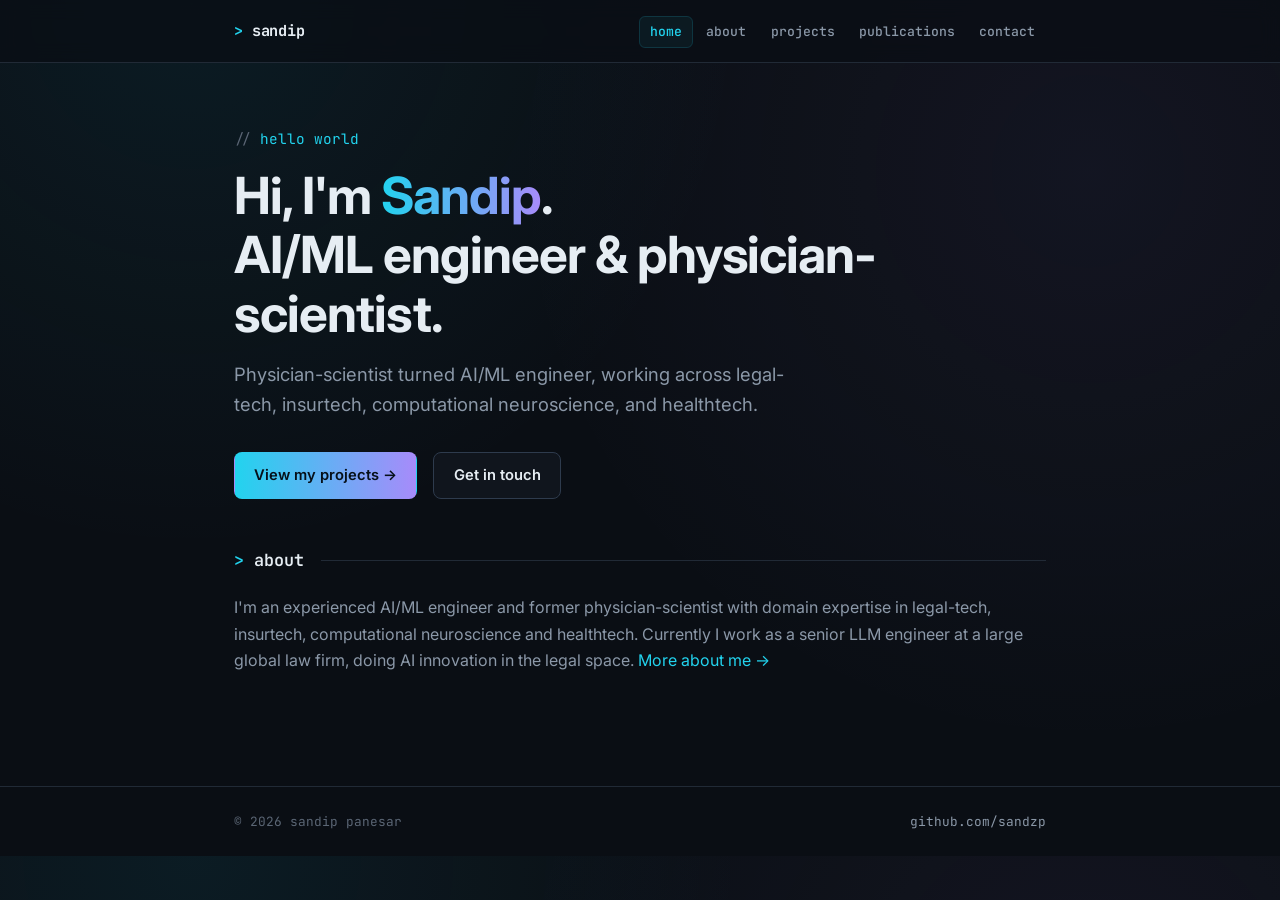
<file: index.html>
<!doctype html>
<html lang="en">
<head>
  <meta charset="utf-8" />
  <meta name="viewport" content="width=device-width, initial-scale=1" />
  <!-- Google tag (gtag.js) -->
  <script async src="https://www.googletagmanager.com/gtag/js?id=G-6E791XB782"></script>
  <script>
    window.dataLayer = window.dataLayer || [];
    function gtag(){dataLayer.push(arguments);}
    gtag('js', new Date());

    gtag('config', 'G-6E791XB782');
  </script>

  <title>Sandip Panesar</title>
  <meta name="description" content="Personal website of Sandip Panesar." />
  <link rel="preconnect" href="https://fonts.googleapis.com" />
  <link rel="preconnect" href="https://fonts.gstatic.com" crossorigin />
  <link
    href="https://fonts.googleapis.com/css2?family=Inter:wght@400;500;600;700&family=JetBrains+Mono:wght@400;500;700&display=swap"
    rel="stylesheet"
  />
  <link rel="stylesheet" href="css/style.css" />
</head>
<body>
  <header class="site-header">
    <div class="wrapper">
      <a class="site-title" href="index.html"><span class="prompt">&gt;</span> sandip<span class="cursor"></span></a>
      <nav class="site-nav">
        <ul>
          <li><a href="index.html">home</a></li>
          <li><a href="about.html">about</a></li>
          <li><a href="projects.html">projects</a></li>
          <li><a href="publications.html">publications</a></li>
          <li><a href="contact.html">contact</a></li>
        </ul>
      </nav>
    </div>
  </header>

  <main>
    <div class="wrapper">
      <section class="hero reveal">
        <p class="eyebrow">hello world</p>
        <h1>Hi, I'm <span class="gradient">Sandip</span>.<br />AI/ML engineer &amp; physician-scientist.</h1>
        <p class="tagline">
          Physician-scientist turned AI/ML engineer, working across legal-tech, insurtech,
          computational neuroscience, and healthtech.
        </p>
        <div class="actions">
          <a class="btn primary" href="projects.html">View my projects &rarr;</a>
          <a class="btn secondary" href="contact.html">Get in touch</a>
        </div>
      </section>

      <section class="intro reveal">
        <h2>about</h2>
        <div class="bio">
          <p>
            I'm an experienced AI/ML engineer and former physician-scientist with domain expertise in
            legal-tech, insurtech, computational neuroscience and healthtech. Currently I work as a senior
            LLM engineer at a large global law firm, doing AI innovation in the legal space.
            <a href="about.html">More about me &rarr;</a>
          </p>
        </div>
      </section>
    </div>
  </main>

  <footer class="site-footer">
    <div class="wrapper">
      <span>&copy; <span id="year"></span> sandip panesar</span>
      <span><a href="https://github.com/sandzp">github.com/sandzp</a></span>
    </div>
  </footer>

  <script src="js/main.js"></script>
  <script>
    document.getElementById("year").textContent = new Date().getFullYear();
  </script>
</body>
</html>
</file>
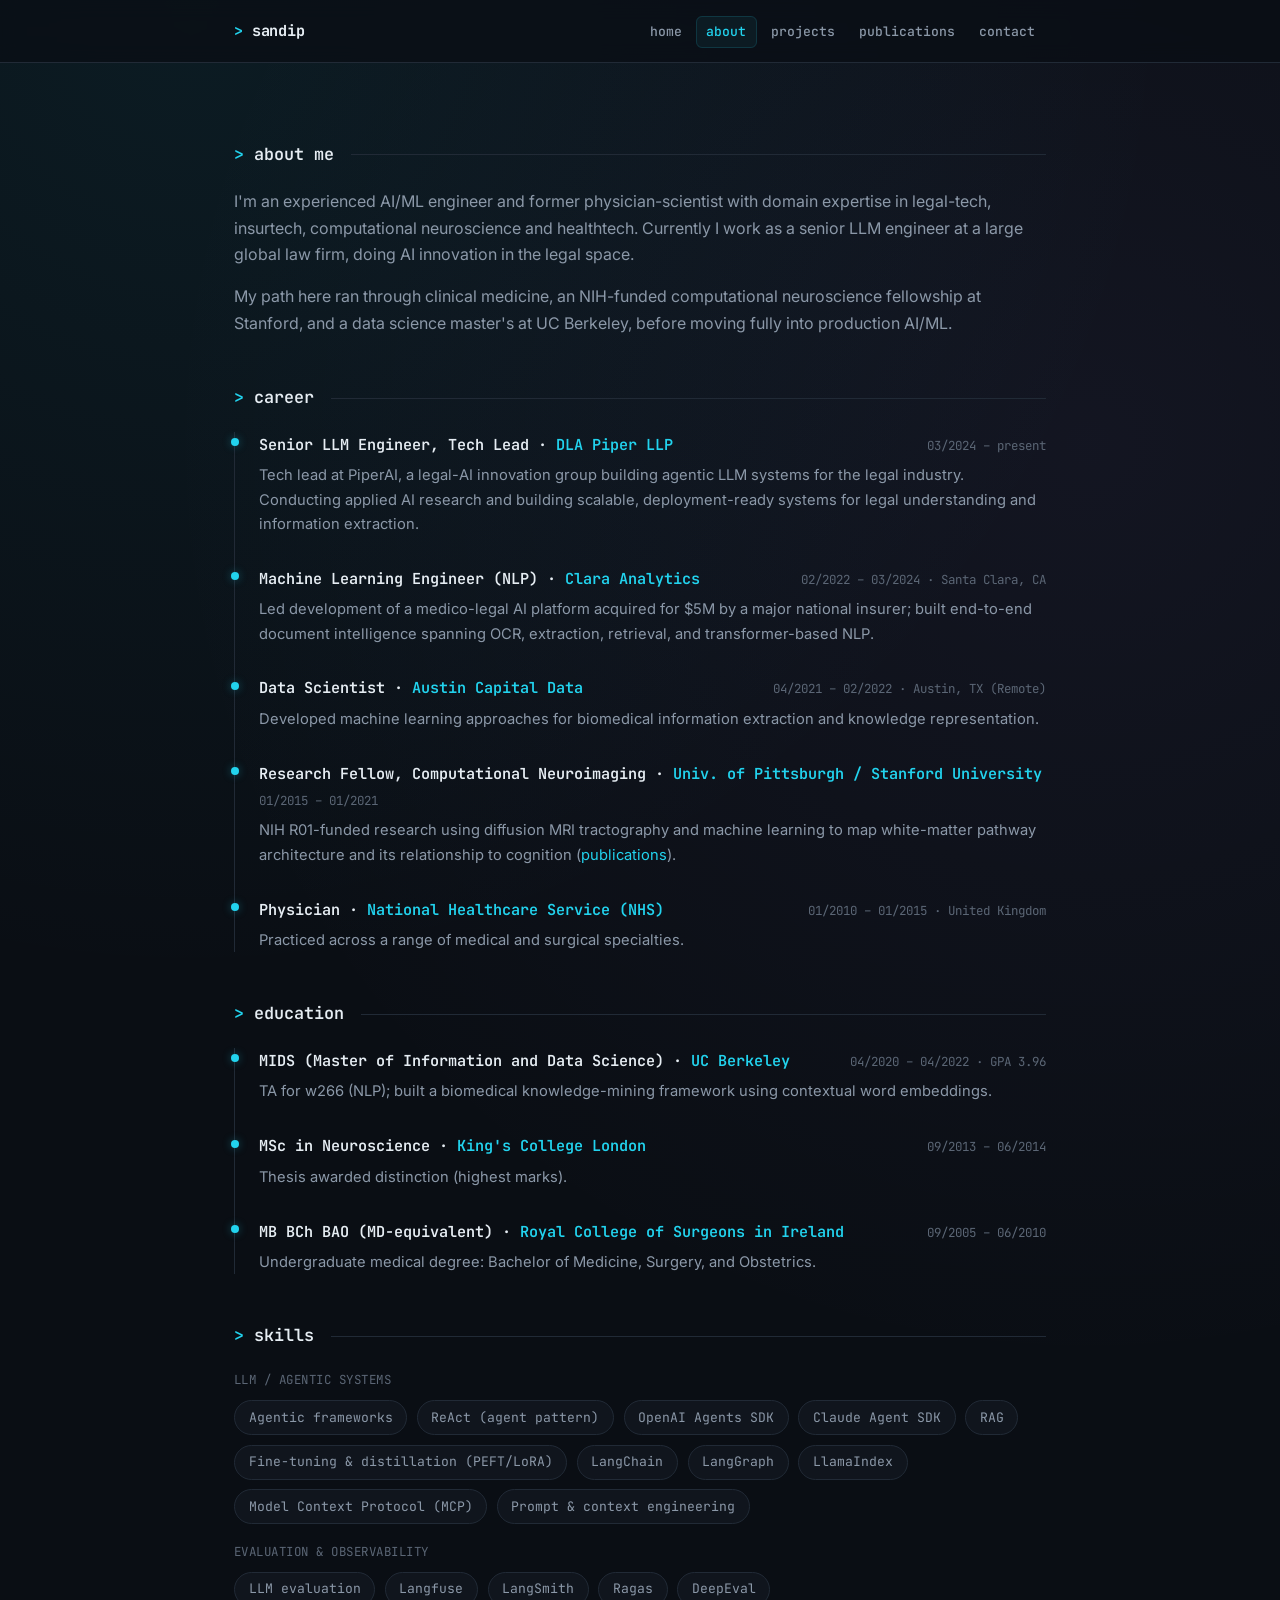
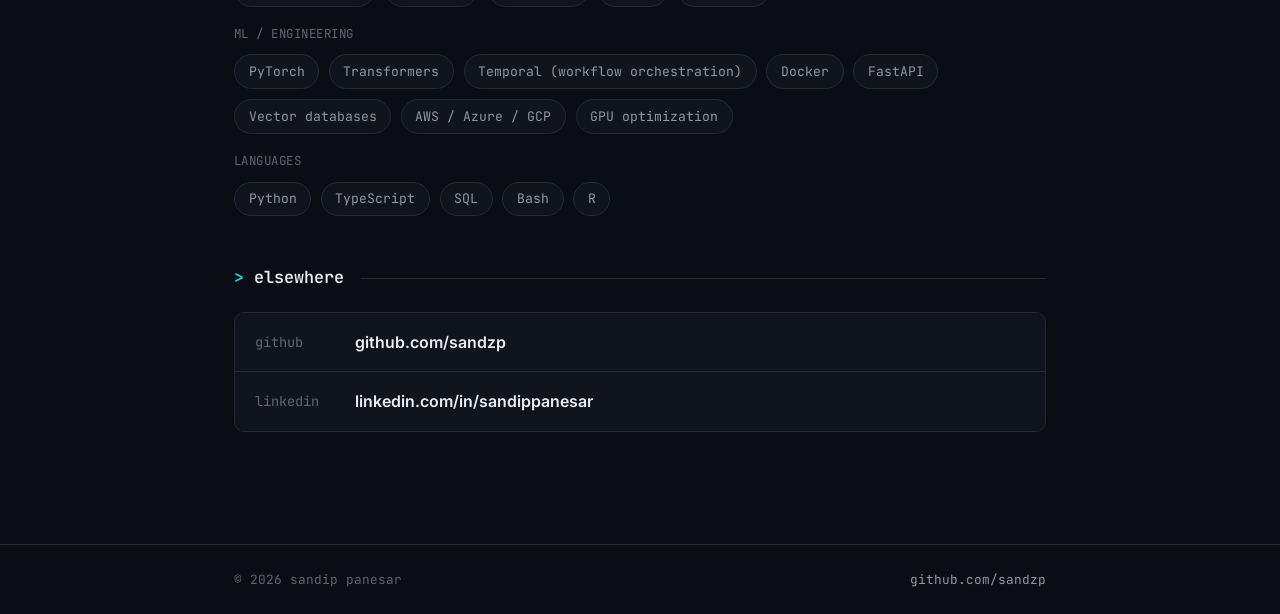
<file: about.html>
<!doctype html>
<html lang="en">
<head>
  <meta charset="utf-8" />
  <meta name="viewport" content="width=device-width, initial-scale=1" />
  <!-- Google tag (gtag.js) -->
  <script async src="https://www.googletagmanager.com/gtag/js?id=G-6E791XB782"></script>
  <script>
    window.dataLayer = window.dataLayer || [];
    function gtag(){dataLayer.push(arguments);}
    gtag('js', new Date());

    gtag('config', 'G-6E791XB782');
  </script>

  <title>About &middot; Sandip Panesar</title>
  <meta name="description" content="Sandip Panesar, AI/ML Engineer and Physician-Scientist." />
  <link rel="preconnect" href="https://fonts.googleapis.com" />
  <link rel="preconnect" href="https://fonts.gstatic.com" crossorigin />
  <link
    href="https://fonts.googleapis.com/css2?family=Inter:wght@400;500;600;700&family=JetBrains+Mono:wght@400;500;700&display=swap"
    rel="stylesheet"
  />
  <link rel="stylesheet" href="css/style.css" />
</head>
<body>
  <header class="site-header">
    <div class="wrapper">
      <a class="site-title" href="index.html"><span class="prompt">&gt;</span> sandip<span class="cursor"></span></a>
      <nav class="site-nav">
        <ul>
          <li><a href="index.html">home</a></li>
          <li><a href="about.html">about</a></li>
          <li><a href="projects.html">projects</a></li>
          <li><a href="publications.html">publications</a></li>
          <li><a href="contact.html">contact</a></li>
        </ul>
      </nav>
    </div>
  </header>

  <main>
    <div class="wrapper">
      <section class="reveal">
        <h2>about me</h2>
        <div class="bio">
          <p>
            I'm an experienced AI/ML engineer and former physician-scientist with domain expertise in
            legal-tech, insurtech, computational neuroscience and healthtech. Currently I work as a senior
            LLM engineer at a large global law firm, doing AI innovation in the legal space.
          </p>
          <p>
            My path here ran through clinical medicine, an NIH-funded computational neuroscience fellowship
            at Stanford, and a data science master's at UC Berkeley, before moving fully
            into production AI/ML.
          </p>
        </div>
      </section>

      <section class="reveal">
        <h2>career</h2>
        <ol class="timeline">
          <li class="timeline-item">
            <div class="timeline-header">
              <span class="timeline-role">Senior LLM Engineer, Tech Lead &middot; <span class="company">DLA Piper LLP</span></span>
              <span class="timeline-meta">03/2024 &ndash; present</span>
            </div>
            <p class="timeline-desc">
              Tech lead at PiperAI, a legal-AI innovation group building agentic LLM systems for the legal industry.
              Conducting applied AI research and building scalable, deployment-ready systems for legal understanding and information extraction.
            </p>
          </li>
          <li class="timeline-item">
            <div class="timeline-header">
              <span class="timeline-role">Machine Learning Engineer (NLP) &middot; <span class="company">Clara Analytics</span></span>
              <span class="timeline-meta">02/2022 &ndash; 03/2024 &middot; Santa Clara, CA</span>
            </div>
            <p class="timeline-desc">
              Led development of a medico-legal AI platform acquired for $5M by a major national insurer;
              built end-to-end document intelligence spanning OCR, extraction, retrieval, and transformer-based NLP.
            </p>
          </li>
          <li class="timeline-item">
            <div class="timeline-header">
              <span class="timeline-role">Data Scientist &middot; <span class="company">Austin Capital Data</span></span>
              <span class="timeline-meta">04/2021 &ndash; 02/2022 &middot; Austin, TX (Remote)</span>
            </div>
            <p class="timeline-desc">
              Developed machine learning approaches for biomedical information extraction and knowledge representation.
            </p>
          </li>
          <li class="timeline-item">
            <div class="timeline-header">
              <span class="timeline-role">Research Fellow, Computational Neuroimaging &middot; <span class="company">Univ. of Pittsburgh / Stanford University</span></span>
              <span class="timeline-meta">01/2015 &ndash; 01/2021</span>
            </div>
            <p class="timeline-desc">
              NIH R01-funded research using diffusion MRI tractography and machine learning to map white-matter
              pathway architecture and its relationship to cognition
              (<a href="publications.html">publications</a>).
            </p>
          </li>
          <li class="timeline-item">
            <div class="timeline-header">
              <span class="timeline-role">Physician &middot; <span class="company">National Healthcare Service (NHS)</span></span>
              <span class="timeline-meta">01/2010 &ndash; 01/2015 &middot; United Kingdom</span>
            </div>
            <p class="timeline-desc">Practiced across a range of medical and surgical specialties.</p>
          </li>
        </ol>
      </section>

      <section class="reveal">
        <h2>education</h2>
        <ol class="timeline">
          <li class="timeline-item">
            <div class="timeline-header">
              <span class="timeline-role">MIDS (Master of Information and Data Science) &middot; <span class="company">UC Berkeley</span></span>
              <span class="timeline-meta">04/2020 &ndash; 04/2022 &middot; GPA 3.96</span>
            </div>
            <p class="timeline-desc">TA for w266 (NLP); built a biomedical knowledge-mining framework using contextual word embeddings.</p>
          </li>
          <li class="timeline-item">
            <div class="timeline-header">
              <span class="timeline-role">MSc in Neuroscience &middot; <span class="company">King's College London</span></span>
              <span class="timeline-meta">09/2013 &ndash; 06/2014</span>
            </div>
            <p class="timeline-desc">Thesis awarded distinction (highest marks).</p>
          </li>
          <li class="timeline-item">
            <div class="timeline-header">
              <span class="timeline-role">MB BCh BAO (MD-equivalent) &middot; <span class="company">Royal College of Surgeons in Ireland</span></span>
              <span class="timeline-meta">09/2005 &ndash; 06/2010</span>
            </div>
            <p class="timeline-desc">Undergraduate medical degree: Bachelor of Medicine, Surgery, and Obstetrics.</p>
          </li>
        </ol>
      </section>

      <section class="reveal">
        <h2>skills</h2>

        <div class="skill-group">
          <span class="group-label">LLM / Agentic Systems</span>
          <ul class="tag-list">
            <li>Agentic frameworks</li>
            <li>ReAct (agent pattern)</li>
            <li>OpenAI Agents SDK</li>
            <li>Claude Agent SDK</li>
            <li>RAG</li>
            <li>Fine-tuning &amp; distillation (PEFT/LoRA)</li>
            <li>LangChain</li>
            <li>LangGraph</li>
            <li>LlamaIndex</li>
            <li>Model Context Protocol (MCP)</li>
            <li>Prompt &amp; context engineering</li>
          </ul>
        </div>

        <div class="skill-group">
          <span class="group-label">Evaluation &amp; Observability</span>
          <ul class="tag-list">
            <li>LLM evaluation</li>
            <li>Langfuse</li>
            <li>LangSmith</li>
            <li>Ragas</li>
            <li>DeepEval</li>
          </ul>
        </div>

        <div class="skill-group">
          <span class="group-label">ML / Engineering</span>
          <ul class="tag-list">
            <li>PyTorch</li>
            <li>Transformers</li>
            <li>Temporal (workflow orchestration)</li>
            <li>Docker</li>
            <li>FastAPI</li>
            <li>Vector databases</li>
            <li>AWS / Azure / GCP</li>
            <li>GPU optimization</li>
          </ul>
        </div>

        <div class="skill-group">
          <span class="group-label">Languages</span>
          <ul class="tag-list">
            <li>Python</li>
            <li>TypeScript</li>
            <li>SQL</li>
            <li>Bash</li>
            <li>R</li>
          </ul>
        </div>
      </section>

      <section class="reveal">
        <h2>elsewhere</h2>
        <ul class="contact-list">
          <li><span class="label">github</span> <a href="https://github.com/sandzp">github.com/sandzp</a></li>
          <li><span class="label">linkedin</span> <a href="https://linkedin.com/in/sandippanesar">linkedin.com/in/sandippanesar</a></li>
        </ul>
      </section>
    </div>
  </main>

  <footer class="site-footer">
    <div class="wrapper">
      <span>&copy; <span id="year"></span> sandip panesar</span>
      <span><a href="https://github.com/sandzp">github.com/sandzp</a></span>
    </div>
  </footer>

  <script src="js/main.js"></script>
  <script>
    document.getElementById("year").textContent = new Date().getFullYear();
  </script>
</body>
</html>
</file>
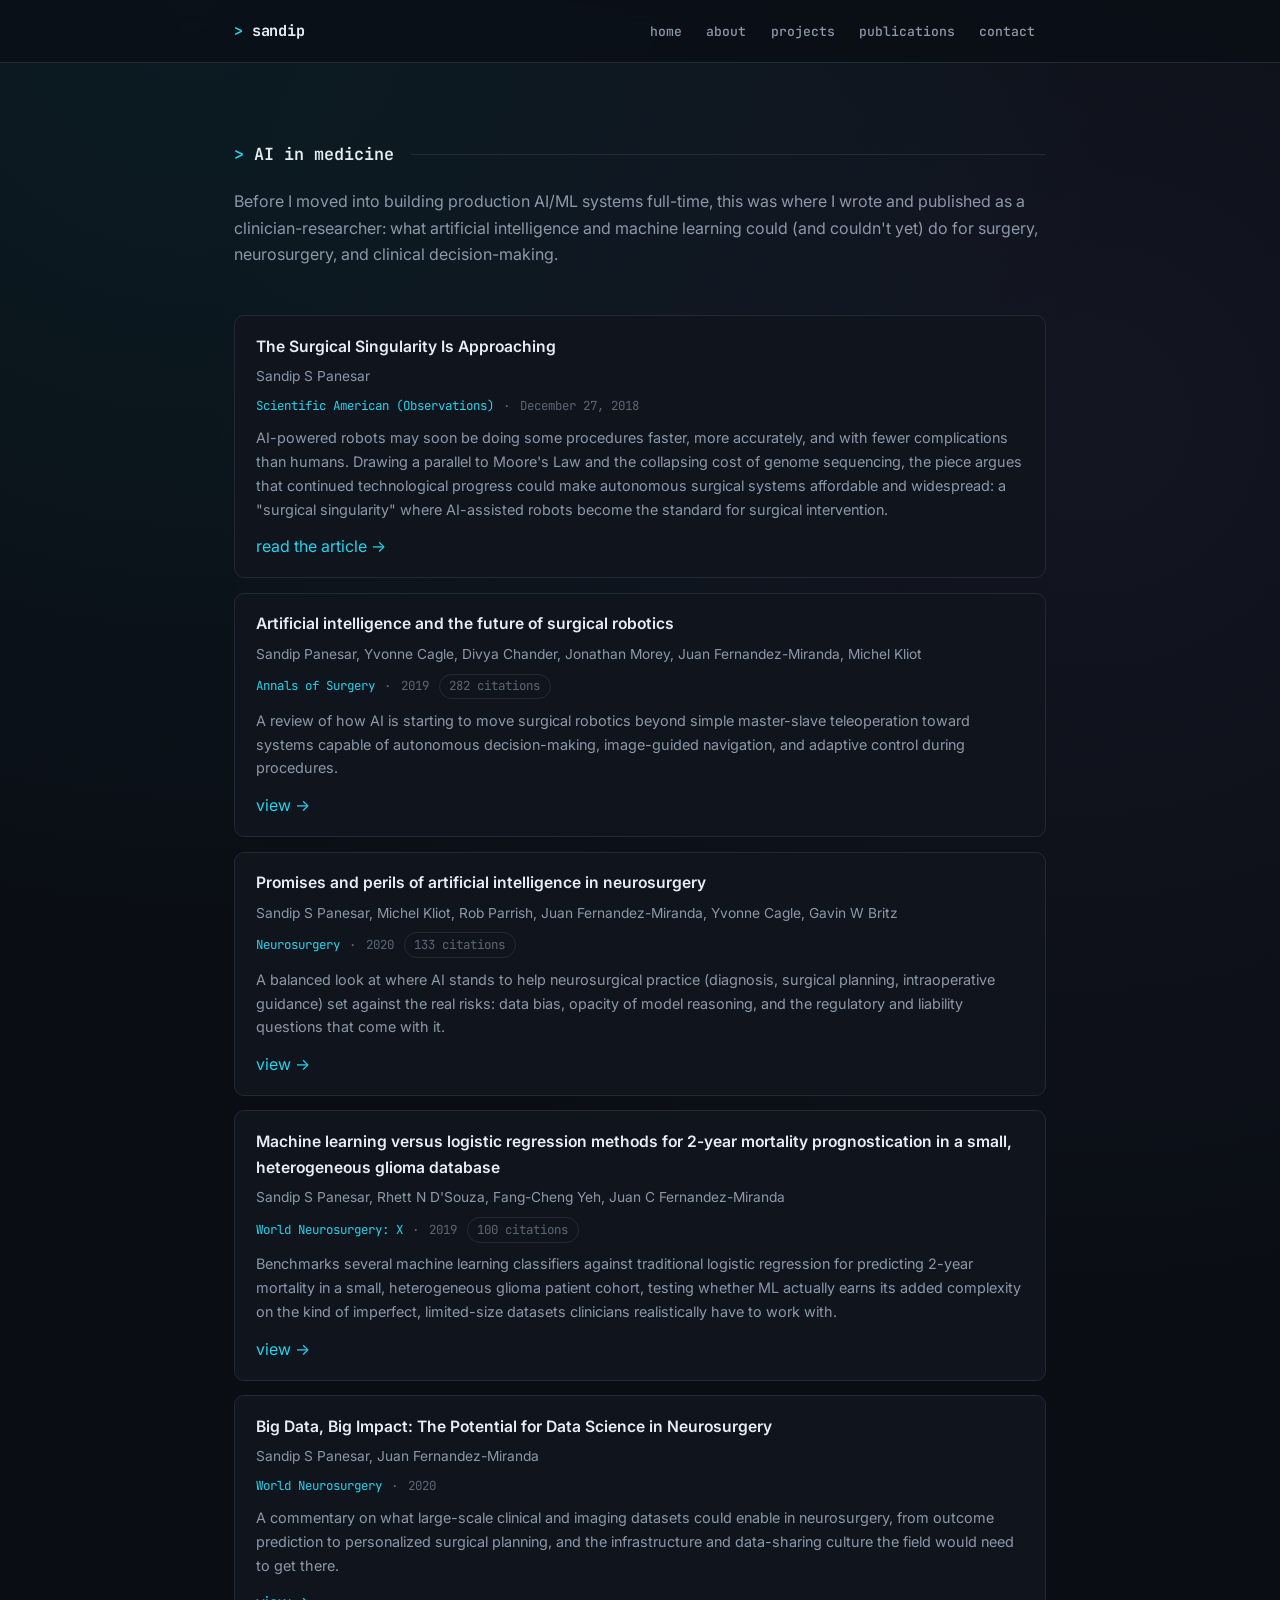
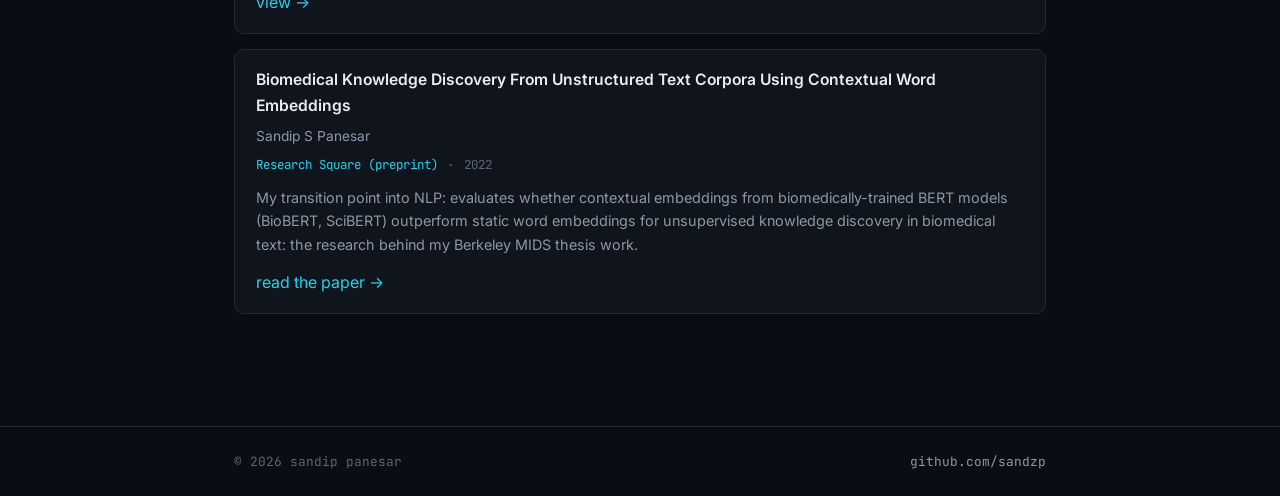
<file: ai-in-medicine.html>
<!doctype html>
<html lang="en">
<head>
  <meta charset="utf-8" />
  <meta name="viewport" content="width=device-width, initial-scale=1" />
  <!-- Google tag (gtag.js) -->
  <script async src="https://www.googletagmanager.com/gtag/js?id=G-6E791XB782"></script>
  <script>
    window.dataLayer = window.dataLayer || [];
    function gtag(){dataLayer.push(arguments);}
    gtag('js', new Date());

    gtag('config', 'G-6E791XB782');
  </script>

  <title>AI in Medicine &middot; Sandip Panesar</title>
  <meta name="description" content="Sandip Panesar's research and writing on artificial intelligence in surgery, neurosurgery, and healthcare." />
  <link rel="preconnect" href="https://fonts.googleapis.com" />
  <link rel="preconnect" href="https://fonts.gstatic.com" crossorigin />
  <link
    href="https://fonts.googleapis.com/css2?family=Inter:wght@400;500;600;700&family=JetBrains+Mono:wght@400;500;700&display=swap"
    rel="stylesheet"
  />
  <link rel="stylesheet" href="css/style.css" />
</head>
<body>
  <header class="site-header">
    <div class="wrapper">
      <a class="site-title" href="index.html"><span class="prompt">&gt;</span> sandip<span class="cursor"></span></a>
      <nav class="site-nav">
        <ul>
          <li><a href="index.html">home</a></li>
          <li><a href="about.html">about</a></li>
          <li><a href="projects.html">projects</a></li>
          <li><a href="publications.html">publications</a></li>
          <li><a href="contact.html">contact</a></li>
        </ul>
      </nav>
    </div>
  </header>

  <main>
    <div class="wrapper">
      <section class="reveal">
        <h2>AI in medicine</h2>
        <p style="color: var(--text-muted);">
          Before I moved into building production AI/ML systems full-time, this was where I wrote and
          published as a clinician-researcher: what artificial intelligence and machine learning could
          (and couldn't yet) do for surgery, neurosurgery, and clinical decision-making.
        </p>
      </section>

      <section class="reveal">
        <ul class="pub-list">
          <li class="pub-item">
            <div class="pub-title">
              <span class="pub-title-text">The Surgical Singularity Is Approaching</span>
            </div>
            <p class="pub-authors">Sandip S Panesar</p>
            <div class="pub-meta">
              <span class="venue">Scientific American (Observations)</span><span>&middot;</span><span>December 27, 2018</span>
            </div>
            <p class="pub-desc">
              AI-powered robots may soon be doing some procedures faster, more accurately, and with fewer
              complications than humans. Drawing a parallel to Moore's Law and the collapsing cost of
              genome sequencing, the piece argues that continued technological progress could make
              autonomous surgical systems affordable and widespread: a "surgical singularity" where
              AI-assisted robots become the standard for surgical intervention.
            </p>
            <div class="links" style="margin-top: 0.75rem;">
              <a href="https://www.scientificamerican.com/blog/observations/the-surgical-singularity-is-approaching/" target="_blank" rel="noopener">read the article &rarr;</a>
            </div>
          </li>

          <li class="pub-item">
            <div class="pub-title">
              <span class="pub-title-text">Artificial intelligence and the future of surgical robotics</span>
            </div>
            <p class="pub-authors">Sandip Panesar, Yvonne Cagle, Divya Chander, Jonathan Morey, Juan Fernandez-Miranda, Michel Kliot</p>
            <div class="pub-meta">
              <span class="venue">Annals of Surgery</span><span>&middot;</span><span>2019</span><span class="citations">282 citations</span>
            </div>
            <p class="pub-desc">
              A review of how AI is starting to move surgical robotics beyond simple master-slave
              teleoperation toward systems capable of autonomous decision-making, image-guided navigation,
              and adaptive control during procedures.
            </p>
            <div class="links" style="margin-top: 0.75rem;">
              <a href="https://doi.org/10.1097/sla.0000000000003262" target="_blank" rel="noopener">view &rarr;</a>
            </div>
          </li>

          <li class="pub-item">
            <div class="pub-title">
              <span class="pub-title-text">Promises and perils of artificial intelligence in neurosurgery</span>
            </div>
            <p class="pub-authors">Sandip S Panesar, Michel Kliot, Rob Parrish, Juan Fernandez-Miranda, Yvonne Cagle, Gavin W Britz</p>
            <div class="pub-meta">
              <span class="venue">Neurosurgery</span><span>&middot;</span><span>2020</span><span class="citations">133 citations</span>
            </div>
            <p class="pub-desc">
              A balanced look at where AI stands to help neurosurgical practice (diagnosis, surgical
              planning, intraoperative guidance) set against the real risks: data bias, opacity of
              model reasoning, and the regulatory and liability questions that come with it.
            </p>
            <div class="links" style="margin-top: 0.75rem;">
              <a href="https://doi.org/10.1093/neuros/nyz471" target="_blank" rel="noopener">view &rarr;</a>
            </div>
          </li>

          <li class="pub-item">
            <div class="pub-title">
              <span class="pub-title-text">Machine learning versus logistic regression methods for 2-year mortality prognostication in a small, heterogeneous glioma database</span>
            </div>
            <p class="pub-authors">Sandip S Panesar, Rhett N D'Souza, Fang-Cheng Yeh, Juan C Fernandez-Miranda</p>
            <div class="pub-meta">
              <span class="venue">World Neurosurgery: X</span><span>&middot;</span><span>2019</span><span class="citations">100 citations</span>
            </div>
            <p class="pub-desc">
              Benchmarks several machine learning classifiers against traditional logistic regression for
              predicting 2-year mortality in a small, heterogeneous glioma patient cohort, testing
              whether ML actually earns its added complexity on the kind of imperfect, limited-size
              datasets clinicians realistically have to work with.
            </p>
            <div class="links" style="margin-top: 0.75rem;">
              <a href="https://doi.org/10.1016/j.wnsx.2019.100012" target="_blank" rel="noopener">view &rarr;</a>
            </div>
          </li>

          <li class="pub-item">
            <div class="pub-title">
              <span class="pub-title-text">Big Data, Big Impact: The Potential for Data Science in Neurosurgery</span>
            </div>
            <p class="pub-authors">Sandip S Panesar, Juan Fernandez-Miranda</p>
            <div class="pub-meta">
              <span class="venue">World Neurosurgery</span><span>&middot;</span><span>2020</span>
            </div>
            <p class="pub-desc">
              A commentary on what large-scale clinical and imaging datasets could enable in neurosurgery,
              from outcome prediction to personalized surgical planning, and the infrastructure and
              data-sharing culture the field would need to get there.
            </p>
            <div class="links" style="margin-top: 0.75rem;">
              <a href="https://doi.org/10.1016/j.wneu.2020.03.182" target="_blank" rel="noopener">view &rarr;</a>
            </div>
          </li>

          <li class="pub-item">
            <div class="pub-title">
              <span class="pub-title-text">Biomedical Knowledge Discovery From Unstructured Text Corpora Using Contextual Word Embeddings</span>
            </div>
            <p class="pub-authors">Sandip S Panesar</p>
            <div class="pub-meta">
              <span class="venue">Research Square (preprint)</span><span>&middot;</span><span>2022</span>
            </div>
            <p class="pub-desc">
              My transition point into NLP: evaluates whether contextual embeddings from biomedically-trained
              BERT models (BioBERT, SciBERT) outperform static word embeddings for unsupervised knowledge
              discovery in biomedical text: the research behind my Berkeley MIDS thesis work.
            </p>
            <div class="links" style="margin-top: 0.75rem;">
              <a href="https://assets-eu.researchsquare.com/files/rs-2286334/v1_covered.pdf" target="_blank" rel="noopener">read the paper &rarr;</a>
            </div>
          </li>
        </ul>
      </section>
    </div>
  </main>

  <footer class="site-footer">
    <div class="wrapper">
      <span>&copy; <span id="year"></span> sandip panesar</span>
      <span><a href="https://github.com/sandzp">github.com/sandzp</a></span>
    </div>
  </footer>

  <script src="js/main.js"></script>
  <script>
    document.getElementById("year").textContent = new Date().getFullYear();
  </script>
</body>
</html>
</file>
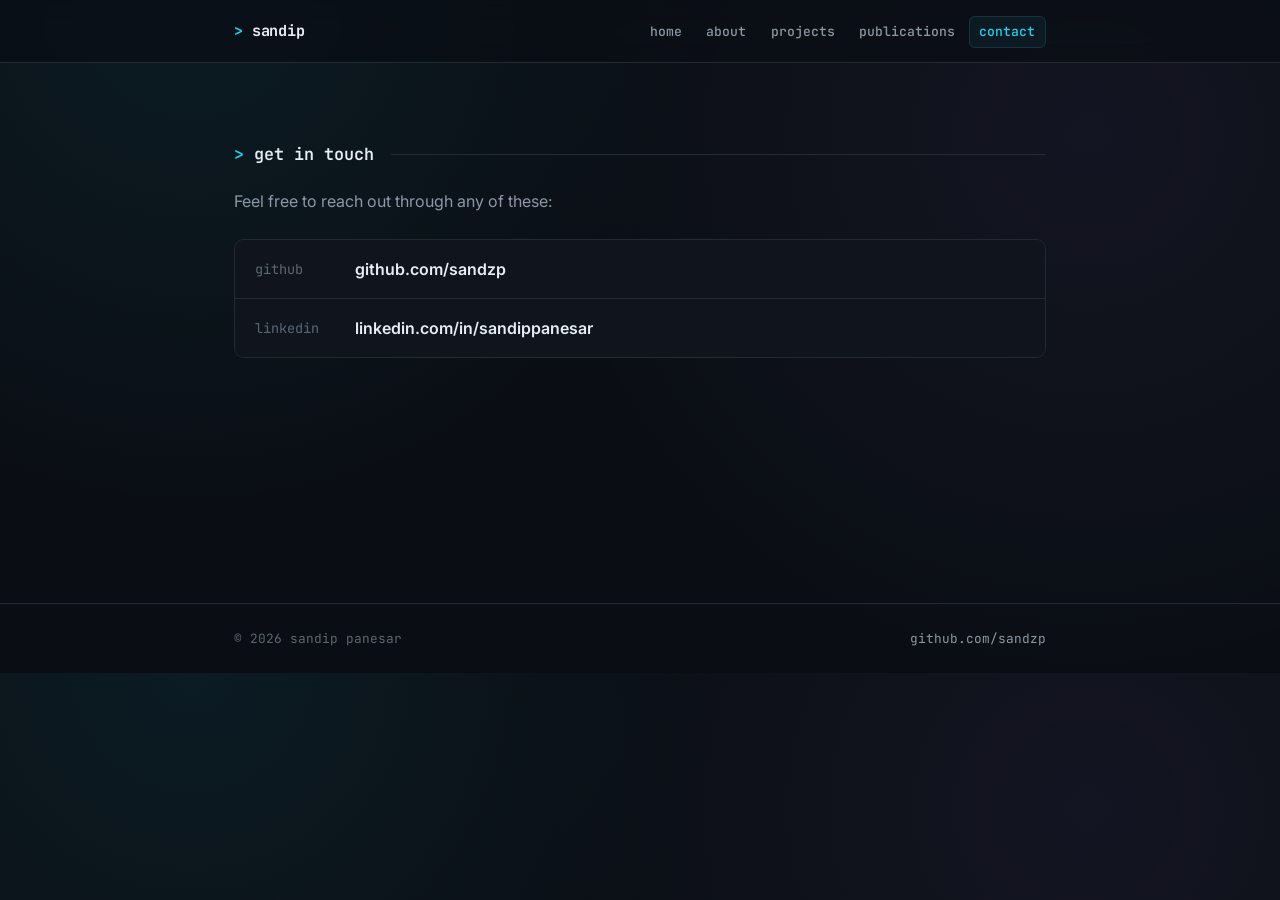
<file: contact.html>
<!doctype html>
<html lang="en">
<head>
  <meta charset="utf-8" />
  <meta name="viewport" content="width=device-width, initial-scale=1" />
  <!-- Google tag (gtag.js) -->
  <script async src="https://www.googletagmanager.com/gtag/js?id=G-6E791XB782"></script>
  <script>
    window.dataLayer = window.dataLayer || [];
    function gtag(){dataLayer.push(arguments);}
    gtag('js', new Date());

    gtag('config', 'G-6E791XB782');
  </script>

  <title>Contact &middot; Sandip Panesar</title>
  <meta name="description" content="Get in touch with Sandip Panesar." />
  <link rel="preconnect" href="https://fonts.googleapis.com" />
  <link rel="preconnect" href="https://fonts.gstatic.com" crossorigin />
  <link
    href="https://fonts.googleapis.com/css2?family=Inter:wght@400;500;600;700&family=JetBrains+Mono:wght@400;500;700&display=swap"
    rel="stylesheet"
  />
  <link rel="stylesheet" href="css/style.css" />
</head>
<body>
  <header class="site-header">
    <div class="wrapper">
      <a class="site-title" href="index.html"><span class="prompt">&gt;</span> sandip<span class="cursor"></span></a>
      <nav class="site-nav">
        <ul>
          <li><a href="index.html">home</a></li>
          <li><a href="about.html">about</a></li>
          <li><a href="projects.html">projects</a></li>
          <li><a href="publications.html">publications</a></li>
          <li><a href="contact.html">contact</a></li>
        </ul>
      </nav>
    </div>
  </header>

  <main>
    <div class="wrapper">
      <section class="reveal">
        <h2>get in touch</h2>
        <p style="color: var(--text-muted); margin-bottom: 1.5rem;">Feel free to reach out through any of these:</p>
        <ul class="contact-list">
          <li><span class="label">github</span> <a href="https://github.com/sandzp">github.com/sandzp</a></li>
          <li><span class="label">linkedin</span> <a href="https://linkedin.com/in/sandippanesar">linkedin.com/in/sandippanesar</a></li>
        </ul>
      </section>
    </div>
  </main>

  <footer class="site-footer">
    <div class="wrapper">
      <span>&copy; <span id="year"></span> sandip panesar</span>
      <span><a href="https://github.com/sandzp">github.com/sandzp</a></span>
    </div>
  </footer>

  <script src="js/main.js"></script>
  <script>
    document.getElementById("year").textContent = new Date().getFullYear();
  </script>
</body>
</html>
</file>
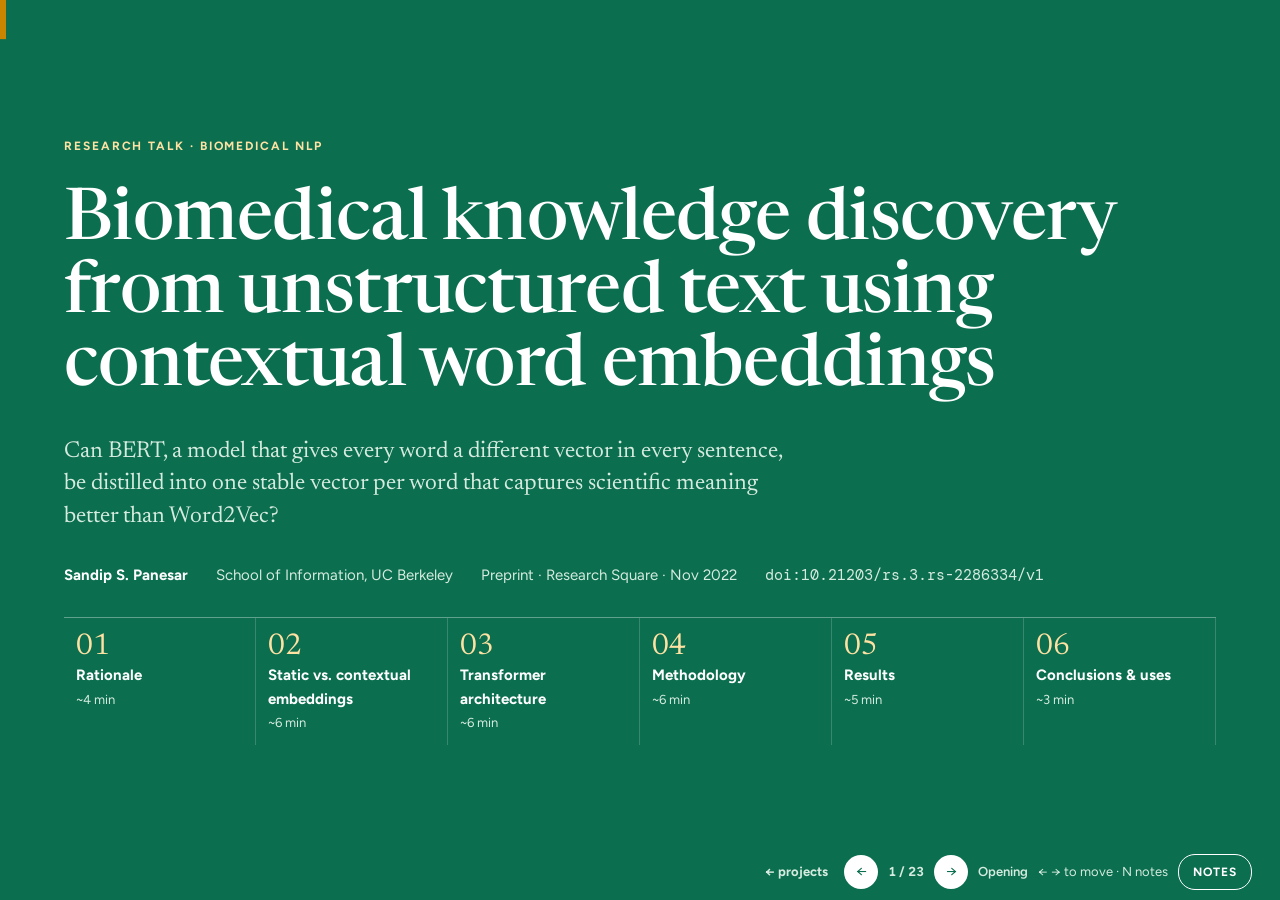
<file: knowledge-discovery-presentation.html>
<!doctype html>
<html lang="en">
<head>
  <meta charset="utf-8" />
  <meta name="viewport" content="width=device-width, initial-scale=1, viewport-fit=cover" />
  <!-- Google tag (gtag.js) -->
  <script async src="https://www.googletagmanager.com/gtag/js?id=G-6E791XB782"></script>
  <script>
    window.dataLayer = window.dataLayer || [];
    function gtag(){dataLayer.push(arguments);}
    gtag('js', new Date());

    gtag('config', 'G-6E791XB782');
  </script>

  <title>Biomedical Knowledge Discovery: Presentation &middot; Sandip Panesar</title>
  <meta name="description" content="A 30-minute talk on distilling BioBERT and SciBERT into static-equivalent word embeddings for biomedical knowledge discovery from unstructured text." />
<link rel="preconnect" href="https://fonts.googleapis.com">
<link rel="preconnect" href="https://fonts.gstatic.com" crossorigin>
<link rel="stylesheet" href="https://fonts.googleapis.com/css2?family=Newsreader:ital,opsz,wght@0,6..72,500;0,6..72,600;1,6..72,500&family=Figtree:ital,wght@0,400;0,500;0,600;0,700;1,400&family=DM+Mono:wght@400;500&display=swap">
<style>
/* Deliberate single light look: journal white, emerald ink, amber second voice. */
:root{
  color-scheme:light;
  --bg:#FFFFFF; --surface:#F1F6F2; --ink:#0F1A14; --muted:#4A5A51; --faint:#86948C; --rule:#D2DDD5;
  --accent:#0B6E4F; --accent-soft:#E2F0E8; --bio:#0B6E4F; --sci:#C98500; --static:#9AA69F; --warm:#C2410C;
  --display:"Newsreader", "Iowan Old Style", Georgia, serif;
  --body:"Figtree", "Segoe UI", "Helvetica Neue", Arial, sans-serif;
  --mono:"DM Mono", ui-monospace, Menlo, monospace;
}
html,body{height:100%}
body{margin:0;background:var(--bg);color:var(--ink);font-family:var(--body);font-size:17px;line-height:1.55;overflow:hidden}
*{box-sizing:border-box}

.deck{position:relative;height:100%}
.slide{position:absolute;inset:0;display:flex;flex-direction:column;padding-block:clamp(24px,6vh,64px) 72px;padding-inline:clamp(16px,5vw,80px);overflow-y:auto;opacity:0;visibility:hidden;transform:translateX(24px);transition:opacity .4s ease,transform .4s ease,visibility 0s linear .4s;background:var(--bg)}
.slide.active{opacity:1;visibility:visible;transform:none;transition:opacity .4s ease,transform .4s ease}
.slide-inner{width:100%;max-width:1240px;margin:auto;display:grid;grid-template-columns:minmax(0,5fr) minmax(0,8fr);gap:clamp(24px,4vw,64px);align-items:start}
.slide-inner>.head{display:flex;flex-direction:column;gap:18px;border-top:6px solid var(--accent);padding-top:18px;position:sticky;top:0}
.slide-inner>.body{display:flex;flex-direction:column;gap:clamp(14px,2.4vh,26px);min-width:0}
.slide.wide .slide-inner{grid-template-columns:minmax(0,1fr);gap:clamp(16px,3vh,32px)}
.slide.wide .slide-inner>.head{position:static;display:grid;grid-template-columns:auto 1fr;column-gap:28px;align-items:end}
.slide.wide .head .eyebrow{grid-column:1/-1}
.slide.wide h2{grid-column:1/-1;max-width:28ch}
@media (max-width:860px){
  .slide-inner{grid-template-columns:minmax(0,1fr)}
  .slide-inner>.head{position:static}
}

.eyebrow{font-family:var(--body);font-size:12px;font-weight:700;letter-spacing:.16em;text-transform:uppercase;color:var(--accent);display:flex;flex-wrap:wrap;gap:4px 10px;align-items:baseline}
.eyebrow span.sec{color:var(--muted);font-weight:500;letter-spacing:.1em}
h1,h2,h3{margin:0;text-wrap:balance}
h1,h2{font-family:var(--display);font-weight:600;letter-spacing:-.01em}
h1{font-size:clamp(36px,5.6vw,76px);line-height:1.02;font-weight:500}
h2{font-size:clamp(28px,3.4vw,46px);line-height:1.08}
h3{font-family:var(--body);font-size:clamp(17px,1.5vw,20px);line-height:1.3;font-weight:700}
p{margin:0;max-width:65ch}
.lede{font-family:var(--display);font-size:clamp(19px,1.8vw,24px);line-height:1.4;color:var(--muted);max-width:56ch}
.small{font-size:14px;color:var(--muted)}
.mono{font-family:var(--mono)}
.small.mono{font-family:var(--body);font-size:11px;font-weight:700;letter-spacing:.12em;text-transform:uppercase;color:var(--accent)}
em.key{font-style:italic;color:var(--accent);font-weight:600}

.cols{display:grid;grid-template-columns:repeat(auto-fit,minmax(min(100%,240px),1fr));gap:clamp(16px,2.4vw,32px);align-items:start}
.cols.c2{grid-template-columns:repeat(auto-fit,minmax(min(100%,340px),1fr))}
.block{display:flex;flex-direction:column;gap:8px}
.block h3{display:flex;gap:10px;align-items:baseline}
.block p{color:var(--muted)}
ul.clean{margin:0;padding:0;list-style:none;display:flex;flex-direction:column;gap:14px}
ul.clean li{padding-left:24px;position:relative;max-width:62ch}
ul.clean li::before{content:"";position:absolute;left:0;top:.55em;width:9px;height:9px;background:var(--sci);transform:rotate(45deg)}
ol.steps{margin:0;padding:0;list-style:none;counter-reset:s;display:flex;flex-direction:column;gap:0}
ol.steps li{counter-increment:s;display:grid;grid-template-columns:56px 1fr;gap:12px;align-items:baseline;max-width:74ch;padding-block:12px;border-bottom:1px solid var(--rule)}
ol.steps li::before{content:counter(s);font-family:var(--display);font-size:34px;line-height:1;color:var(--accent);font-weight:500}

.panel{background:var(--surface);border-radius:0;padding:clamp(16px,2vw,26px)}
.quote{font-family:var(--display);font-size:clamp(20px,2vw,27px);line-height:1.35;max-width:58ch;padding:22px 26px;background:var(--accent);color:#FFFFFF}
.quote b{color:#FFE2A3}
.stat{display:flex;flex-direction:column;gap:4px;border-left:2px solid var(--sci);padding-left:14px}
.stat b{font-family:var(--display);font-size:clamp(34px,4vw,54px);font-weight:500;line-height:1;font-variant-numeric:tabular-nums;color:var(--accent)}
.stat span{font-size:14px;color:var(--muted)}
.stats{display:grid;grid-template-columns:repeat(auto-fit,minmax(160px,1fr));gap:24px}

.vec{font-family:var(--mono);font-size:14px;background:var(--accent-soft);color:var(--accent);padding:1px 6px;white-space:nowrap}
.formula{font-family:var(--mono);font-size:clamp(14px,1.3vw,17px);background:var(--surface);border-left:4px solid var(--accent);padding:14px 18px;overflow-x:auto;white-space:pre;line-height:1.7}
.tok{display:inline-block;font-family:var(--mono);font-size:14px;border:1.5px solid var(--rule);background:var(--bg);padding:3px 8px;margin:3px 2px}
.tok.sub{border-color:var(--warm);color:var(--warm)}
.tok.hit{border-color:var(--accent);color:var(--accent);font-weight:500}

figure{margin:0;display:flex;flex-direction:column;gap:10px}
figure svg{width:100%;height:auto;max-width:100%;display:block}
figcaption{font-size:14px;color:var(--muted);max-width:75ch;font-style:italic}
.figwrap{overflow-x:auto}

table.data{border-collapse:collapse;font-variant-numeric:tabular-nums;font-size:16px;width:100%}
table.data th,table.data td{padding:8px 12px;text-align:right;border-bottom:1px solid var(--rule)}
table.data th:first-child,table.data td:first-child{text-align:left}
table.data thead th{font-size:11px;letter-spacing:.12em;text-transform:uppercase;color:var(--muted);font-weight:700;border-bottom:2px solid var(--ink)}
table.data td.best{color:var(--accent);font-weight:700;background:var(--accent-soft)}
.tablewrap{overflow-x:auto}

.legend{display:flex;flex-wrap:wrap;gap:18px;font-size:14px;color:var(--muted)}
.legend i{display:inline-block;width:11px;height:11px;border-radius:50%;margin-right:6px;vertical-align:-1px}

/* title slides: full emerald ground */
.slide.title-slide{background:var(--accent);color:#FFFFFF}
.title-slide .slide-inner{display:flex;flex-direction:column;align-items:stretch;gap:clamp(18px,3.4vh,34px)}
.title-slide .eyebrow{color:#FFE2A3}
.title-slide .lede{color:#D6EBDF}
.title-slide .small,.title-slide .block p{color:#D6EBDF}
.title-slide .small.mono{color:#FFE2A3}
.title-slide a{color:#FFFFFF}
.title-meta{display:flex;flex-wrap:wrap;gap:8px 28px;font-size:15px;color:#D6EBDF}
.title-meta b{color:#FFFFFF;font-weight:700}
.agenda{display:grid;grid-template-columns:repeat(auto-fit,minmax(min(100%,160px),1fr));gap:0;border-top:1px solid rgba(255,255,255,.35)}
.agenda button{all:unset;cursor:pointer;display:flex;flex-direction:column;gap:2px;padding:14px 12px 12px;border-right:1px solid rgba(255,255,255,.18)}
.agenda button:hover,.agenda button:focus-visible{background:rgba(255,255,255,.1)}
.agenda button:focus-visible{outline:2px solid #FFE2A3}
.agenda .n{font-family:var(--display);font-size:30px;line-height:1;color:#FFE2A3}
.agenda .t{font-size:15px;font-weight:700;color:#FFFFFF}
.agenda .m{font-size:13px;color:#D6EBDF}

/* chrome */
.bar{position:fixed;right:0;bottom:0;display:flex;align-items:center;gap:10px;padding:10px clamp(16px,3vw,28px) calc(10px + env(safe-area-inset-bottom,0px));font-size:13px;color:var(--muted);z-index:5}
.bar .sec{white-space:nowrap;overflow:hidden;text-overflow:ellipsis;max-width:40vw;font-weight:600}
.bar button{all:unset;cursor:pointer;width:34px;height:34px;display:grid;place-items:center;border-radius:50%;background:var(--ink);color:#FFFFFF;font-size:15px}
.bar #notesbtn{width:auto;padding:0 14px;border-radius:17px;background:transparent;color:var(--ink);border:1.5px solid var(--ink);font-weight:700;font-size:12px;letter-spacing:.08em;text-transform:uppercase}
.bar button:hover{background:var(--accent);color:#FFFFFF;border-color:var(--accent)}
.bar button:focus-visible{outline:2px solid var(--sci);outline-offset:2px}
.bar .count{font-variant-numeric:tabular-nums;font-weight:700;color:var(--ink)}
body.on-title .bar,body.on-title .bar .count{color:#D6EBDF}
body.on-title .bar button{background:#FFFFFF;color:var(--accent)}
body.on-title .bar #notesbtn{background:transparent;color:#FFFFFF;border-color:#FFFFFF}
.progress{position:fixed;left:0;top:env(safe-area-inset-top,0px);bottom:0;width:6px;background:var(--sci);transform-origin:top;transition:transform .35s ease;z-index:6}
.notes{position:fixed;left:6px;right:0;bottom:54px;max-height:36vh;overflow-y:auto;background:var(--ink);color:#E8F0EB;padding:16px clamp(16px,3vw,32px);font-size:16px;z-index:4}
.notes .nh{font-size:11px;font-weight:700;letter-spacing:.14em;text-transform:uppercase;color:#FFE2A3;margin-bottom:6px;display:flex;justify-content:space-between;gap:12px}
.notes p{max-width:90ch}
aside.speaker{display:none}
.bar .home{color:inherit;font-weight:700;text-decoration:none;margin-right:6px}
.bar .home:hover{color:var(--accent)}
body.on-title .bar .home:hover{color:#FFFFFF}

@media (max-width:640px){
  .bar .hint,.bar .sec{display:none}
  body{font-size:16px}
}
@media (prefers-reduced-motion:reduce){
  .slide,.slide.active,.progress{transition:none;transform:none}
}
</style>
</head>
<body>
<div class="progress" id="progress"></div>
<main class="deck" id="deck">

<!-- 1 TITLE -->
<section class="slide title-slide" data-section="Opening">
  <div class="slide-inner">
    <div class="eyebrow">Research talk · Biomedical NLP</div>
    <h1>Biomedical knowledge discovery from unstructured text using contextual word embeddings</h1>
    <p class="lede">Can BERT, a model that gives every word a different vector in every sentence, be distilled into one stable vector per word that captures scientific meaning better than Word2Vec?</p>
    <div class="title-meta">
      <span><b>Sandip S. Panesar</b></span>
      <span>School of Information, UC Berkeley</span>
      <span>Preprint · Research Square · Nov 2022</span>
      <span class="mono">doi:10.21203/rs.3.rs-2286334/v1</span>
    </div>
    <nav class="agenda" aria-label="Sections">
      <button data-goto="rationale"><span class="n">01</span><span class="t">Rationale</span><span class="m">~4 min</span></button>
      <button data-goto="embeddings"><span class="n">02</span><span class="t">Static vs. contextual embeddings</span><span class="m">~6 min</span></button>
      <button data-goto="transformer"><span class="n">03</span><span class="t">Transformer architecture</span><span class="m">~6 min</span></button>
      <button data-goto="method"><span class="n">04</span><span class="t">Methodology</span><span class="m">~6 min</span></button>
      <button data-goto="results"><span class="n">05</span><span class="t">Results</span><span class="m">~5 min</span></button>
      <button data-goto="conclusions"><span class="n">06</span><span class="t">Conclusions &amp; uses</span><span class="m">~3 min</span></button>
    </nav>
  </div>
  <aside class="speaker">Welcome. This talk walks through one study end to end: why we would want to mine literature with word vectors, what embeddings are, how the transformer changes them, what I did, what came out, and where it could be used. Arrow keys move slides; press N to toggle these notes. Budget about 30 minutes, timings are shown on the agenda.</aside>
</section>

<!-- 2 RATIONALE: problem -->
<section class="slide" id="rationale" data-section="01 · Rationale">
  <div class="slide-inner">
    <div class="eyebrow">01 · Rationale</div>
    <h2>Most biomedical knowledge is locked inside prose</h2>
    <div class="cols c2">
      <div class="block">
        <p class="lede">Journals, books and abstracts describe concepts, objects and events. The knowledge lives in the <em class="key">relationships between them</em>, and those relationships are never written down as a table.</p>
      </div>
      <ul class="clean">
        <li><b>Supervised extraction does not scale.</b> Relation-extraction models need large, manually labelled datasets for every new relation type.</li>
        <li><b>The literature outpaces reading.</b> CORD-19 alone held more than 500,000 COVID-19 articles and abstracts within months of the pandemic starting.</li>
        <li><b>Unsupervised methods need no labels.</b> If a model can learn what words mean from raw text, the geometry of its vectors becomes a searchable map of the field.</li>
      </ul>
    </div>
  </div>
  <aside class="speaker">Set the problem. Knowledge in papers is relational: drug X affects receptor Y in tissue Z. Supervised NLP can extract this but needs labels for every relation, which is expensive and brittle. The appeal of unsupervised embeddings is that they learn from raw text only, so they scale with the literature.</aside>
</section>

<!-- 3 RATIONALE: precedent -->
<section class="slide" data-section="01 · Rationale">
  <div class="slide-inner">
    <div class="eyebrow">01 · Rationale <span class="sec">/ precedent</span></div>
    <h2>Word vectors have already predicted discoveries before experiments confirmed them</h2>
    <div class="cols c2">
      <div class="panel block">
        <span class="small mono">Tshitoyan et al., Nature 2019 · materials science</span>
        <h3>Thermoelectric materials</h3>
        <p>200-d Word2Vec skip-gram vectors were trained on materials-science abstracts. Material names ranked by cosine similarity to <span class="vec">thermoelectric</span> surfaced novel thermoelectric compounds that were later verified.</p>
        <p>Some of those materials had <b>never appeared in the same document</b> as the word. The link ran indirectly through neighbours such as <span class="vec">chalcogenide</span> and <span class="vec">band gap</span>.</p>
      </div>
      <div class="panel block">
        <span class="small mono">Venkatakrishnan et al., eLife 2020 · biomedicine</span>
        <h3>ACE2 tissue reservoirs</h3>
        <p>The same technique applied to biomedical documents proposed new tissue reservoirs of ACE2, the receptor SARS-CoV-2 uses to enter host cells.</p>
        <p>Predictions were validated with a molecular inference platform, which closed the loop from text geometry to biology.</p>
      </div>
    </div>
  </div>
  <aside class="speaker">This is the motivating precedent. The key idea is latent knowledge: a relation implied by the text as a whole but not stated in any single sentence. Both groups used static embeddings, and both explicitly speculated that context-aware models like BERT might do better. That speculation is what this project tests.</aside>
</section>

<!-- 4 RATIONALE: question -->
<section class="slide" data-section="01 · Rationale">
  <div class="slide-inner">
    <div class="eyebrow">01 · Rationale <span class="sec">/ the gap</span></div>
    <h2>Both papers suggested BERT might do better. Nobody had shown how to use it for this.</h2>
    <div class="cols">
      <div class="block"><h3>BERT wins downstream tasks</h3><p>Named entity recognition, QA, classification. It is unknown whether that advantage carries over to its <em>internal word representations</em>.</p></div>
      <div class="block"><h3>BERT has no single word vector</h3><p>Each occurrence of a word gets a different vector depending on its sentence. Discovery by cosine ranking needs one vector per concept.</p></div>
      <div class="block"><h3>BERT has a fixed vocabulary</h3><p>Roughly 30,000 tokens. Unseen biomedical terms are split into sub-word pieces that must be recombined.</p></div>
    </div>
    <div class="quote"><b>Hypothesis.</b> Aggregating BERT's contextual vectors over many sentences yields static-equivalent embeddings that capture biomedical meaning better than Word2Vec or GloVe, at lower cost than training on a whole corpus.</div>
  </div>
  <aside class="speaker">Three obstacles stand between BERT and the Tshitoyan workflow. The hypothesis builds on Bommasani et al. (ACL 2020), who distilled BERT into static vectors and beat static models on general-domain benchmarks like SimLex-999. The question here is whether that holds in biomedicine, and with which BERT variant, layer and settings.</aside>
</section>

<!-- 5 EMBEDDINGS: what -->
<section class="slide" id="embeddings" data-section="02 · Word embeddings">
  <div class="slide-inner">
    <div class="eyebrow">02 · Word embeddings</div>
    <h2>A word embedding is a coordinate in meaning-space</h2>
    <div class="cols c2">
      <div class="block" style="gap:16px">
        <p class="lede">“You shall know a word by the company it keeps.” Words used in similar contexts end up near each other.</p>
        <ul class="clean">
          <li>Each word maps to a dense vector, typically 200 to 768 numbers.</li>
          <li>Similarity is the angle between vectors: <span class="vec">cos θ = a·b / (‖a‖‖b‖)</span>, from −1 to 1.</li>
          <li>Discovery means ranking every vocabulary word by its cosine to a query word and reading the top of the list.</li>
        </ul>
      </div>
      <figure>
        <div class="figwrap">
        <svg viewBox="44 60 482 276" role="img" aria-label="Two-dimensional sketch of a vector space where drug names cluster near each other and near the query word, and unrelated words sit far away">
          <line x1="50" y1="300" x2="520" y2="300" stroke="var(--rule)"/>
          <line x1="50" y1="300" x2="50" y2="30" stroke="var(--rule)"/>
          <line x1="50" y1="300" x2="300" y2="120" stroke="var(--accent)" stroke-width="2"/>
          <line x1="50" y1="300" x2="350" y2="150" stroke="var(--accent)" stroke-width="2" stroke-dasharray="5 4"/>
          <path d="M112.6 268.7 A70 70 0 0 0 106.8 259.1" fill="none" stroke="var(--sci)" stroke-width="2"/>
          <text x="124" y="262" font-family="Newsreader, Georgia, serif" font-style="italic" font-size="16" fill="var(--sci)">θ</text>
          <g font-family="DM Mono, monospace" font-size="12">
            <circle cx="300" cy="120" r="6" fill="var(--accent)"/><text x="300" y="104" text-anchor="middle" fill="var(--ink)" font-weight="500">hydroxychloroquine</text>
            <circle cx="350" cy="150" r="6" fill="var(--accent)"/><text x="362" y="154" fill="var(--ink)">chloroquine</text>
            <circle cx="380" cy="105" r="4.5" fill="var(--muted)"/><text x="392" y="109" fill="var(--muted)">antimalarial</text>
            <circle cx="420" cy="172" r="4.5" fill="var(--muted)"/><text x="420" y="192" text-anchor="middle" fill="var(--muted)">azithromycin</text>
            <circle cx="110" cy="80" r="4.5" fill="var(--faint)"/><text x="122" y="84" fill="var(--faint)">ventilator</text>
            <circle cx="440" cy="268" r="4.5" fill="var(--faint)"/><text x="428" y="272" text-anchor="end" fill="var(--faint)">questionnaire</text>
          </g>
          <text x="50" y="326" font-family="Figtree, sans-serif" font-size="13" fill="var(--muted)"><tspan fill="var(--sci)" font-style="italic">θ</tspan> small → cosine near 1 → similar meaning</text>
        </svg>
        </div>
        <figcaption>Illustrative two-dimensional sketch. Real embeddings have hundreds of dimensions; the paper’s Figure 1 shows a t-SNE projection of the 30 nearest neighbours of “hydroxychloroquine” in CORD-19, where drugs cluster by class and the name “gautret” (author of the first HCQ COVID-19 trial) sits close by.</figcaption>
      </figure>
    </div>
  </div>
  <aside class="speaker">Introduce the distributional hypothesis (Firth). Emphasise cosine similarity, because every result later in the talk is a cosine. The Gautret detail from the paper's Figure 1 is a nice hook: the vectors pick up who wrote about what, not only pharmacology.</aside>
</section>

<!-- 6 EMBEDDINGS: static -->
<section class="slide" data-section="02 · Word embeddings">
  <div class="slide-inner">
    <div class="eyebrow">02 · Word embeddings <span class="sec">/ static models</span></div>
    <h2>Static models learn one vector per word from co-occurrence</h2>
    <div class="cols">
      <div class="panel block">
        <span class="small mono">Mikolov et al., 2013</span>
        <h3>Word2Vec skip-gram</h3>
        <p>A shallow network predicts the words in a window around each target word. The hidden-layer weights become the embedding. Negative sampling keeps training cheap.</p>
      </div>
      <div class="panel block">
        <span class="small mono">Pennington et al., 2014</span>
        <h3>GloVe</h3>
        <p>Factorises a global word–word co-occurrence matrix so that vector dot products approximate log co-occurrence counts.</p>
      </div>
      <div class="panel block">
        <span class="small mono">Zhang et al., 2019</span>
        <h3>BioWordVec</h3>
        <p>FastText-style sub-word vectors trained on more than 27 million PubMed articles and combined with the MeSH controlled vocabulary.</p>
      </div>
    </div>
    <ul class="clean">
      <li><b>Strength:</b> one fixed vector per word, which makes ranking and clustering straightforward.</li>
      <li><b>Cost:</b> the model must be trained on the entire corpus, and its vocabulary is only what that corpus contains.</li>
      <li><b>Blind spot:</b> every sense of a word is blended into a single point.</li>
    </ul>
  </div>
  <aside class="speaker">These are the three baseline families. Note that Word2Vec and GloVe were trained from scratch on CORD-19 for this study; BioWordVec was used pre-trained. The cost point matters for the conclusion: static approaches need a full training run on every new corpus.</aside>
</section>

<!-- 7 EMBEDDINGS: static vs contextual -->
<section class="slide" data-section="02 · Word embeddings">
  <div class="slide-inner">
    <div class="eyebrow">02 · Word embeddings <span class="sec">/ static vs. contextual</span></div>
    <h2>Same word, different meaning: static models cannot tell</h2>
    <figure>
      <div class="figwrap">
      <svg viewBox="0 0 960 300" role="img" aria-label="Static model maps three uses of the word culture to one vector. Contextual model maps each sentence's use of culture to its own vector, with the two lab senses close together and the workplace sense far away.">
        <defs><marker id="ah2" viewBox="0 0 10 10" refX="9" refY="5" markerWidth="7" markerHeight="7" orient="auto"><path d="M0,0 L10,5 L0,10 z" fill="var(--faint)"/></marker></defs>
        <g font-family="Figtree, sans-serif" font-size="13" fill="var(--ink)">
          <text x="20" y="28" font-family="DM Mono, monospace" font-size="11" fill="var(--muted)" letter-spacing="1.2">SENTENCES</text>
          <text x="20" y="80">“blood <tspan font-weight="600" fill="var(--accent)">culture</tspan> grew S. aureus”</text>
          <text x="20" y="150">“viral <tspan font-weight="600" fill="var(--accent)">culture</tspan> in Vero cells”</text>
          <text x="20" y="220">“a safety <tspan font-weight="600" fill="var(--warm)">culture</tspan> among nurses”</text>

          <text x="380" y="28" font-family="DM Mono, monospace" font-size="11" fill="var(--muted)" letter-spacing="1.2">STATIC (WORD2VEC)</text>
          <line x1="300" y1="76" x2="440" y2="146" stroke="var(--faint)" marker-end="url(#ah2)"/>
          <line x1="300" y1="146" x2="440" y2="150" stroke="var(--faint)" marker-end="url(#ah2)"/>
          <line x1="300" y1="216" x2="440" y2="156" stroke="var(--faint)" marker-end="url(#ah2)"/>
          <circle cx="458" cy="150" r="9" fill="var(--static)"/>
          <text x="420" y="190" font-family="DM Mono, monospace" font-size="12" fill="var(--muted)">one vector</text>

          <text x="640" y="28" font-family="DM Mono, monospace" font-size="11" fill="var(--muted)" letter-spacing="1.2">CONTEXTUAL (BERT)</text>
          <rect x="620" y="50" width="320" height="230" rx="8" fill="none" stroke="var(--rule)"/>
          <circle cx="700" cy="96" r="7" fill="var(--accent)"/><text x="714" y="100" font-size="12">blood culture</text>
          <circle cx="730" cy="128" r="7" fill="var(--accent)"/><text x="744" y="132" font-size="12">viral culture</text>
          <circle cx="880" cy="240" r="7" fill="var(--warm)"/><text x="760" y="244" font-size="12">safety culture</text>
          <text x="640" y="200" font-size="12" fill="var(--muted)">each use gets its</text>
          <text x="640" y="216" font-size="12" fill="var(--muted)">own vector</text>
        </g>
      </svg>
      </div>
      <figcaption>Illustrative example. A static model collapses all senses of “culture” into one point. A contextual model like BERT produces a separate vector for every occurrence, shaped by the surrounding words.</figcaption>
    </figure>
    <p class="lede">Contextual vectors are richer, but discovery-by-ranking needs a single point per concept. This study’s method averages many contextual vectors back into one: a <em class="key">static-equivalent</em> embedding.</p>
  </div>
  <aside class="speaker">This is the central conceptual slide. Polysemy is everywhere in medicine: culture, positive, discharge, resistance. A static vector is a frequency-weighted blur of senses. A contextual vector is sharp but tied to one sentence. The averaging trick (Bommasani 2020) is meant to keep the quality of contextual vectors while recovering a single, rankable point.</aside>
</section>

<!-- 8 TRANSFORMER: architecture -->
<section class="slide" id="transformer" data-section="03 · Transformer architecture">
  <div class="slide-inner">
    <div class="eyebrow">03 · Transformer architecture</div>
    <h2>BERT is a stack of 12 transformer encoder layers</h2>
    <div class="cols c2" style="align-items:center">
      <figure>
        <div class="figwrap">
        <svg viewBox="0 0 440 420" role="img" aria-label="BERT-base: tokens are embedded with position information at layer 0, then pass through 12 encoder layers, each made of multi-head self-attention and a feed-forward network. Every layer outputs one 768-dimensional vector per token, giving 13 hidden states.">
          <defs><marker id="ah3" viewBox="0 0 10 10" refX="9" refY="5" markerWidth="7" markerHeight="7" orient="auto"><path d="M0,0 L10,5 L0,10 z" fill="var(--muted)"/></marker></defs>
          <g font-family="DM Mono, monospace" font-size="12">
            <!-- tokens -->
            <g fill="var(--ink)">
              <rect x="20" y="380" width="62" height="26" rx="4" fill="var(--surface)" stroke="var(--rule)"/><text x="51" y="397" text-anchor="middle">[CLS]</text>
              <rect x="90" y="380" width="62" height="26" rx="4" fill="var(--surface)" stroke="var(--rule)"/><text x="121" y="397" text-anchor="middle">ace2</text>
              <rect x="160" y="380" width="72" height="26" rx="4" fill="var(--surface)" stroke="var(--accent)"/><text x="196" y="397" text-anchor="middle" fill="var(--accent)">binds</text>
              <rect x="240" y="380" width="62" height="26" rx="4" fill="var(--surface)" stroke="var(--rule)"/><text x="271" y="397" text-anchor="middle">spike</text>
              <rect x="310" y="380" width="62" height="26" rx="4" fill="var(--surface)" stroke="var(--rule)"/><text x="341" y="397" text-anchor="middle">[SEP]</text>
            </g>
            <line x1="196" y1="378" x2="196" y2="352" stroke="var(--muted)" marker-end="url(#ah3)"/>
            <!-- layer 0 -->
            <rect x="20" y="318" width="352" height="32" rx="5" fill="var(--accent-soft)" stroke="var(--accent)"/>
            <text x="32" y="338" fill="var(--ink)">L0  token + position embeddings</text>
            <!-- encoder block -->
            <rect x="20" y="70" width="352" height="234" rx="6" fill="none" stroke="var(--ink)" stroke-dasharray="5 4"/>
            <text x="32" y="92" fill="var(--muted)">× 12 encoder layers (L1 … L12)</text>
            <rect x="44" y="200" width="304" height="40" rx="5" fill="var(--surface)" stroke="var(--rule)"/>
            <text x="196" y="225" text-anchor="middle" fill="var(--ink)">multi-head self-attention</text>
            <rect x="44" y="128" width="304" height="40" rx="5" fill="var(--surface)" stroke="var(--rule)"/>
            <text x="196" y="153" text-anchor="middle" fill="var(--ink)">feed-forward network</text>
            <text x="196" y="190" text-anchor="middle" fill="var(--muted)" font-size="11">+ residual · layer norm</text>
            <text x="196" y="262" text-anchor="middle" fill="var(--muted)" font-size="11">+ residual · layer norm</text>
            <line x1="196" y1="316" x2="196" y2="242" stroke="var(--muted)" marker-end="url(#ah3)"/>
            <line x1="196" y1="198" x2="196" y2="170" stroke="var(--muted)" marker-end="url(#ah3)"/>
            <line x1="196" y1="126" x2="196" y2="38" stroke="var(--muted)" marker-end="url(#ah3)"/>
            <text x="206" y="30" fill="var(--accent)">768-d vector for “binds”</text>
            <!-- tap -->
            <line x1="372" y1="334" x2="408" y2="334" stroke="var(--accent)"/>
            <line x1="372" y1="110" x2="408" y2="110" stroke="var(--accent)"/>
            <line x1="408" y1="110" x2="408" y2="334" stroke="var(--accent)" stroke-width="2"/>
            <text x="420" y="214" fill="var(--accent)" transform="rotate(90 420 214)" text-anchor="middle">13 hidden states read out</text>
          </g>
        </svg>
        </div>
        <figcaption>BERT-base. Every layer emits one 768-d vector per token. Layer 0 is the input embedding; layers 1–12 are progressively more contextual. The study extracts all 13.</figcaption>
      </figure>
      <ul class="clean">
        <li><b>Encoder only, bidirectional.</b> Every token sees every other token in the sequence, left and right.</li>
        <li><b>Pre-trained by masked language modelling.</b> 15% of tokens are hidden and the model learns to predict them from context, plus a next-sentence objective.</li>
        <li><b>Each layer rewrites every token’s vector</b> using information gathered from the rest of the sentence.</li>
        <li><b>Layers specialise.</b> Lower layers tend to hold surface and lexical information, higher layers more contextual and task-shaped information. Which layer works best for word meaning is an empirical question, and it matters in the results.</li>
      </ul>
    </div>
  </div>
  <aside class="speaker">Walk bottom to top. Tokens become vectors at layer 0, then 12 identical blocks of attention plus feed-forward refine them. The key practical point for this study: you can read a token's vector out of any of the 13 layers, and they behave differently. Plant that seed now because the results depend on it.</aside>
</section>

<!-- 9 TRANSFORMER: attention -->
<section class="slide" data-section="03 · Transformer architecture">
  <div class="slide-inner">
    <div class="eyebrow">03 · Transformer architecture <span class="sec">/ self-attention</span></div>
    <h2>Self-attention lets each word pull in meaning from its neighbours</h2>
    <div class="cols c2">
      <div class="block" style="gap:16px">
        <div class="formula">Attention(Q, K, V) = softmax( Q·Kᵀ / √dₖ ) · V</div>
        <ul class="clean">
          <li>Each token emits a <b>query</b> (what am I looking for), a <b>key</b> (what do I offer) and a <b>value</b> (what I pass on).</li>
          <li>Query–key dot products decide how much each token borrows from every other token.</li>
          <li>BERT-base runs 12 attention heads in parallel per layer, each free to track a different relation.</li>
        </ul>
      </div>
      <div class="block" style="gap:16px">
        <div class="panel block">
          <h3>Why this matters for the study</h3>
          <p><b>Cost is quadratic in sequence length.</b> A sequence of n tokens builds an n × n attention matrix, so short inputs are much cheaper.</p>
          <p><b>Hard limit of 512 tokens.</b> Long sentences from full-text articles can exceed it and must be discarded or split.</p>
          <p><b>Context dilution.</b> In a long sentence the word of interest attends to many loosely related tokens. The pilot study tested whether this hurts.</p>
        </div>
      </div>
    </div>
  </div>
  <aside class="speaker">Keep the math light: the formula is there for the technical audience. The practical consequences are what matter: quadratic cost, the 512 cap, and the idea that short, focused contexts may give cleaner word vectors. That motivates the short-sequence design choice in the methodology.</aside>
</section>

<!-- 10 TRANSFORMER: tokenization + variants -->
<section class="slide" data-section="03 · Transformer architecture">
  <div class="slide-inner">
    <div class="eyebrow">03 · Transformer architecture <span class="sec">/ vocabulary &amp; variants</span></div>
    <h2>A fixed vocabulary means biomedical terms get split into pieces</h2>
    <div class="panel block" style="gap:10px">
      <span class="small mono">Illustrative sub-word split · the exact pieces depend on each model’s vocabulary</span>
      <div>
        <span class="tok hit">fever</span> → <span class="tok hit">fever</span>
        <span class="small">&nbsp; one native token, one vector</span>
      </div>
      <div>
        <span class="tok hit">remdesivir</span> → <span class="tok sub">rem</span><span class="tok sub">##des</span><span class="tok sub">##ivi</span><span class="tok sub">##r</span>
        <span class="small">&nbsp; k pieces, k vectors that must be pooled</span>
      </div>
    </div>
    <div class="cols c2">
      <div class="block">
        <h3><span class="mono" style="color:var(--bio)">●</span> BioBERT v1.1</h3>
        <p>Original BERT weights and <b>original general-English vocabulary</b>, further pre-trained on PubMed abstracts and PubMed Central full text. WordPiece tokenizer.</p>
      </div>
      <div class="block">
        <h3><span class="mono" style="color:var(--sci)">●</span> SciBERT (scivocab, uncased)</h3>
        <p>Trained on about 1.14 million Semantic Scholar papers, roughly 82% biomedical and 18% computer science, with its <b>own scientific vocabulary</b> built from that corpus.</p>
      </div>
    </div>
    <p class="small">Both used off the shelf from HuggingFace, with no further pre-training or fine-tuning, based on the pilot study.</p>
  </div>
  <aside class="speaker">Sub-word decomposition is the third obstacle from the rationale. BioBERT kept the general vocabulary, so many biomedical words are split; SciBERT built a scientific vocabulary, so more terms are native. That difference reappears in the results. The remdesivir split is illustrative, not an actual tokenizer output.</aside>
</section>

<!-- 11 METHOD: corpus -->
<section class="slide" id="method" data-section="04 · Methodology">
  <div class="slide-inner">
    <div class="eyebrow">04 · Methodology <span class="sec">/ data</span></div>
    <h2>Corpus: CORD-19, the COVID-19 Open Research Dataset</h2>
    <div class="stats">
      <div class="stat"><b>500k+</b><span>scholarly articles and abstracts</span></div>
      <div class="stat"><b>200k+</b><span>full-text articles and preprints</span></div>
      <div class="stat"><b>1</b><span>aggregated text file after removing metadata</span></div>
    </div>
    <div class="cols c2">
      <div class="block">
        <h3>Pre-processing for all models</h3>
        <ul class="clean">
          <li>Every number replaced with a special token.</li>
          <li>Selective lowercasing, so abbreviations such as ACE2 survive.</li>
        </ul>
      </div>
      <div class="block">
        <h3>Extra step for Word2Vec and GloVe</h3>
        <ul class="clean">
          <li>Common terms (stop words) and punctuation removed, as is standard for static training.</li>
          <li>BERT keeps natural text, because its context depends on function words too.</li>
        </ul>
      </div>
    </div>
  </div>
  <aside class="speaker">CORD-19 was released by the Allen Institute and partners in 2020. It is big, domain-specific and messy, which makes it a realistic test bed for literature mining. Same corpus for everything except BioWordVec, which was pre-trained elsewhere.</aside>
</section>

<!-- 12 METHOD: pipeline -->
<section class="slide" data-section="04 · Methodology">
  <div class="slide-inner">
    <div class="eyebrow">04 · Methodology <span class="sec">/ distilling BERT</span></div>
    <h2>From many contextual vectors to one static-equivalent vector</h2>
    <figure>
      <div class="figwrap">
      <svg viewBox="0 0 1000 220" role="img" aria-label="Pipeline: sample n sentences containing the word, tokenize, encode with BERT and read all 13 layers, mean-pool sub-word pieces within each sentence, then mean over the n sentences to get one 768-dimensional vector per word per layer.">
        <defs><marker id="ah4" viewBox="0 0 10 10" refX="9" refY="5" markerWidth="7" markerHeight="7" orient="auto"><path d="M0,0 L10,5 L0,10 z" fill="var(--accent)"/></marker></defs>
        <g font-family="Figtree, sans-serif" font-size="13" fill="var(--ink)">
          <g>
            <rect x="10" y="40" width="170" height="110" rx="8" fill="var(--surface)" stroke="var(--rule)"/>
            <text x="24" y="66" font-weight="600">1 · Sample</text>
            <text x="24" y="90" fill="var(--muted)" font-size="12">n = 500, 1,000 or 5,000</text>
            <text x="24" y="108" fill="var(--muted)" font-size="12">short sequences, each with</text>
            <text x="24" y="126" fill="var(--muted)" font-size="12">one instance of the word</text>
          </g>
          <line x1="182" y1="95" x2="208" y2="95" stroke="var(--accent)" stroke-width="2" marker-end="url(#ah4)"/>
          <g>
            <rect x="212" y="40" width="170" height="110" rx="8" fill="var(--surface)" stroke="var(--rule)"/>
            <text x="226" y="66" font-weight="600">2 · Tokenize</text>
            <text x="226" y="90" fill="var(--muted)" font-size="12">word → 1 token, or</text>
            <text x="226" y="108" fill="var(--muted)" font-size="12">k sub-word tokens</text>
            <text x="226" y="126" fill="var(--muted)" font-size="12">drop if length &gt; 512</text>
          </g>
          <line x1="384" y1="95" x2="410" y2="95" stroke="var(--accent)" stroke-width="2" marker-end="url(#ah4)"/>
          <g>
            <rect x="414" y="40" width="170" height="110" rx="8" fill="var(--surface)" stroke="var(--rule)"/>
            <text x="428" y="66" font-weight="600">3 · Encode</text>
            <text x="428" y="90" fill="var(--muted)" font-size="12">BioBERT or SciBERT</text>
            <text x="428" y="108" fill="var(--muted)" font-size="12">read hidden states from</text>
            <text x="428" y="126" fill="var(--muted)" font-size="12">all 13 layers</text>
          </g>
          <line x1="586" y1="95" x2="612" y2="95" stroke="var(--accent)" stroke-width="2" marker-end="url(#ah4)"/>
          <g>
            <rect x="616" y="40" width="170" height="110" rx="8" fill="var(--surface)" stroke="var(--rule)"/>
            <text x="630" y="66" font-weight="600">4 · Pool sub-words</text>
            <text x="630" y="90" fill="var(--muted)" font-size="12">mean of k piece vectors</text>
            <text x="630" y="108" fill="var(--muted)" font-size="12">→ one 1×768 vector</text>
            <text x="630" y="126" fill="var(--muted)" font-size="12">per sentence</text>
          </g>
          <line x1="788" y1="95" x2="814" y2="95" stroke="var(--accent)" stroke-width="2" marker-end="url(#ah4)"/>
          <g>
            <rect x="818" y="40" width="172" height="110" rx="8" fill="var(--accent-soft)" stroke="var(--accent)"/>
            <text x="832" y="66" font-weight="600">5 · Aggregate</text>
            <text x="832" y="90" fill="var(--muted)" font-size="12">mean over n sentences</text>
            <text x="832" y="108" fill="var(--muted)" font-size="12">→ one static-equivalent</text>
            <text x="832" y="126" fill="var(--muted)" font-size="12">vector per word, per layer</text>
          </g>
          <text x="10" y="190" font-family="DM Mono, monospace" font-size="12" fill="var(--muted)">If fewer than n qualifying sentences exist, all available ones are used.</text>
        </g>
      </svg>
      </div>
    </figure>
    <div class="formula">w_c = mean( w_c¹ … w_cᵏ )          sub-word pooling within one context c
w   = mean( w_c1 … w_cn )          aggregation over n contexts (or all available if fewer)</div>
    <p class="small">Mean pooling at both steps follows Bommasani et al. (2020), who found it beat max, min and last-token pooling. Unlike Bommasani, a word with too few contexts uses all of them rather than falling back to the word in isolation, which BERT represents poorly.</p>
  </div>
  <aside class="speaker">This is the core method. Two averages: across sub-word pieces within a sentence, then across sentences. The result is a 768-d vector per word, per layer, per model, per n. That is a grid of configurations which the results section sweeps through. Point out the deviation from Bommasani: no isolated-word fallback.</aside>
</section>

<!-- 13 METHOD: pilot + baselines -->
<section class="slide" data-section="04 · Methodology">
  <div class="slide-inner">
    <div class="eyebrow">04 · Methodology <span class="sec">/ design choices &amp; baselines</span></div>
    <h2>A pilot settled the input format; four static models set the bar</h2>
    <div class="cols c2">
      <div class="panel block">
        <span class="small mono">Pilot study</span>
        <h3>Short sequences beat long ones</h3>
        <p><b>Long:</b> corpus text split on full stops, i.e. whole sentences.</p>
        <p><b>Short:</b> sentences further split on commas into phrases.</p>
        <p>Long sequences benchmarked worse and often exceeded BERT’s 512-token limit, so the main study used <b>short sequences only</b>. The pilot also found no benefit from extra pre-training.</p>
      </div>
      <div class="block">
        <div class="tablewrap">
        <table class="data">
          <thead><tr><th>Static baseline</th><th>Dims</th><th>Trained on</th></tr></thead>
          <tbody>
            <tr><td>Word2Vec skip-gram</td><td>200</td><td>CORD-19</td></tr>
            <tr><td>Word2Vec skip-gram</td><td>300</td><td>CORD-19</td></tr>
            <tr><td>GloVe</td><td>300</td><td>CORD-19</td></tr>
            <tr><td>BioWordVec</td><td>200</td><td>27M+ articles</td></tr>
          </tbody>
        </table>
        </div>
        <p class="small mono">Word2Vec: window 8 · lr 0.01 · downsample 1e-4 · 15 negative samples · min count 10 · 10 epochs</p>
      </div>
    </div>
  </div>
  <aside class="speaker">Two quick points. The pilot is why we only see short sequences in the results. And the baselines are fair: Word2Vec and GloVe were trained on exactly the same corpus, with sensible hyperparameters, and BioWordVec represents a large, well-resourced biomedical static model.</aside>
</section>

<!-- 14 METHOD: benchmarks -->
<section class="slide" data-section="04 · Methodology">
  <div class="slide-inner">
    <div class="eyebrow">04 · Methodology <span class="sec">/ evaluation</span></div>
    <h2>How do you score “captures meaning” without running a lab experiment?</h2>
    <p class="lede">Validating each predicted relationship needs domain experiments. Intrinsic benchmarks are the surrogate: vectors that agree with expert similarity judgements should encode reality more faithfully, so their predictions deserve more confidence.</p>
    <div class="cols">
      <div class="block"><h3>Bio-SimVerb</h3><p><b class="mono">988</b> biomedical verb pairs rated by domain experts.</p></div>
      <div class="block"><h3>Bio-SimLex</h3><p><b class="mono">1,000</b> biomedical noun pairs, drawn from 14 ontologies and 14,000+ journals across 120+ areas.</p></div>
      <div class="block"><h3>Score</h3><p>Cosine similarity of each pair, then <b>Spearman’s ρ</b> against the expert ratings. Higher ρ means better agreement.</p></div>
    </div>
    <p class="small">Chosen over older sets such as MayoSRS and UMNSRS, which test only nouns and do not separate similarity from relatedness (Chiu et al., 2018).</p>
  </div>
  <aside class="speaker">Be upfront that this is a surrogate. Tshitoyan and Venkatakrishnan validated with physics and biology; that is not feasible for a methods comparison across many configurations. The logic: if embeddings rank word pairs the way experts do, their nearest-neighbour lists are more trustworthy. Spearman because only the ordering matters.</aside>
</section>

<!-- 15 RESULTS: headline -->
<section class="slide" id="results" data-section="05 · Results">
  <div class="slide-inner">
    <div class="eyebrow">05 · Results <span class="sec">/ best layer per model</span></div>
    <h2>BioBERT wins on verbs, SciBERT wins on nouns. Neither wins both.</h2>
    <div class="legend"><span><i style="background:var(--bio)"></i>BioBERT</span><span><i style="background:var(--sci)"></i>SciBERT</span><span><i style="background:var(--static)"></i>Static baselines</span><span>dashed line = best static model (Word2Vec 300)</span></div>
    <div class="cols c2">
      <figure><div class="figwrap" id="chart-verbs"></div><figcaption>Bio-SimVerb (verbs). BioBERT layer 8 beats every static model; SciBERT’s best layer (11) does not.</figcaption></figure>
      <figure><div class="figwrap" id="chart-nouns"></div><figcaption>Bio-SimLex (nouns). SciBERT layer 3 beats every static model; BioBERT’s best layer (6) does not.</figcaption></figure>
    </div>
    <p class="small">Spearman’s ρ, n = 500 aggregated contexts, best-performing layer in brackets. Source: Table 1.</p>
  </div>
  <aside class="speaker">The headline. Verbs: BioBERT 0.552 versus Word2Vec-300 at 0.526. Nouns: SciBERT 0.751 versus 0.734. GloVe is weakest on nouns at 0.625. BioWordVec, despite 27M training articles, sits below Word2Vec trained on CORD-19 alone, which suggests corpus match matters. The crossover between BioBERT and SciBERT is the most interesting result and I'll come back to why.</aside>
</section>

<!-- 16 RESULTS: n -->
<section class="slide" data-section="05 · Results">
  <div class="slide-inner">
    <div class="eyebrow">05 · Results <span class="sec">/ number of contexts</span></div>
    <h2>500 sentences per word is as good as 5,000</h2>
    <div class="cols c2" style="align-items:center">
      <div class="tablewrap">
        <table class="data">
          <thead><tr><th>Model · n</th><th>Bio-SimVerb ρ</th><th>Bio-SimLex ρ</th></tr></thead>
          <tbody>
            <tr><td>BioBERT · 500</td><td>0.5516</td><td>0.7105</td></tr>
            <tr><td>BioBERT · 1,000</td><td class="best">0.5526</td><td>0.7103</td></tr>
            <tr><td>BioBERT · 5,000</td><td>0.5513</td><td>0.7114</td></tr>
            <tr><td>SciBERT · 500</td><td>0.5142</td><td class="best">0.7514</td></tr>
            <tr><td>SciBERT · 1,000</td><td>0.5149</td><td>0.7509</td></tr>
            <tr><td>SciBERT · 5,000</td><td>0.5144</td><td>0.7513</td></tr>
          </tbody>
        </table>
      </div>
      <div class="block" style="gap:18px">
        <div class="stat"><b>≤ 0.0013</b><span>largest change in ρ from 500 to 5,000 contexts, for any model and benchmark</span></div>
        <div class="stat"><b>10×</b><span>less BERT inference at n = 500 than at n = 5,000, for the same quality</span></div>
        <p>The mean converges quickly. A few hundred sentences already pin down a word’s typical meaning in the corpus.</p>
      </div>
    </div>
  </div>
  <aside class="speaker">This is the efficiency result. Going from 500 to 5,000 contexts changes rho in the third or fourth decimal place. So you only need to sample a few hundred sentences per word and run inference, instead of training a model on the whole corpus. That is the practical payoff for discovery pipelines on new or fast-moving corpora.</aside>
</section>

<!-- 17 RESULTS: layers -->
<section class="slide" data-section="05 · Results">
  <div class="slide-inner">
    <div class="eyebrow">05 · Results <span class="sec">/ which layer</span></div>
    <h2>The best layer depends on the model and the part of speech</h2>
    <figure><div class="figwrap" id="chart-layers"></div>
      <figcaption>Peak-performing layer for each model and benchmark (Table 1), plus the peak for words native to each model’s vocabulary (Table 2). Layer 0 is the input embedding.</figcaption>
    </figure>
    <div class="cols">
      <div class="block"><h3>Verbs peak late</h3><p>Both models climb towards later layers. BioBERT verb vectors beat every static model from <b>layer 6 onwards</b>.</p></div>
      <div class="block"><h3>Nouns peak early</h3><p>Noun performance is highest in earlier layers, especially for SciBERT (layer 3).</p></div>
      <div class="block"><h3>Curves differ in shape</h3><p>BioBERT and SciBERT trace different layer-wise curves, so a layer choice does not transfer between models.</p></div>
    </div>
  </div>
  <aside class="speaker">A practical warning for anyone extracting BERT vectors: there is no universal best layer, and the last layer is not automatically right. Verbs seem to need more contextual processing, nouns less. The paper's Figure 3 shows the full curves; this slide shows where they peak.</aside>
</section>

<!-- 18 RESULTS: subwords -->
<section class="slide" data-section="05 · Results">
  <div class="slide-inner">
    <div class="eyebrow">05 · Results <span class="sec">/ sub-word pooling</span></div>
    <h2>Whether a word is split into pieces changes everything</h2>
    <div class="legend"><span><i style="background:var(--accent)"></i>single token (native word)</span><span><i style="background:var(--warm)"></i>multi-token (sub-word pooled)</span></div>
    <div class="cols c2">
      <figure><div class="figwrap" id="chart-sub-verbs"></div><figcaption>Verbs: native words score far higher, peaking at layer 1. Only native BioBERT verbs beat the static model’s best.</figcaption></figure>
      <figure><div class="figwrap" id="chart-sub-nouns"></div><figcaption>Nouns: the reverse. Pooled nouns score higher; pooled SciBERT nouns beat everything.</figcaption></figure>
    </div>
    <p class="small">Test pairs split by whether both words are native to the model’s vocabulary (single token) or at least one needs sub-word pooling (k &gt; 1). n = 500, best layer per group. Word2Vec 300 shown on the same pair splits for reference. Source: Table 2.</p>
  </div>
  <aside class="speaker">Native verbs reach about 0.67 rho at layer 1, far above anything in the headline chart, which tells us the overall verb score is dragged down by split words. For nouns the pattern flips: pooled nouns peak around layer 6 for BioBERT and layer 3 for SciBERT and do better than native nouns. Interpret carefully: the split criterion is coarse, and the word sets differ between groups, which also shifts the static baseline.</aside>
</section>

<!-- 19 CONCLUSIONS: findings -->
<section class="slide" id="conclusions" data-section="06 · Conclusions">
  <div class="slide-inner">
    <div class="eyebrow">06 · Conclusions</div>
    <h2>What the study shows</h2>
    <ol class="steps">
      <li><div><b>Contextual models can be distilled for discovery.</b> Static-equivalent BERT embeddings beat Word2Vec, GloVe and BioWordVec, on verbs (BioBERT) and nouns (SciBERT).</div></li>
      <li><div><b>Model choice must follow the target words.</b> No single variant won both benchmarks. Pre-training corpus and vocabulary both appear to matter.</div></li>
      <li><div><b>It is cheap.</b> 500 sampled sentences per word match 5,000. No corpus-wide training run is needed, only inference on a sample.</div></li>
      <li><div><b>Short contexts work better</b> than whole sentences, and are cheaper under quadratic attention.</div></li>
      <li><div><b>Layer and tokenization are first-class settings.</b> Verbs peak late, nouns early, and native versus split words behave very differently.</div></li>
    </ol>
  </div>
  <aside class="speaker">Summarise in plain terms. The hypothesis from Tshitoyan and Venkatakrishnan holds, with a caveat: you have to pick the BERT variant, layer and handling of sub-words for the kind of word you're mining.</aside>
</section>

<!-- 20 CONCLUSIONS: framework -->
<section class="slide" data-section="06 · Conclusions">
  <div class="slide-inner">
    <div class="eyebrow">06 · Conclusions <span class="sec">/ proposed framework</span></div>
    <h2>A recipe for BERT-based knowledge discovery</h2>
    <ol class="steps">
      <li><div><b>Build the vocabulary</b> of words to mine, with a custom function or any open-source NLP toolkit.</div></li>
      <li><div><b>Sample n sentences per word at random</b>, as few as 500. Prefer short sequences, around 26 words on average.</div></li>
      <li><div><b>Tokenize and encode</b> with a domain BERT chosen for the word type: BioBERT for verbs, SciBERT for nouns, and consider vocabulary coverage.</div></li>
      <li><div><b>Extract one layer</b> chosen for the word type, and isolate the 1×768 vector for the target word, mean-pooling sub-words.</div></li>
      <li><div><b>Average the n vectors</b> into one static-equivalent embedding per word.</div></li>
      <li><div><b>Mine it like Word2Vec:</b> cosine ranking against a query concept, nearest-neighbour lists, clustering.</div></li>
    </ol>
  </div>
  <aside class="speaker">This is the actionable takeaway from the paper. Each step is embarrassingly parallel. Steps 3 and 4 are where the results feed back in. Step 6 is unchanged from the static workflow, so existing discovery tooling still works.</aside>
</section>

<!-- 21 CONCLUSIONS: limits -->
<section class="slide" data-section="06 · Conclusions">
  <div class="slide-inner">
    <div class="eyebrow">06 · Conclusions <span class="sec">/ limitations &amp; open questions</span></div>
    <h2>What still needs work</h2>
    <div class="cols c2">
      <ul class="clean">
        <li><b>Coarse sub-word split.</b> “At least one word has k &gt; 1 pieces” lumps together 2-piece and 6-piece words. The effect of k needs quantifying.</li>
        <li><b>Pooling choice.</b> Mean pooling was best in general-domain tests, but Ács et al. (2021) found the best sub-word pooling depends on the task.</li>
        <li><b>Benchmarks are a surrogate.</b> Agreement with expert similarity ratings is not the same as a validated discovery.</li>
      </ul>
      <ul class="clean">
        <li><b>Why the crossover?</b> BioBERT keeps the general BERT vocabulary; SciBERT has a scientific one. Sub-word quality may also need more pre-training steps.</li>
        <li><b>General-domain pairs.</b> The benchmarks include general-English pairs, which may favour SciBERT’s mixed CS/biomedical pre-training.</li>
        <li><b>Layer behaviour</b> differs for native and split words in both models and is not yet explained.</li>
      </ul>
    </div>
  </div>
  <aside class="speaker">Be candid here; it makes the talk stronger. The most important limitation is the surrogate evaluation. The obvious next study is to rerun a Tshitoyan-style prediction with these embeddings and validate the predictions in the domain.</aside>
</section>

<!-- 22 CONCLUSIONS: uses -->
<section class="slide" data-section="06 · Conclusions">
  <div class="slide-inner">
    <div class="eyebrow">06 · Conclusions <span class="sec">/ potential uses</span></div>
    <h2>Where static-equivalent BERT embeddings could be put to work</h2>
    <div class="cols">
      <div class="block"><h3>Drug repurposing leads</h3><p>Rank compound names by similarity to a target, pathway or disease term, as in the hydroxychloroquine neighbourhood, to shortlist candidates for review.</p></div>
      <div class="block"><h3>Literature-based discovery</h3><p>Surface indirect links between concepts that never co-occur, the way thermoelectric materials and ACE2 reservoirs were found.</p></div>
      <div class="block"><h3>Rapid response to new corpora</h3><p>Because only inference on a sample is needed, an emerging outbreak literature can be mined in days without training a new model.</p></div>
      <div class="block"><h3>Ontology and terminology work</h3><p>Suggest synonyms, cluster related terms and propose candidate mappings between free-text mentions and ontology concepts.</p></div>
      <div class="block"><h3>Exploring a field’s structure</h3><p>Cluster and map concepts, for example the psychiatric terms such as anxiety and depression that sit near “coronavirus” and “symptoms” in CORD-19.</p></div>
      <div class="block"><h3>Features for downstream models</h3><p>Use the vectors as drop-in replacements for Word2Vec features in existing classifiers and retrieval systems.</p></div>
    </div>
  </div>
  <aside class="speaker">Close on applications. The common thread: anywhere a Word2Vec vector was used, a distilled BERT vector can be swapped in, and it can be produced for a new corpus quickly. The psychiatric example comes from the paper's Figure 2. Mention that newer work has extended static-equivalent methods (Gupta and Jaggi 2021, Phrase-BERT, hybrid static/contextual embeddings).</aside>
</section>

<!-- 23 END -->
<section class="slide title-slide" data-section="Close">
  <div class="slide-inner">
    <div class="eyebrow">Thank you · Questions</div>
    <h1>A few hundred sentences and an off-the-shelf BERT can beat a model trained on the whole corpus.</h1>
    <p class="lede">The catch: choose the model, layer and sub-word handling for the words you want to mine.</p>
    <div class="cols" style="gap:24px">
      <div class="block">
        <span class="small mono">Paper</span>
        <p><a href="https://doi.org/10.21203/rs.3.rs-2286334/v1" style="color:var(--accent)">doi.org/10.21203/rs.3.rs-2286334/v1</a></p>
      </div>
      <div class="block">
        <span class="small mono">Models &amp; data</span>
        <p class="small">CORD-19 · dmis-lab/biobert-v1.1 · allenai/scibert_scivocab_uncased · BioWordVec</p>
      </div>
      <div class="block">
        <span class="small mono">Key references</span>
        <p class="small">Tshitoyan et al. 2019 · Venkatakrishnan et al. 2020 · Bommasani et al. 2020 · Devlin et al. 2018 · Chiu et al. 2018</p>
      </div>
    </div>
  </div>
  <aside class="speaker">Restate the one-line takeaway and open for questions. Likely questions: How does this compare with modern LLM embeddings? Why not fine-tune? How would you validate discoveries? Why mean pooling?</aside>
</section>

</main>

<div class="notes" id="notes" hidden>
  <div class="nh"><span>Speaker notes</span><span id="notes-time"></span></div>
  <p id="notes-text"></p>
</div>

<nav class="bar" aria-label="Slide controls">
  <a class="home" href="projects.html">&larr; projects</a>
  <button id="prev" aria-label="Previous slide">←</button>
  <span class="count" id="count">1 / 1</span>
  <button id="next" aria-label="Next slide">→</button>
  <span class="sec" id="secname"></span>
  <span class="hint">← → to move · N notes</span>
  <button id="notesbtn" aria-pressed="false">Notes</button>
</nav>

<script>
(function(){
  document.querySelectorAll('.slide:not(.title-slide)').forEach(sl=>{
    const inner=sl.querySelector('.slide-inner');
    const head=document.createElement('header');head.className='head';
    const body=document.createElement('div');body.className='body';
    [...inner.children].forEach(c=>{(c.matches('.eyebrow,h2')?head:body).appendChild(c);});
    inner.append(head,body);
    if(sl.querySelector('figure')||sl.querySelector('.stats'))sl.classList.add('wide');
  });
  const NS='http://www.w3.org/2000/svg';
  function el(tag,attrs,text){const e=document.createElementNS(NS,tag);for(const k in attrs)e.setAttribute(k,attrs[k]);if(text!=null)e.textContent=text;return e;}

  // Cleveland dot plot: rows [{label, value, color, note}]
  function dotPlot(id,{domain,rows,ref,ticks}){
    const W=520,rowH=34,top=12,left=150,right=70,H=top+rows.length*rowH+34;
    const x=v=>left+(v-domain[0])/(domain[1]-domain[0])*(W-left-right);
    const svg=el('svg',{viewBox:`0 0 ${W} ${H}`,role:'img'});
    svg.setAttribute('aria-label',rows.map(r=>`${r.label} ${r.value.toFixed(3)}`).join('; '));
    const g=el('g',{'font-family':'Figtree, sans-serif','font-size':'13'});
    const axisY=top+rows.length*rowH+4;
    ticks.forEach(t=>{
      g.appendChild(el('line',{x1:x(t),x2:x(t),y1:top-4,y2:axisY,stroke:'var(--rule)','stroke-width':1}));
      g.appendChild(el('text',{x:x(t),y:axisY+18,'text-anchor':'middle',fill:'var(--muted)','font-family':'DM Mono, monospace','font-size':'11'},t.toFixed(2)));
    });
    if(ref!=null){
      g.appendChild(el('line',{x1:x(ref),x2:x(ref),y1:top-4,y2:axisY,stroke:'var(--muted)','stroke-width':1.5,'stroke-dasharray':'4 4'}));
    }
    rows.forEach((r,i)=>{
      const cy=top+i*rowH+rowH/2;
      g.appendChild(el('line',{x1:left,x2:x(r.value),y1:cy,y2:cy,stroke:'var(--rule)','stroke-width':1}));
      g.appendChild(el('text',{x:left-10,y:cy+4,'text-anchor':'end',fill:'var(--ink)','font-weight':r.bold?600:400},r.label));
      const c=el('circle',{cx:x(r.value),cy,r:r.bold?7:5.5,fill:r.color,stroke:'var(--bg)','stroke-width':2});
      c.appendChild(el('title',{},`${r.label}: ρ = ${r.value.toFixed(4)}${r.note?' · '+r.note:''}`));
      g.appendChild(c);
      g.appendChild(el('text',{x:W-right+14,y:cy+4,fill:r.bold?'var(--ink)':'var(--muted)','font-family':'DM Mono, monospace','font-size':'12','font-weight':r.bold?600:400},r.value.toFixed(3)));
    });
    g.appendChild(el('text',{x:W-right+14,y:axisY+18,fill:'var(--muted)','font-family':'DM Mono, monospace','font-size':'11'},'ρ'));
    svg.appendChild(g);
    document.getElementById(id).appendChild(svg);
  }

  const B='var(--bio)',S='var(--sci)',G='var(--static)';
    dotPlot('chart-verbs',{domain:[0.48,0.57],ticks:[0.48,0.50,0.52,0.54,0.56],ref:0.5260,rows:[
    {label:'BioBERT (L8)',value:0.5516,color:B,bold:true,note:'layer 8'},
    {label:'Word2Vec 300',value:0.5260,color:G},
    {label:'Word2Vec 200',value:0.5237,color:G},
    {label:'SciBERT (L11)',value:0.5142,color:S,note:'layer 11'},
    {label:'GloVe 300',value:0.5051,color:G},
    {label:'BioWordVec 200',value:0.4923,color:G},
  ]});
  dotPlot('chart-nouns',{domain:[0.60,0.77],ticks:[0.60,0.64,0.68,0.72,0.76],ref:0.7341,rows:[
    {label:'SciBERT (L3)',value:0.7514,color:S,bold:true,note:'layer 3'},
    {label:'Word2Vec 300',value:0.7341,color:G},
    {label:'Word2Vec 200',value:0.7310,color:G},
    {label:'BioWordVec 200',value:0.7213,color:G},
    {label:'BioBERT (L6)',value:0.7105,color:B,note:'layer 6'},
    {label:'GloVe 300',value:0.6253,color:G},
  ]});

  // Dumbbell: native vs pooled
  function dumbbell(id,{domain,rows,ticks}){
    const W=520,rowH=44,top=12,left=120,right=60,H=top+rows.length*rowH+34;
    const x=v=>left+(v-domain[0])/(domain[1]-domain[0])*(W-left-right);
    const svg=el('svg',{viewBox:`0 0 ${W} ${H}`,role:'img'});
    svg.setAttribute('aria-label',rows.map(r=>`${r.label}: single token ${r.s.toFixed(3)}, multi-token ${r.m.toFixed(3)}`).join('; '));
    const g=el('g',{'font-family':'Figtree, sans-serif','font-size':'13'});
    const axisY=top+rows.length*rowH+4;
    ticks.forEach(t=>{
      g.appendChild(el('line',{x1:x(t),x2:x(t),y1:top-4,y2:axisY,stroke:'var(--rule)'}));
      g.appendChild(el('text',{x:x(t),y:axisY+18,'text-anchor':'middle',fill:'var(--muted)','font-family':'DM Mono, monospace','font-size':'11'},t.toFixed(2)));
    });
    rows.forEach((r,i)=>{
      const cy=top+i*rowH+rowH/2;
      g.appendChild(el('text',{x:left-10,y:cy+4,'text-anchor':'end',fill:'var(--ink)'},r.label));
      g.appendChild(el('line',{x1:x(Math.min(r.s,r.m)),x2:x(Math.max(r.s,r.m)),y1:cy,y2:cy,stroke:'var(--faint)','stroke-width':2}));
      [['s','var(--accent)','single token',r.sl],['m','var(--warm)','multi-token',r.ml]].forEach(([k,col,name,layer])=>{
        const v=r[k];
        const c=el('circle',{cx:x(v),cy,r:6.5,fill:col,stroke:'var(--bg)','stroke-width':2});
        c.appendChild(el('title',{},`${r.label}, ${name}: ρ = ${v.toFixed(4)}${layer!=null?' (layer '+layer+')':''}`));
        g.appendChild(c);
        const above = (k==='s') === (r.s>r.m);
        g.appendChild(el('text',{x:x(v),y:above?cy-11:cy+20,'text-anchor':'middle',fill:'var(--muted)','font-family':'DM Mono, monospace','font-size':'11'},v.toFixed(3)));
      });
    });
    svg.appendChild(g);
    document.getElementById(id).appendChild(svg);
  }
  const tk2=[0.40,0.50,0.60,0.70,0.80];
  dumbbell('chart-sub-verbs',{domain:[0.38,0.82],ticks:tk2,rows:[
    {label:'BioBERT',s:0.6691,m:0.4603,sl:1,ml:8},
    {label:'SciBERT',s:0.6609,m:0.4155,sl:1,ml:9},
    {label:'Word2Vec 300',s:0.5255,m:0.4545},
  ]});
  dumbbell('chart-sub-nouns',{domain:[0.38,0.82],ticks:tk2,rows:[
    {label:'BioBERT',s:0.7255,m:0.7417,sl:1,ml:6},
    {label:'SciBERT',s:0.7309,m:0.7743,sl:1,ml:3},
    {label:'Word2Vec 300',s:0.6959,m:0.7341},
  ]});

  // Layer strip
  (function(){
    const W=900,left=170,right=30,rows=[
      {label:'BioBERT · verbs',color:B,peak:8,band:[6,12]},
      {label:'SciBERT · verbs',color:S,peak:11},
      {label:'BioBERT · nouns',color:B,peak:6},
      {label:'SciBERT · nouns',color:S,peak:3},
      {label:'Native words (both)',color:'var(--accent)',peak:1,hollow:true},
    ],rowH=34,top=10,H=top+rows.length*rowH+40;
    const x=l=>left+l/12*(W-left-right);
    const svg=el('svg',{viewBox:`0 0 ${W} ${H}`,role:'img','aria-label':'Peak layers: BioBERT verbs layer 8, beating static models from layer 6; SciBERT verbs layer 11; BioBERT nouns layer 6; SciBERT nouns layer 3; native single-token words peak at layer 1 for both models and both benchmarks.'});
    const g=el('g',{'font-family':'Figtree, sans-serif','font-size':'13'});
    const axisY=top+rows.length*rowH+4;
    for(let l=0;l<=12;l++){
      g.appendChild(el('line',{x1:x(l),x2:x(l),y1:top-4,y2:axisY,stroke:'var(--rule)'}));
      g.appendChild(el('text',{x:x(l),y:axisY+18,'text-anchor':'middle',fill:'var(--muted)','font-family':'DM Mono, monospace','font-size':'11'},'L'+l));
    }
    g.appendChild(el('text',{x:left-10,y:axisY+18,'text-anchor':'end',fill:'var(--muted)','font-family':'DM Mono, monospace','font-size':'11'},'input →'));
    rows.forEach((r,i)=>{
      const cy=top+i*rowH+rowH/2;
      g.appendChild(el('text',{x:left-10,y:cy+4,'text-anchor':'end',fill:'var(--ink)'},r.label));
      if(r.band){
        const rect=el('rect',{x:x(r.band[0]),y:cy-8,width:x(r.band[1])-x(r.band[0]),height:16,rx:8,fill:r.color,opacity:.16});
        rect.appendChild(el('title',{},'BioBERT verb vectors beat every static model from layer 6 onwards'));
        g.appendChild(rect);
      }
      const c=el('circle',{cx:x(r.peak),cy,r:7,fill:r.hollow?'var(--bg)':r.color,stroke:r.hollow?r.color:'var(--bg)','stroke-width':r.hollow?2.5:2});
      c.appendChild(el('title',{},`${r.label}: peak at layer ${r.peak}`));
      g.appendChild(c);
    });
    svg.appendChild(g);
    document.getElementById('chart-layers').appendChild(svg);
  })();

  // Deck navigation
  const slides=[...document.querySelectorAll('.slide')];
  const prog=document.getElementById('progress'),count=document.getElementById('count'),secname=document.getElementById('secname');
  const notes=document.getElementById('notes'),notesText=document.getElementById('notes-text'),notesTime=document.getElementById('notes-time'),notesBtn=document.getElementById('notesbtn');
  let cur=0;
  function show(i){
    cur=Math.max(0,Math.min(slides.length-1,i));
    slides.forEach((s,j)=>{s.classList.toggle('active',j===cur);s.setAttribute('aria-hidden',j===cur?'false':'true');});
    slides[cur].scrollTop=0;
    prog.style.transform='scaleY('+((cur+1)/slides.length)+')';
    document.body.classList.toggle('on-title',slides[cur].classList.contains('title-slide'));
    count.textContent=(cur+1)+' / '+slides.length;
    secname.textContent=slides[cur].dataset.section||'';
    const a=slides[cur].querySelector('aside.speaker');
    notesText.textContent=a?a.textContent:'';
    notesTime.textContent='slide '+(cur+1)+' of '+slides.length;
    const id=slides[cur].id||('s'+(cur+1));
    try{history.replaceState(null,'','#'+id);}catch(e){}
  }
  function fromHash(){
    const h=(location.hash||'').slice(1);
    if(!h)return 0;
    const byId=slides.findIndex(s=>s.id===h); if(byId>=0)return byId;
    const m=h.match(/^s(\d+)$/); return m?parseInt(m[1],10)-1:0;
  }
  function toggleNotes(){notes.hidden=!notes.hidden;notesBtn.setAttribute('aria-pressed',String(!notes.hidden));try{localStorage.setItem('deck-notes',notes.hidden?'0':'1')}catch(e){}}
  document.getElementById('prev').addEventListener('click',()=>show(cur-1));
  document.getElementById('next').addEventListener('click',()=>show(cur+1));
  notesBtn.addEventListener('click',toggleNotes);
  document.querySelectorAll('[data-goto]').forEach(b=>b.addEventListener('click',()=>{const i=slides.findIndex(s=>s.id===b.dataset.goto);if(i>=0)show(i);}));
  document.addEventListener('keydown',e=>{
    if(e.target.closest&&e.target.closest('input,textarea'))return;
    if(['ArrowRight','PageDown',' '].includes(e.key)){e.preventDefault();show(cur+1);}
    else if(['ArrowLeft','PageUp'].includes(e.key)){e.preventDefault();show(cur-1);}
    else if(e.key==='Home'){show(0);}else if(e.key==='End'){show(slides.length-1);}
    else if(e.key==='n'||e.key==='N'){toggleNotes();}
  });
  let tx=null;
  document.addEventListener('touchstart',e=>{tx=e.touches[0].clientX;},{passive:true});
  document.addEventListener('touchend',e=>{if(tx==null)return;const dx=e.changedTouches[0].clientX-tx;if(Math.abs(dx)>60)show(cur+(dx<0?1:-1));tx=null;});
  try{if(localStorage.getItem('deck-notes')==='1'){notes.hidden=false;notesBtn.setAttribute('aria-pressed','true');}}catch(e){}
  show(fromHash());
})();
</script>
</body>
</html>
</file>
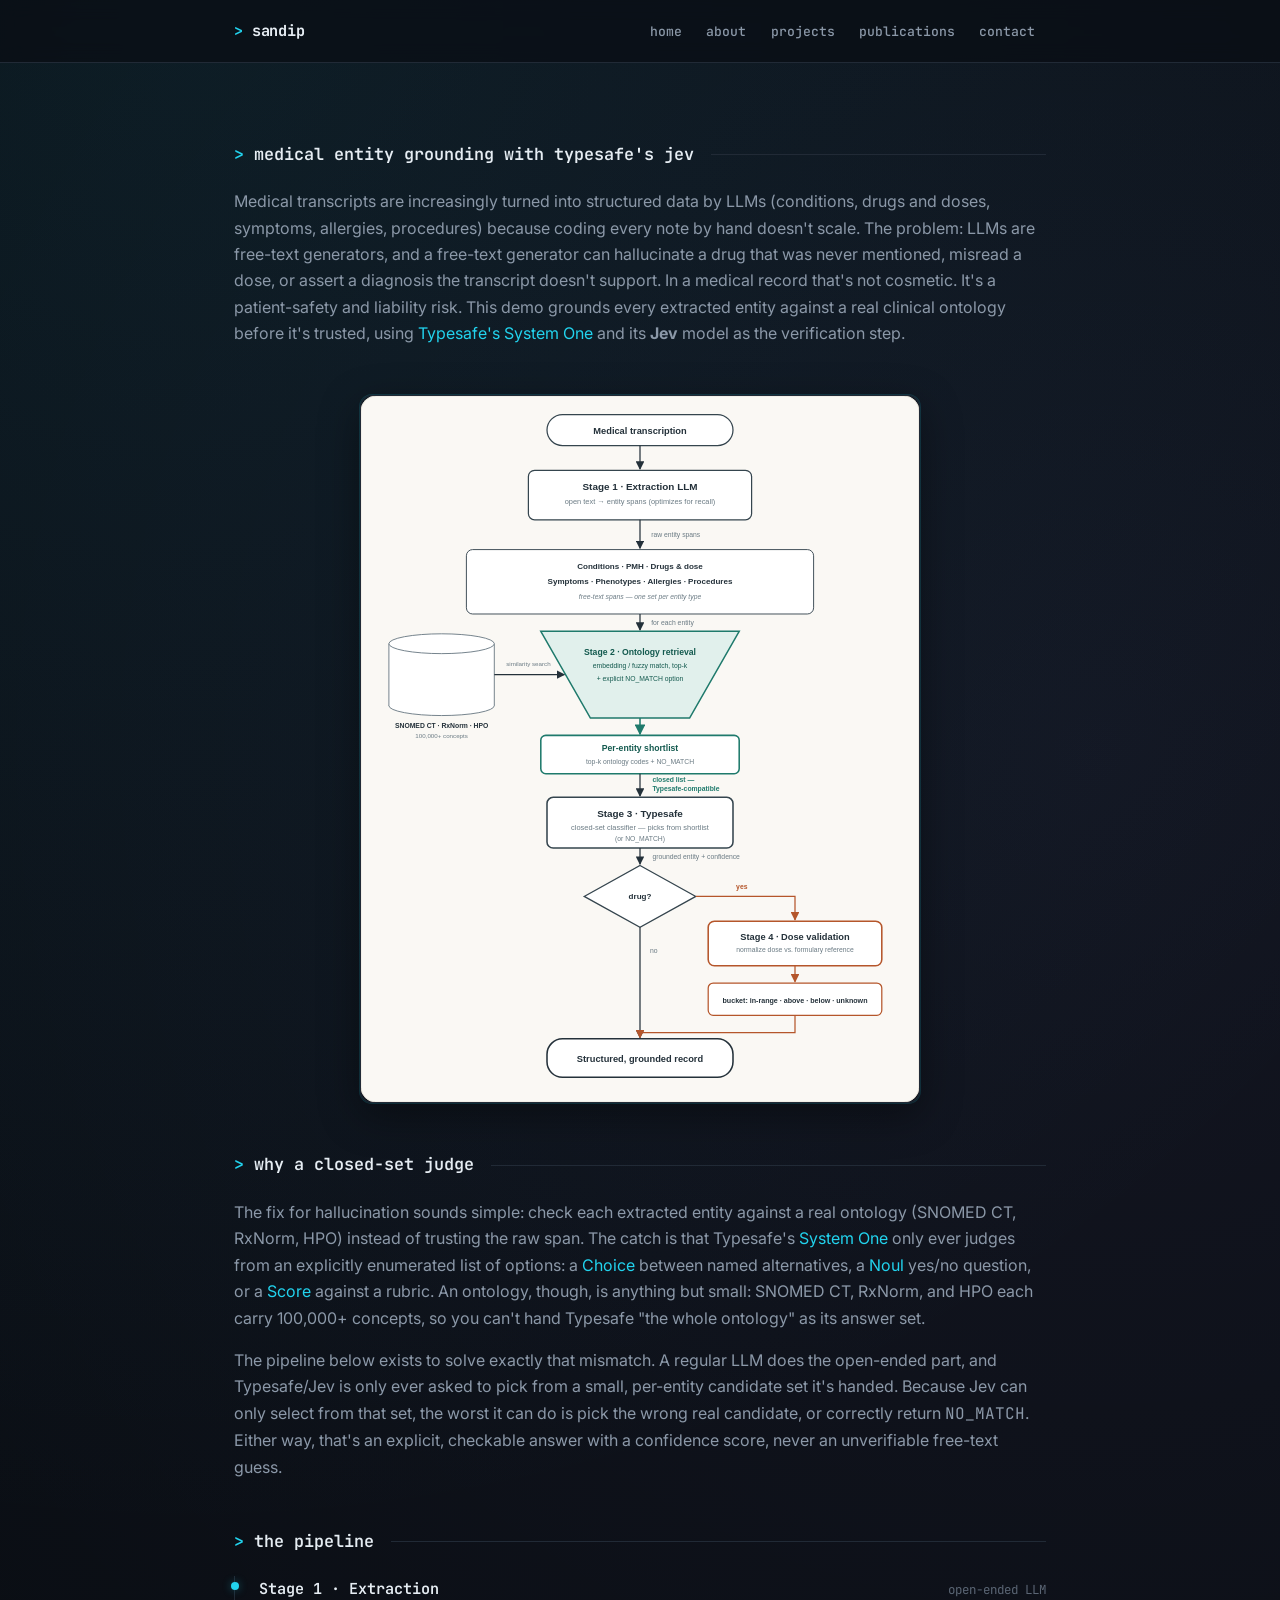
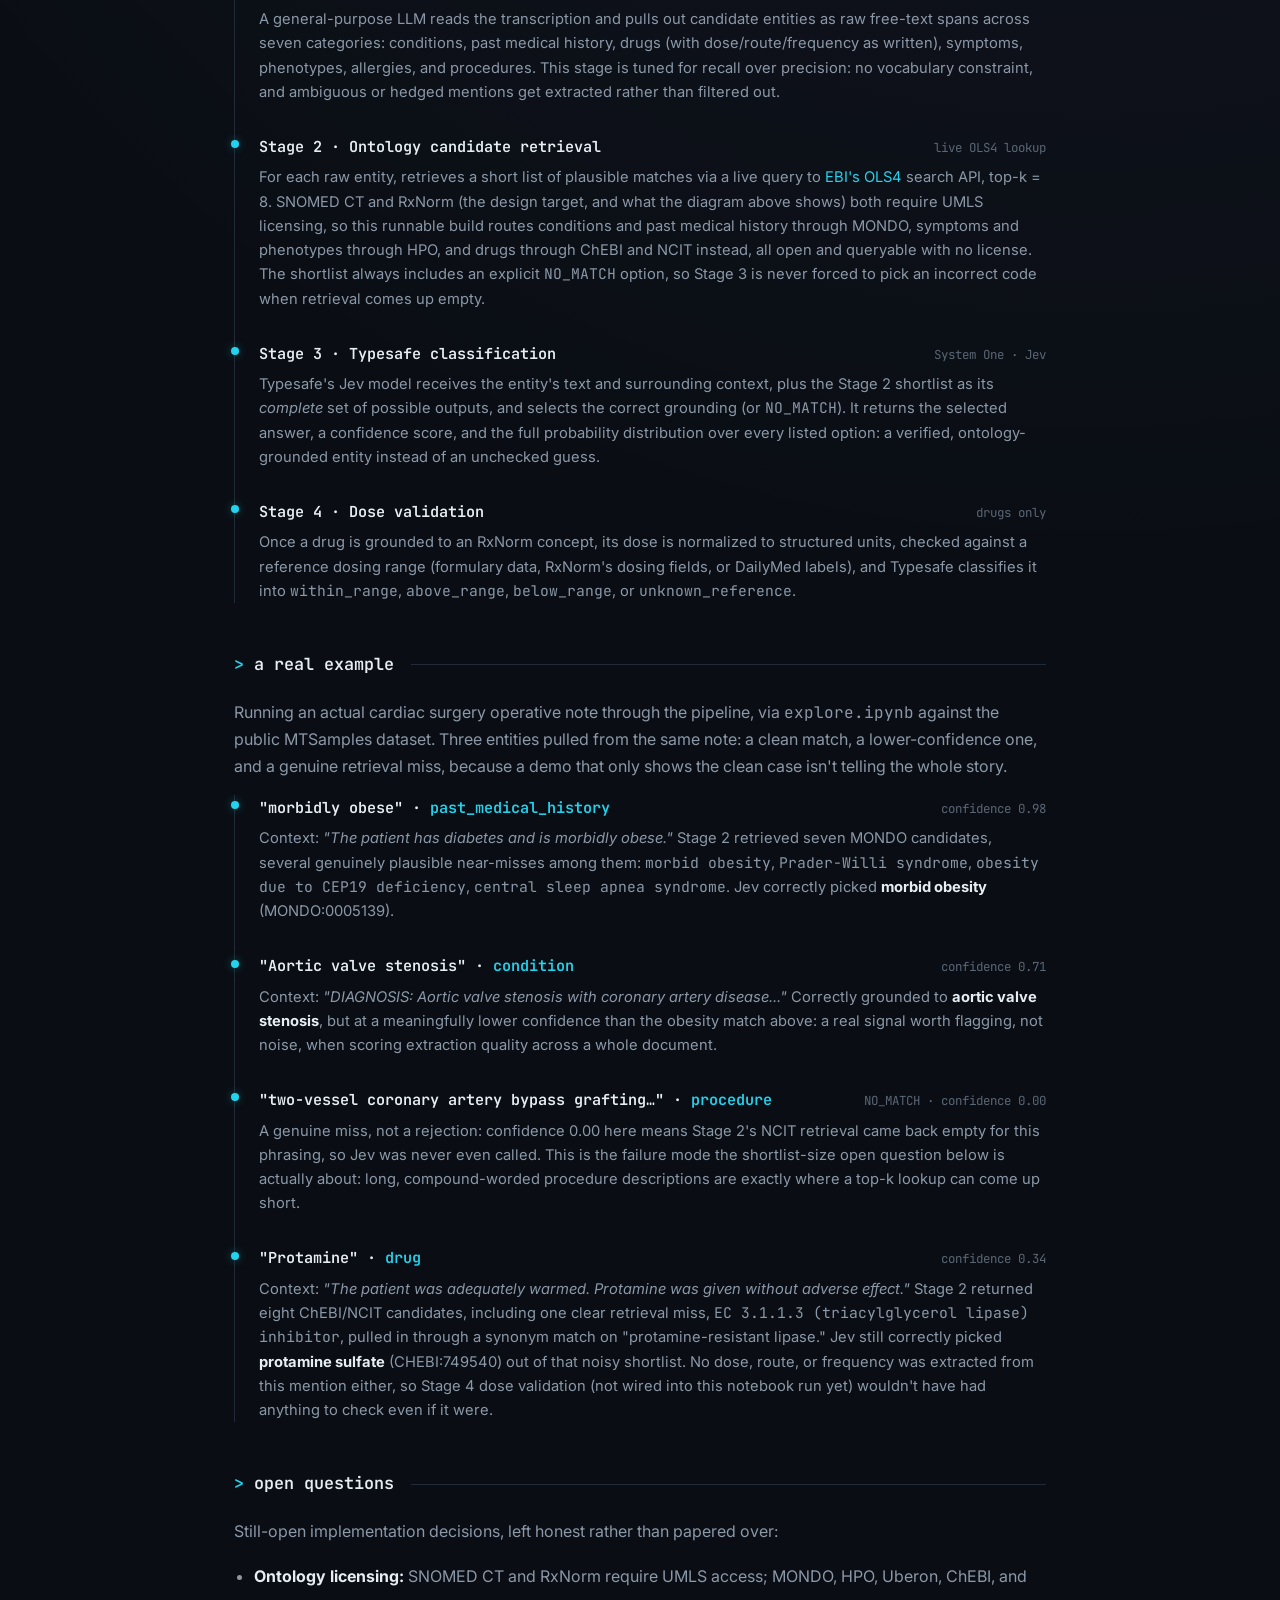
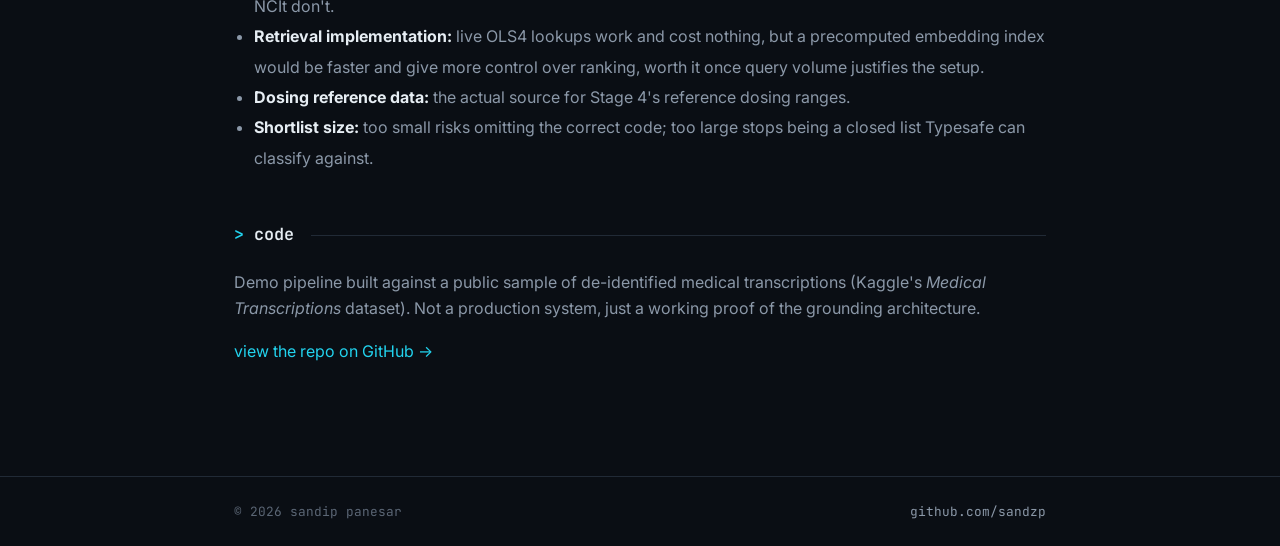
<file: medical-entity-grounding.html>
<!doctype html>
<html lang="en">
<head>
  <meta charset="utf-8" />
  <meta name="viewport" content="width=device-width, initial-scale=1" />
  <!-- Google tag (gtag.js) -->
  <script async src="https://www.googletagmanager.com/gtag/js?id=G-6E791XB782"></script>
  <script>
    window.dataLayer = window.dataLayer || [];
    function gtag(){dataLayer.push(arguments);}
    gtag('js', new Date());

    gtag('config', 'G-6E791XB782');
  </script>

  <title>Medical Entity Grounding with TypeSafe's Jev &middot; Sandip Panesar</title>
  <meta name="description" content="A demo pipeline that grounds LLM-extracted medical entities against clinical ontologies using Typesafe's closed-set Jev model, instead of trusting free-text output." />
  <link rel="preconnect" href="https://fonts.googleapis.com" />
  <link rel="preconnect" href="https://fonts.gstatic.com" crossorigin />
  <link
    href="https://fonts.googleapis.com/css2?family=Inter:wght@400;500;600;700&family=JetBrains+Mono:wght@400;500;700&display=swap"
    rel="stylesheet"
  />
  <link rel="stylesheet" href="css/style.css" />
</head>
<body>
  <header class="site-header">
    <div class="wrapper">
      <a class="site-title" href="index.html"><span class="prompt">&gt;</span> sandip<span class="cursor"></span></a>
      <nav class="site-nav">
        <ul>
          <li><a href="index.html">home</a></li>
          <li><a href="about.html">about</a></li>
          <li><a href="projects.html">projects</a></li>
          <li><a href="publications.html">publications</a></li>
          <li><a href="contact.html">contact</a></li>
        </ul>
      </nav>
    </div>
  </header>

  <main>
    <div class="wrapper">
      <section class="reveal">
        <h2>medical entity grounding with typesafe's jev </h2>
        <p style="color: var(--text-muted);">
          Medical transcripts are increasingly turned into structured data by LLMs (conditions,
          drugs and doses, symptoms, allergies, procedures) because coding every note by hand
          doesn't scale. The problem: LLMs are free-text generators, and a free-text generator can
          hallucinate a drug that was never mentioned, misread a dose, or assert a diagnosis the
          transcript doesn't support. In a medical record that's not cosmetic. It's a patient-safety
          and liability risk. This demo grounds every extracted entity against a real clinical
          ontology before it's trusted, using
          <a href="https://docs.typesafe.ai/concepts/system-one" target="_blank" rel="noopener">Typesafe's System One</a>
          and its <strong>Jev</strong> model as the verification step.
        </p>
      </section>

      <section class="reveal">
        <img
          class="diagram"
          src="assets/img/medical-grounding-architecture.svg"
          alt="Entity grounding pipeline diagram: a medical transcription goes through Stage 1 extraction by an open-ended LLM, Stage 2 ontology retrieval narrows SNOMED CT, RxNorm, and HPO down to a per-entity shortlist, Stage 3 has Typesafe classify against that closed shortlist (or NO_MATCH), and drug entities additionally go through Stage 4 dose validation against a formulary reference range."
        />
      </section>

      <section class="reveal">
        <h2>why a closed-set judge</h2>
        <p style="color: var(--text-muted); margin-bottom: 1rem;">
          The fix for hallucination sounds simple: check each extracted entity against a real
          ontology (SNOMED CT, RxNorm, HPO) instead of trusting the raw span. The catch is that
          Typesafe's
          <a href="https://docs.typesafe.ai/concepts/system-one" target="_blank" rel="noopener">System One</a>
          only ever judges from an explicitly enumerated list of options: a
          <a href="https://docs.typesafe.ai/primitives/choice" target="_blank" rel="noopener">Choice</a>
          between named alternatives, a
          <a href="https://docs.typesafe.ai/primitives/noul" target="_blank" rel="noopener">Noul</a>
          yes/no question, or a
          <a href="https://docs.typesafe.ai/primitives/score" target="_blank" rel="noopener">Score</a>
          against a rubric. An ontology, though, is anything but small: SNOMED CT, RxNorm, and HPO
          each carry 100,000+ concepts, so you can't hand Typesafe "the whole ontology" as its
          answer set.
        </p>
        <p style="color: var(--text-muted);">
          The pipeline below exists to solve exactly that mismatch. A regular LLM does the
          open-ended part, and Typesafe/Jev is only ever asked to pick from a small, per-entity
          candidate set it's handed. Because Jev can only select from that set, the worst it can do
          is pick the wrong real candidate, or correctly return <code>NO_MATCH</code>. Either way,
          that's an explicit, checkable answer with a confidence score, never an unverifiable
          free-text guess.
        </p>
      </section>

      <section class="reveal">
        <h2>the pipeline</h2>
        <ol class="timeline">
          <li class="timeline-item">
            <div class="timeline-header">
              <span class="timeline-role">Stage 1 &middot; Extraction</span>
              <span class="timeline-meta">open-ended LLM</span>
            </div>
            <p class="timeline-desc">
              A general-purpose LLM reads the transcription and pulls out candidate entities as raw
              free-text spans across seven categories: conditions, past medical history, drugs
              (with dose/route/frequency as written), symptoms, phenotypes, allergies, and procedures.
              This stage is tuned for recall over precision: no vocabulary constraint, and ambiguous
              or hedged mentions get extracted rather than filtered out.
            </p>
          </li>
          <li class="timeline-item">
            <div class="timeline-header">
              <span class="timeline-role">Stage 2 &middot; Ontology candidate retrieval</span>
              <span class="timeline-meta">live OLS4 lookup</span>
            </div>
            <p class="timeline-desc">
              For each raw entity, retrieves a short list of plausible matches via a live query to
              <a href="https://www.ebi.ac.uk/ols4/" target="_blank" rel="noopener">EBI's OLS4</a>
              search API, top-k = 8. SNOMED CT and RxNorm (the design target, and what the diagram
              above shows) both require UMLS licensing, so this runnable build routes conditions and
              past medical history through MONDO, symptoms and phenotypes through HPO, and drugs
              through ChEBI and NCIT instead, all open and queryable with no license. The shortlist
              always includes an explicit <code>NO_MATCH</code> option, so Stage 3 is never forced
              to pick an incorrect code when retrieval comes up empty.
            </p>
          </li>
          <li class="timeline-item">
            <div class="timeline-header">
              <span class="timeline-role">Stage 3 &middot; Typesafe classification</span>
              <span class="timeline-meta">System One &middot; Jev</span>
            </div>
            <p class="timeline-desc">
              Typesafe's Jev model receives the entity's text and surrounding context, plus the
              Stage 2 shortlist as its <em>complete</em> set of possible outputs, and selects the
              correct grounding (or <code>NO_MATCH</code>). It returns the selected answer, a
              confidence score, and the full probability distribution over every listed option: a
              verified, ontology-grounded entity instead of an unchecked guess.
            </p>
          </li>
          <li class="timeline-item">
            <div class="timeline-header">
              <span class="timeline-role">Stage 4 &middot; Dose validation</span>
              <span class="timeline-meta">drugs only</span>
            </div>
            <p class="timeline-desc">
              Once a drug is grounded to an RxNorm concept, its dose is normalized to structured
              units, checked against a reference dosing range (formulary data, RxNorm's dosing
              fields, or DailyMed labels), and Typesafe classifies it into
              <code>within_range</code>, <code>above_range</code>, <code>below_range</code>, or
              <code>unknown_reference</code>.
            </p>
          </li>
        </ol>
      </section>

      <section class="reveal">
        <h2>a real example</h2>
        <p style="color: var(--text-muted); margin-bottom: 1rem;">
          Running an actual cardiac surgery operative note through the pipeline, via
          <code>explore.ipynb</code> against the public MTSamples dataset. Three entities pulled
          from the same note: a clean match, a lower-confidence one, and a genuine retrieval miss,
          because a demo that only shows the clean case isn't telling the whole story.
        </p>
        <ol class="timeline">
          <li class="timeline-item">
            <div class="timeline-header">
              <span class="timeline-role">"morbidly obese" &middot; <span class="company">past_medical_history</span></span>
              <span class="timeline-meta">confidence 0.98</span>
            </div>
            <p class="timeline-desc">
              Context: <em>"The patient has diabetes and is morbidly obese."</em> Stage 2 retrieved
              seven MONDO candidates, several genuinely plausible near-misses among them:
              <code>morbid obesity</code>, <code>Prader-Willi syndrome</code>,
              <code>obesity due to CEP19 deficiency</code>, <code>central sleep apnea syndrome</code>.
              Jev correctly picked <strong style="color: var(--text);">morbid obesity</strong>
              (MONDO:0005139).
            </p>
          </li>
          <li class="timeline-item">
            <div class="timeline-header">
              <span class="timeline-role">"Aortic valve stenosis" &middot; <span class="company">condition</span></span>
              <span class="timeline-meta">confidence 0.71</span>
            </div>
            <p class="timeline-desc">
              Context: <em>"DIAGNOSIS: Aortic valve stenosis with coronary artery disease..."</em>
              Correctly grounded to <strong style="color: var(--text);">aortic valve stenosis</strong>,
              but at a meaningfully lower confidence than the obesity match above: a real signal
              worth flagging, not noise, when scoring extraction quality across a whole document.
            </p>
          </li>
          <li class="timeline-item">
            <div class="timeline-header">
              <span class="timeline-role">"two-vessel coronary artery bypass grafting&hellip;" &middot; <span class="company">procedure</span></span>
              <span class="timeline-meta">NO_MATCH &middot; confidence 0.00</span>
            </div>
            <p class="timeline-desc">
              A genuine miss, not a rejection: confidence 0.00 here means Stage 2's NCIT retrieval
              came back empty for this phrasing, so Jev was never even called. This is the failure
              mode the shortlist-size open question below is actually about: long, compound-worded
              procedure descriptions are exactly where a top-k lookup can come up short.
            </p>
          </li>
          <li class="timeline-item">
            <div class="timeline-header">
              <span class="timeline-role">"Protamine" &middot; <span class="company">drug</span></span>
              <span class="timeline-meta">confidence 0.34</span>
            </div>
            <p class="timeline-desc">
              Context: <em>"The patient was adequately warmed. Protamine was given without adverse
              effect."</em> Stage 2 returned eight ChEBI/NCIT candidates, including one clear
              retrieval miss, <code>EC 3.1.1.3 (triacylglycerol lipase) inhibitor</code>, pulled in
              through a synonym match on "protamine-resistant lipase." Jev still correctly picked
              <strong style="color: var(--text);">protamine sulfate</strong> (CHEBI:749540) out of
              that noisy shortlist. No dose, route, or frequency was extracted from this mention
              either, so Stage 4 dose validation (not wired into this notebook run yet) wouldn't
              have had anything to check even if it were.
            </p>
          </li>
        </ol>
      </section>

      <section class="reveal">
        <h2>open questions</h2>
        <p style="color: var(--text-muted); margin-bottom: 1rem;">
          Still-open implementation decisions, left honest rather than papered over:
        </p>
        <ul style="color: var(--text-muted); padding-left: 1.25rem; line-height: 1.9;">
          <li><strong style="color: var(--text);">Ontology licensing:</strong> SNOMED CT and RxNorm require UMLS access; MONDO, HPO, Uberon, ChEBI, and NCIt don't.</li>
          <li><strong style="color: var(--text);">Retrieval implementation:</strong> live OLS4 lookups work and cost nothing, but a precomputed embedding index would be faster and give more control over ranking, worth it once query volume justifies the setup.</li>
          <li><strong style="color: var(--text);">Dosing reference data:</strong> the actual source for Stage 4's reference dosing ranges.</li>
          <li><strong style="color: var(--text);">Shortlist size:</strong> too small risks omitting the correct code; too large stops being a closed list Typesafe can classify against.</li>
        </ul>
      </section>

      <section class="reveal">
        <h2>code</h2>
        <p style="color: var(--text-muted);">
          Demo pipeline built against a public sample of de-identified medical transcriptions
          (Kaggle's <em>Medical Transcriptions</em> dataset). Not a production system, just a
          working proof of the grounding architecture.
        </p>
        <div class="links" style="margin-top: 0.75rem;">
          <a href="https://github.com/sandzp/medical-demo-typesafe" target="_blank" rel="noopener">view the repo on GitHub &rarr;</a>
        </div>
      </section>
    </div>
  </main>

  <footer class="site-footer">
    <div class="wrapper">
      <span>&copy; <span id="year"></span> sandip panesar</span>
      <span><a href="https://github.com/sandzp">github.com/sandzp</a></span>
    </div>
  </footer>

  <script src="js/main.js"></script>
  <script>
    document.getElementById("year").textContent = new Date().getFullYear();
  </script>
</body>
</html>
</file>
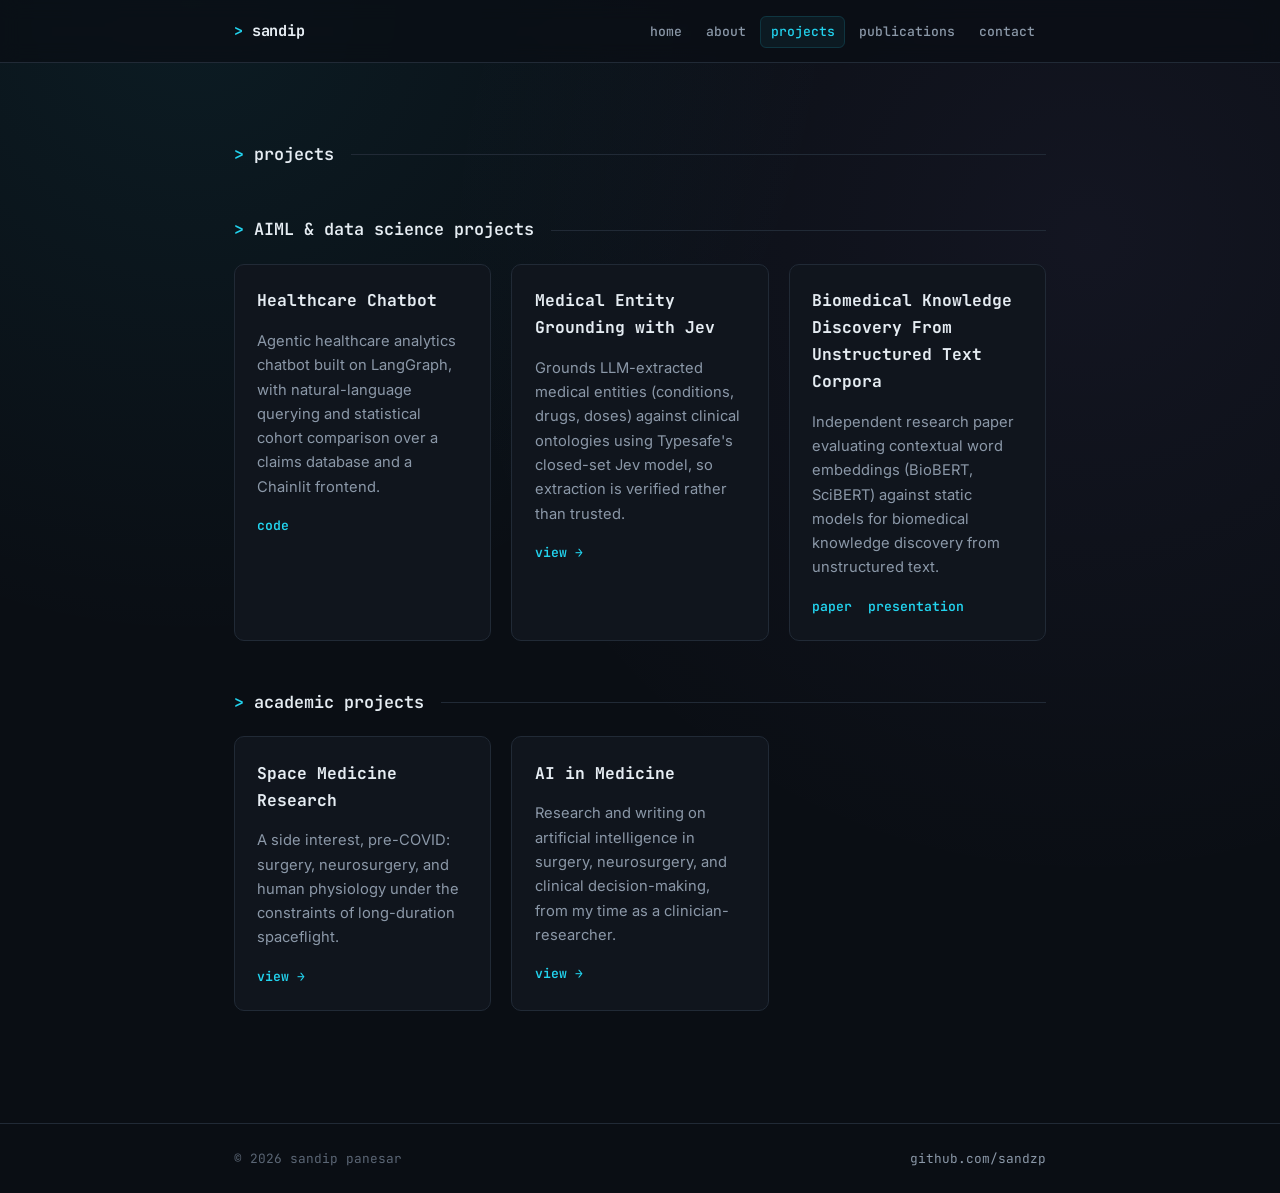
<file: projects.html>
<!doctype html>
<html lang="en">
<head>
  <meta charset="utf-8" />
  <meta name="viewport" content="width=device-width, initial-scale=1" />
  <!-- Google tag (gtag.js) -->
  <script async src="https://www.googletagmanager.com/gtag/js?id=G-6E791XB782"></script>
  <script>
    window.dataLayer = window.dataLayer || [];
    function gtag(){dataLayer.push(arguments);}
    gtag('js', new Date());

    gtag('config', 'G-6E791XB782');
  </script>

  <title>Projects &middot; Sandip Panesar</title>
  <meta name="description" content="Projects by Sandip Panesar." />
  <link rel="preconnect" href="https://fonts.googleapis.com" />
  <link rel="preconnect" href="https://fonts.gstatic.com" crossorigin />
  <link
    href="https://fonts.googleapis.com/css2?family=Inter:wght@400;500;600;700&family=JetBrains+Mono:wght@400;500;700&display=swap"
    rel="stylesheet"
  />
  <link rel="stylesheet" href="css/style.css" />
</head>
<body>
  <header class="site-header">
    <div class="wrapper">
      <a class="site-title" href="index.html"><span class="prompt">&gt;</span> sandip<span class="cursor"></span></a>
      <nav class="site-nav">
        <ul>
          <li><a href="index.html">home</a></li>
          <li><a href="about.html">about</a></li>
          <li><a href="projects.html">projects</a></li>
          <li><a href="publications.html">publications</a></li>
          <li><a href="contact.html">contact</a></li>
        </ul>
      </nav>
    </div>
  </header>

  <main>
    <div class="wrapper">
      <section class="reveal">
        <h2>projects</h2>
      </section>

      <section class="reveal">
        <h2>AIML &amp; data science projects</h2>
        <div class="card-grid">
          <!-- TODO: duplicate this .card block per project -->
          <div class="card">
            <h3>Healthcare Chatbot</h3>
            <p>Agentic healthcare analytics chatbot built on LangGraph, with natural-language querying and statistical cohort comparison over a claims database and a Chainlit frontend.</p>
            <div class="links">
              <a href="https://github.com/sandzp/healthcare_chatbot">code</a>
            </div>
          </div>

          <div class="card">
            <h3>Medical Entity Grounding with Jev</h3>
            <p>Grounds LLM-extracted medical entities (conditions, drugs, doses) against clinical ontologies using Typesafe's closed-set Jev model, so extraction is verified rather than trusted.</p>
            <div class="links">
              <a href="medical-entity-grounding.html">view &rarr;</a>
            </div>
          </div>

          <div class="card">
            <h3>Biomedical Knowledge Discovery From Unstructured Text Corpora</h3>
            <p>Independent research paper evaluating contextual word embeddings (BioBERT, SciBERT) against static models for biomedical knowledge discovery from unstructured text.</p>
            <div class="links">
              <a href="https://assets-eu.researchsquare.com/files/rs-2286334/v1_covered.pdf">paper</a>
              <a href="knowledge-discovery-presentation.html">presentation</a>
            </div>
          </div>
        </div>
      </section>

      <section class="reveal">
        <h2>academic projects</h2>
        <div class="card-grid">
          <div class="card">
            <h3>Space Medicine Research</h3>
            <p>A side interest, pre-COVID: surgery, neurosurgery, and human physiology under the constraints of long-duration spaceflight.</p>
            <div class="links">
              <a href="space-medicine.html">view &rarr;</a>
            </div>
          </div>

          <div class="card">
            <h3>AI in Medicine</h3>
            <p>Research and writing on artificial intelligence in surgery, neurosurgery, and clinical decision-making, from my time as a clinician-researcher.</p>
            <div class="links">
              <a href="ai-in-medicine.html">view &rarr;</a>
            </div>
          </div>
        </div>
      </section>
    </div>
  </main>

  <footer class="site-footer">
    <div class="wrapper">
      <span>&copy; <span id="year"></span> sandip panesar</span>
      <span><a href="https://github.com/sandzp">github.com/sandzp</a></span>
    </div>
  </footer>

  <script src="js/main.js"></script>
  <script>
    document.getElementById("year").textContent = new Date().getFullYear();
  </script>
</body>
</html>
</file>
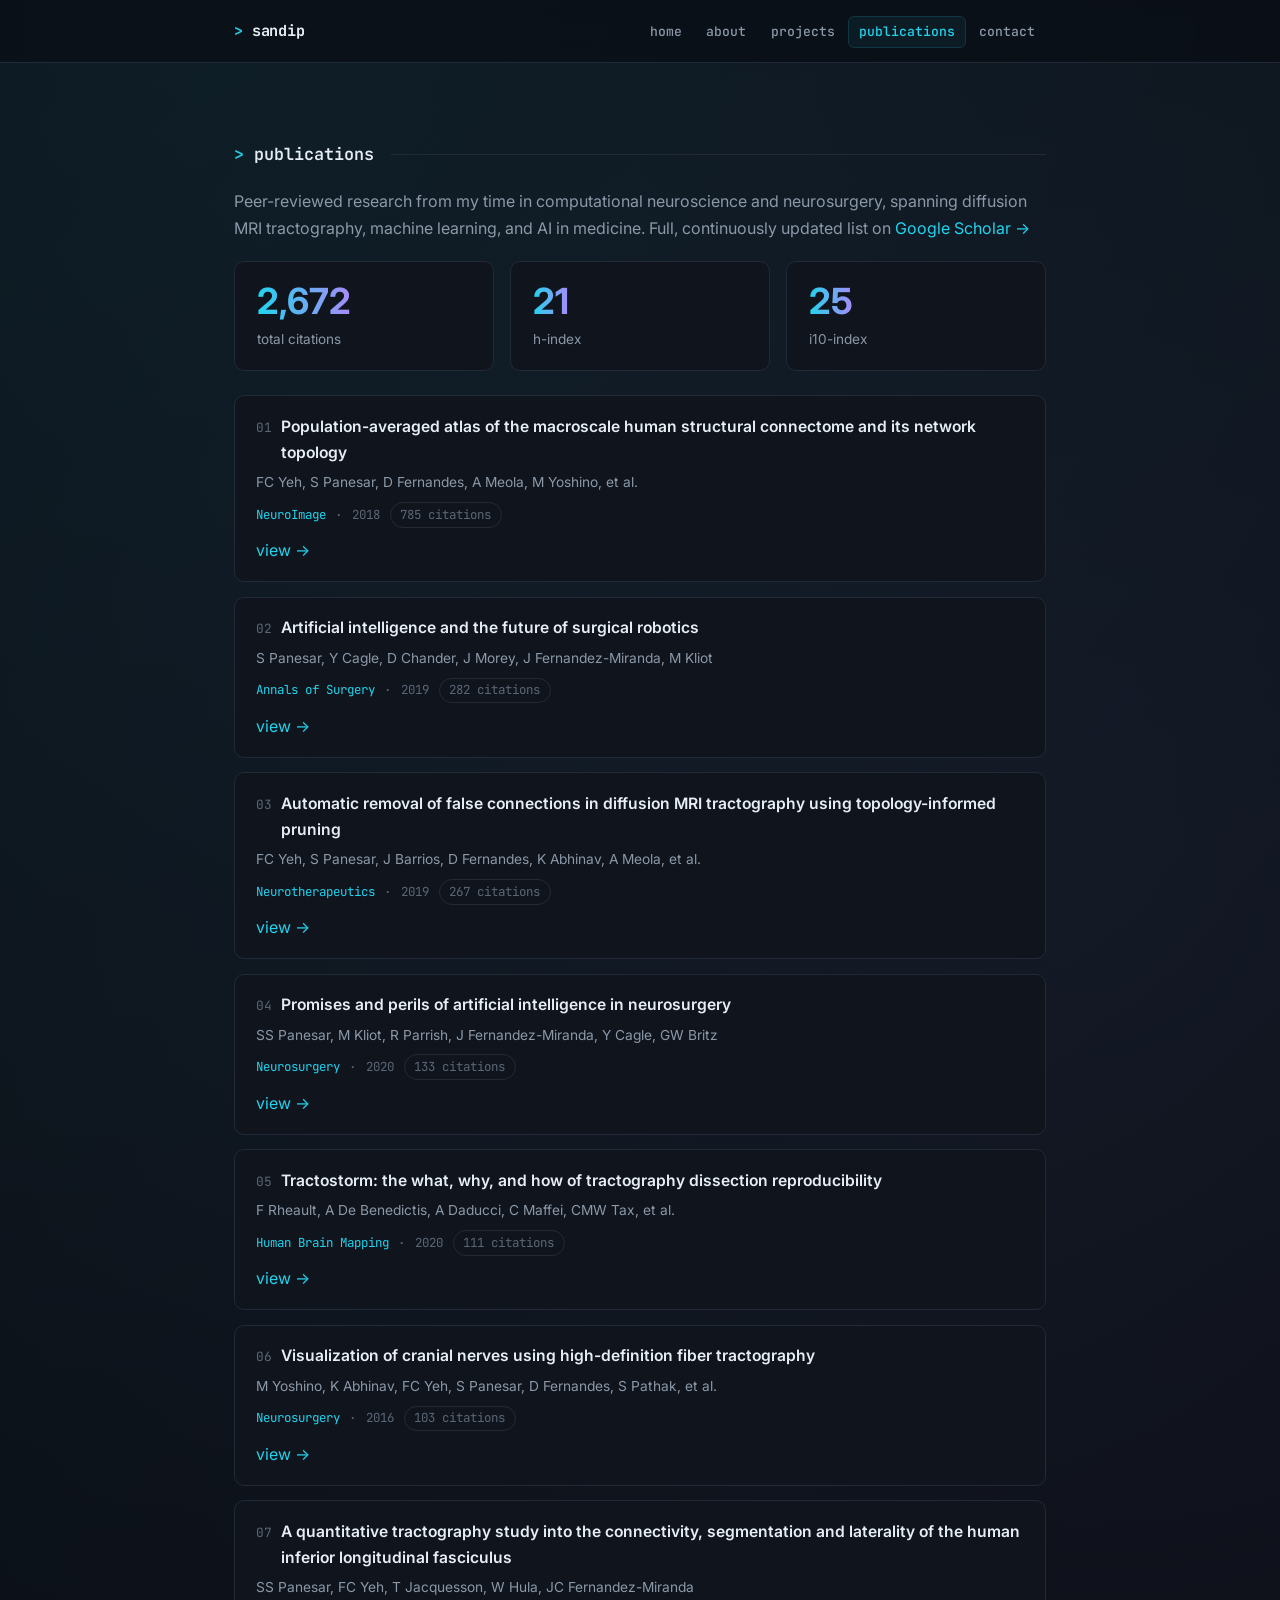
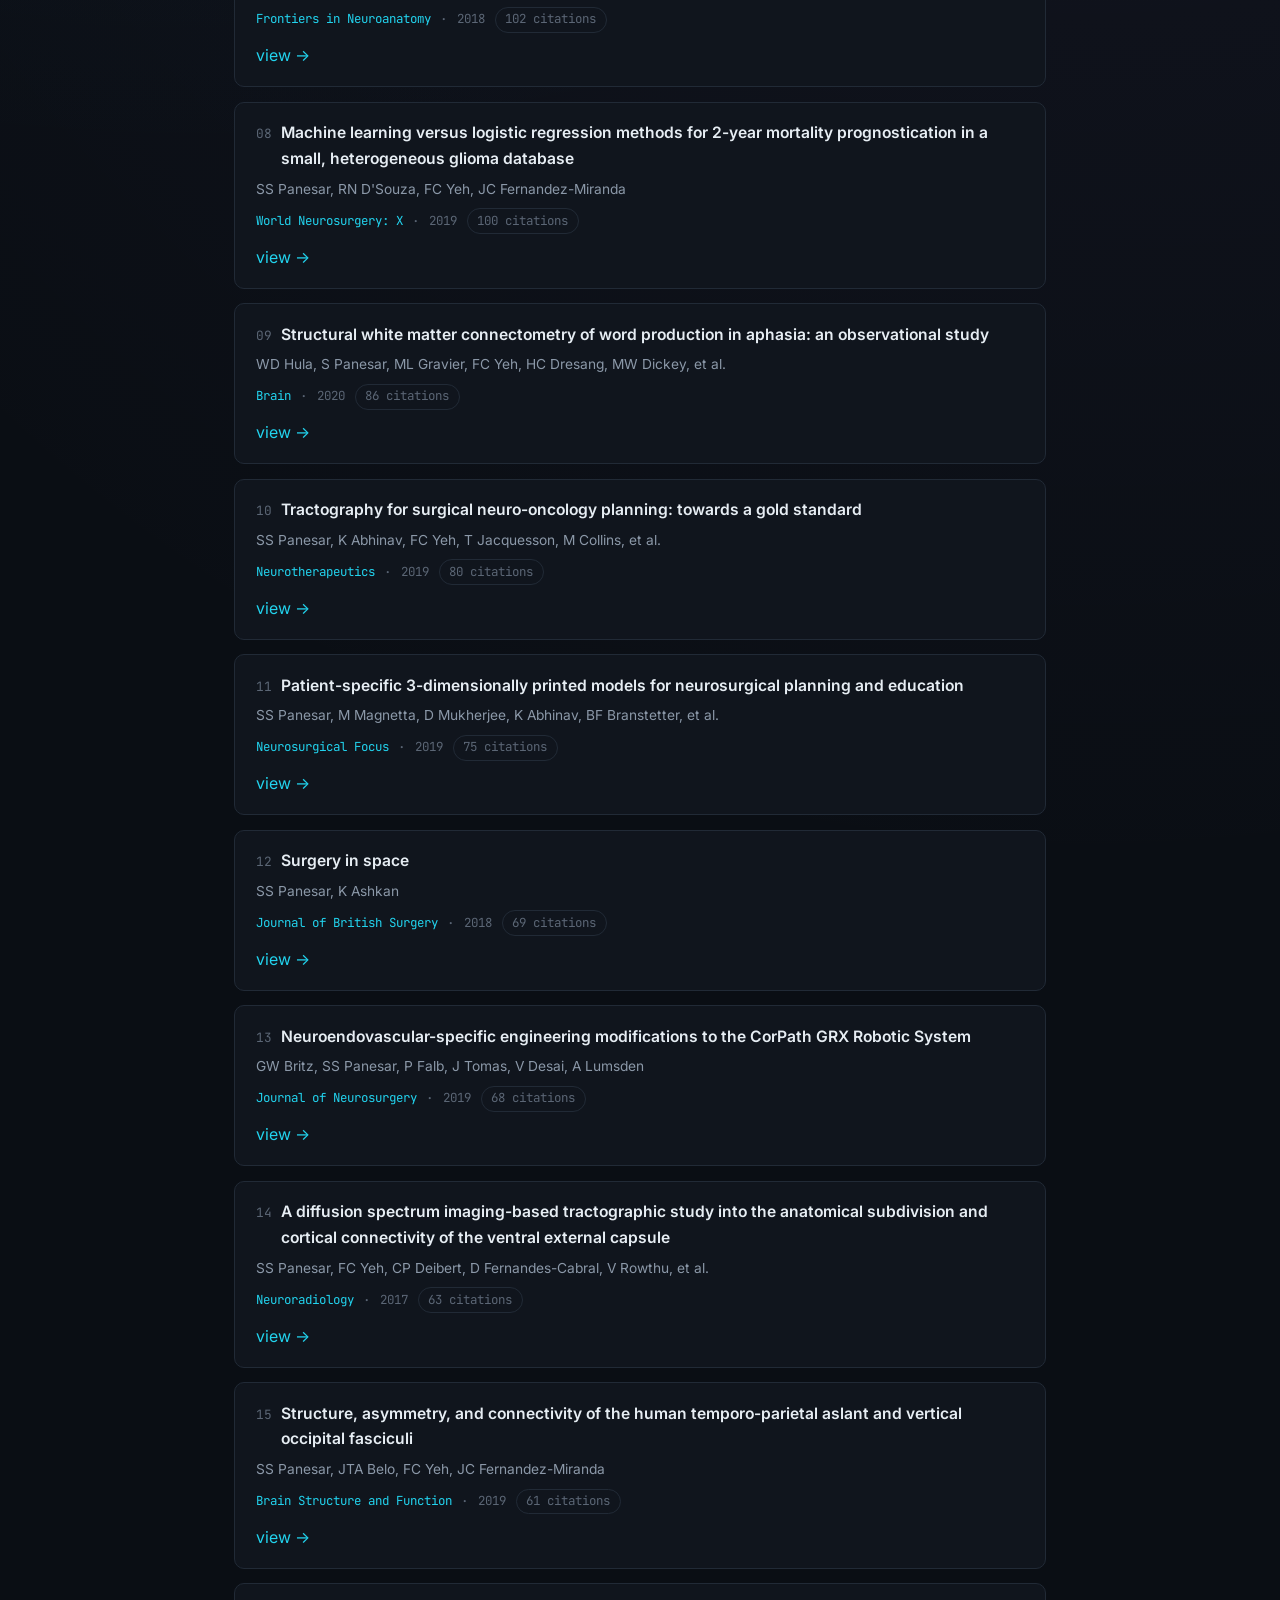
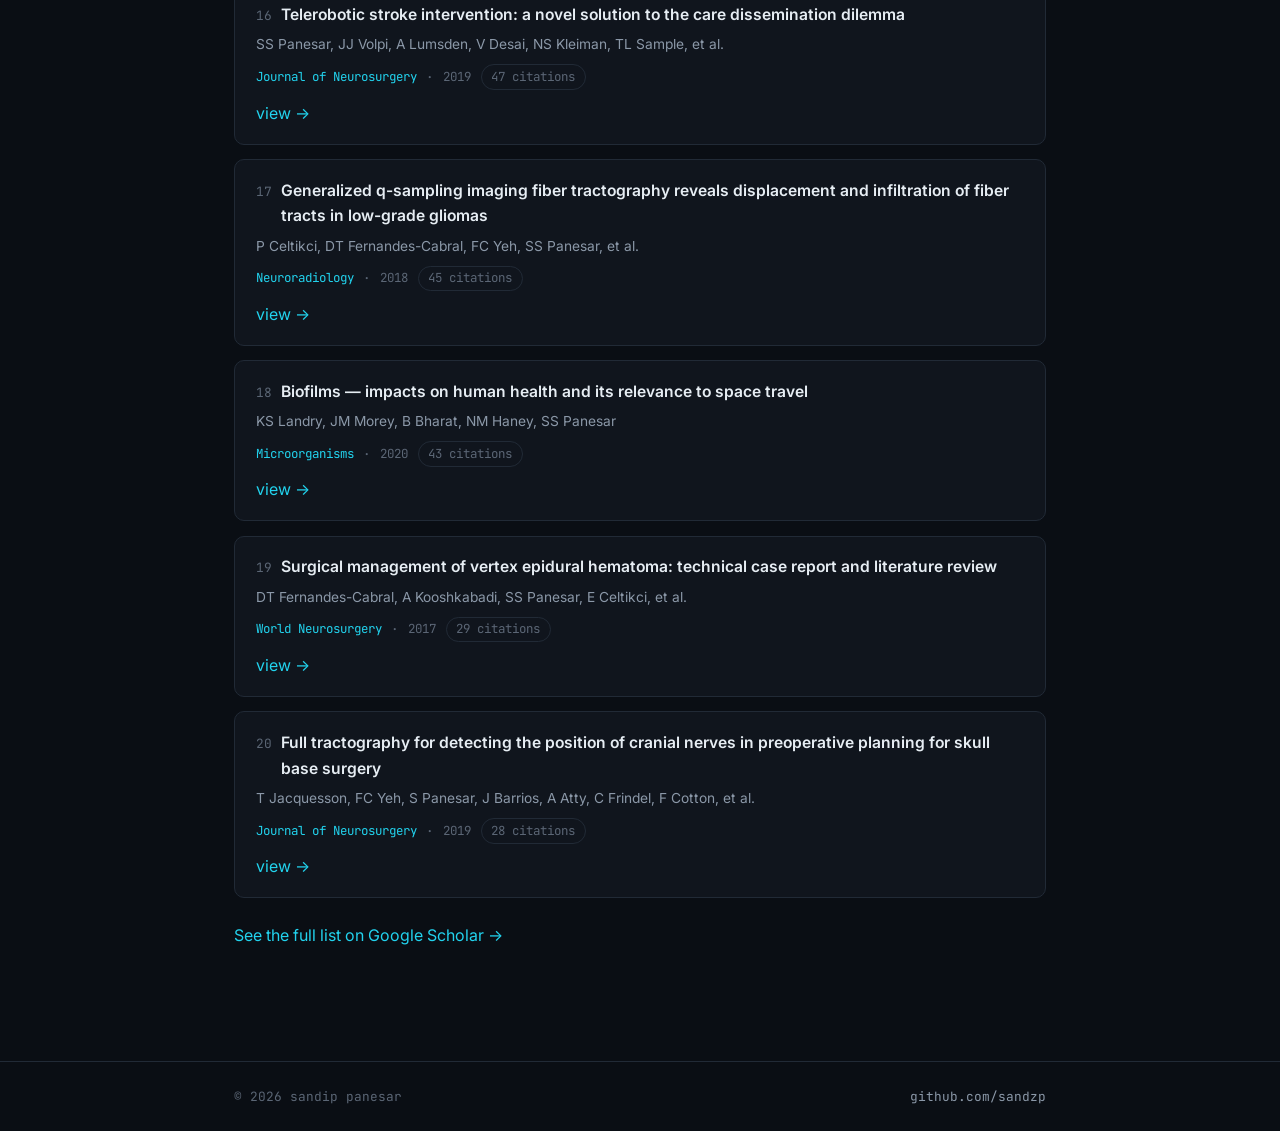
<file: publications.html>
<!doctype html>
<html lang="en">
<head>
  <meta charset="utf-8" />
  <meta name="viewport" content="width=device-width, initial-scale=1" />
  <!-- Google tag (gtag.js) -->
  <script async src="https://www.googletagmanager.com/gtag/js?id=G-6E791XB782"></script>
  <script>
    window.dataLayer = window.dataLayer || [];
    function gtag(){dataLayer.push(arguments);}
    gtag('js', new Date());

    gtag('config', 'G-6E791XB782');
  </script>

  <title>Publications &middot; Sandip Panesar</title>
  <meta name="description" content="Academic publications by Sandip Panesar: computational neuroscience, machine learning, and AI in medicine." />
  <link rel="preconnect" href="https://fonts.googleapis.com" />
  <link rel="preconnect" href="https://fonts.gstatic.com" crossorigin />
  <link
    href="https://fonts.googleapis.com/css2?family=Inter:wght@400;500;600;700&family=JetBrains+Mono:wght@400;500;700&display=swap"
    rel="stylesheet"
  />
  <link rel="stylesheet" href="css/style.css" />
</head>
<body>
  <header class="site-header">
    <div class="wrapper">
      <a class="site-title" href="index.html"><span class="prompt">&gt;</span> sandip<span class="cursor"></span></a>
      <nav class="site-nav">
        <ul>
          <li><a href="index.html">home</a></li>
          <li><a href="about.html">about</a></li>
          <li><a href="projects.html">projects</a></li>
          <li><a href="publications.html">publications</a></li>
          <li><a href="contact.html">contact</a></li>
        </ul>
      </nav>
    </div>
  </header>

  <main>
    <div class="wrapper">
      <section style="margin-bottom: 1.25rem;">
        <h2>publications</h2>
        <p style="color: var(--text-muted);">
          Peer-reviewed research from my time in computational neuroscience and neurosurgery, spanning
          diffusion MRI tractography, machine learning, and AI in medicine. Full, continuously updated
          list on
          <a href="https://scholar.google.com/citations?user=j1hYoM8AAAAJ&amp;hl=en" target="_blank" rel="noopener">Google Scholar &rarr;</a>
        </p>
      </section>

      <section style="margin-bottom: 1.5rem;">
        <div class="stat-grid">
          <div class="stat">
            <span class="value">2,672</span>
            <span class="label">total citations</span>
          </div>
          <div class="stat">
            <span class="value">21</span>
            <span class="label">h-index</span>
          </div>
          <div class="stat">
            <span class="value">25</span>
            <span class="label">i10-index</span>
          </div>
        </div>
      </section>

      <section>
        <ul class="pub-list">
          <li class="pub-item">
            <div class="pub-title">
              <span class="pub-rank">01</span><span class="pub-title-text">Population-averaged atlas of the macroscale human structural connectome and its network topology</span>
            </div>
            <p class="pub-authors">FC Yeh, S Panesar, D Fernandes, A Meola, M Yoshino, et al.</p>
            <div class="pub-meta"><span class="venue">NeuroImage</span><span>&middot;</span><span>2018</span><span class="citations">785 citations</span></div>
          
            <div class="links" style="margin-top: 0.6rem;"><a href="https://doi.org/10.1016/j.neuroimage.2018.05.027">view &rarr;</a></div>
          </li>
          <li class="pub-item">
            <div class="pub-title">
              <span class="pub-rank">02</span><span class="pub-title-text">Artificial intelligence and the future of surgical robotics</span>
            </div>
            <p class="pub-authors">S Panesar, Y Cagle, D Chander, J Morey, J Fernandez-Miranda, M Kliot</p>
            <div class="pub-meta"><span class="venue">Annals of Surgery</span><span>&middot;</span><span>2019</span><span class="citations">282 citations</span></div>
          
            <div class="links" style="margin-top: 0.6rem;"><a href="https://doi.org/10.1097/sla.0000000000003262">view &rarr;</a></div>
          </li>
          <li class="pub-item">
            <div class="pub-title">
              <span class="pub-rank">03</span><span class="pub-title-text">Automatic removal of false connections in diffusion MRI tractography using topology-informed pruning</span>
            </div>
            <p class="pub-authors">FC Yeh, S Panesar, J Barrios, D Fernandes, K Abhinav, A Meola, et al.</p>
            <div class="pub-meta"><span class="venue">Neurotherapeutics</span><span>&middot;</span><span>2019</span><span class="citations">267 citations</span></div>
          
            <div class="links" style="margin-top: 0.6rem;"><a href="https://doi.org/10.1007/s13311-018-0663-y">view &rarr;</a></div>
          </li>
          <li class="pub-item">
            <div class="pub-title">
              <span class="pub-rank">04</span><span class="pub-title-text">Promises and perils of artificial intelligence in neurosurgery</span>
            </div>
            <p class="pub-authors">SS Panesar, M Kliot, R Parrish, J Fernandez-Miranda, Y Cagle, GW Britz</p>
            <div class="pub-meta"><span class="venue">Neurosurgery</span><span>&middot;</span><span>2020</span><span class="citations">133 citations</span></div>
          
            <div class="links" style="margin-top: 0.6rem;"><a href="https://doi.org/10.1093/neuros/nyz471">view &rarr;</a></div>
          </li>
          <li class="pub-item">
            <div class="pub-title">
              <span class="pub-rank">05</span><span class="pub-title-text">Tractostorm: the what, why, and how of tractography dissection reproducibility</span>
            </div>
            <p class="pub-authors">F Rheault, A De Benedictis, A Daducci, C Maffei, CMW Tax, et al.</p>
            <div class="pub-meta"><span class="venue">Human Brain Mapping</span><span>&middot;</span><span>2020</span><span class="citations">111 citations</span></div>
          
            <div class="links" style="margin-top: 0.6rem;"><a href="https://doi.org/10.1002/hbm.24917">view &rarr;</a></div>
          </li>
          <li class="pub-item">
            <div class="pub-title">
              <span class="pub-rank">06</span><span class="pub-title-text">Visualization of cranial nerves using high-definition fiber tractography</span>
            </div>
            <p class="pub-authors">M Yoshino, K Abhinav, FC Yeh, S Panesar, D Fernandes, S Pathak, et al.</p>
            <div class="pub-meta"><span class="venue">Neurosurgery</span><span>&middot;</span><span>2016</span><span class="citations">103 citations</span></div>
          
            <div class="links" style="margin-top: 0.6rem;"><a href="https://doi.org/10.1227/neu.0000000000001241">view &rarr;</a></div>
          </li>
          <li class="pub-item">
            <div class="pub-title">
              <span class="pub-rank">07</span><span class="pub-title-text">A quantitative tractography study into the connectivity, segmentation and laterality of the human inferior longitudinal fasciculus</span>
            </div>
            <p class="pub-authors">SS Panesar, FC Yeh, T Jacquesson, W Hula, JC Fernandez-Miranda</p>
            <div class="pub-meta"><span class="venue">Frontiers in Neuroanatomy</span><span>&middot;</span><span>2018</span><span class="citations">102 citations</span></div>
          
            <div class="links" style="margin-top: 0.6rem;"><a href="https://doi.org/10.3389/fnana.2018.00047">view &rarr;</a></div>
          </li>
          <li class="pub-item">
            <div class="pub-title">
              <span class="pub-rank">08</span><span class="pub-title-text">Machine learning versus logistic regression methods for 2-year mortality prognostication in a small, heterogeneous glioma database</span>
            </div>
            <p class="pub-authors">SS Panesar, RN D'Souza, FC Yeh, JC Fernandez-Miranda</p>
            <div class="pub-meta"><span class="venue">World Neurosurgery: X</span><span>&middot;</span><span>2019</span><span class="citations">100 citations</span></div>
          
            <div class="links" style="margin-top: 0.6rem;"><a href="https://doi.org/10.1016/j.wnsx.2019.100012">view &rarr;</a></div>
          </li>
          <li class="pub-item">
            <div class="pub-title">
              <span class="pub-rank">09</span><span class="pub-title-text">Structural white matter connectometry of word production in aphasia: an observational study</span>
            </div>
            <p class="pub-authors">WD Hula, S Panesar, ML Gravier, FC Yeh, HC Dresang, MW Dickey, et al.</p>
            <div class="pub-meta"><span class="venue">Brain</span><span>&middot;</span><span>2020</span><span class="citations">86 citations</span></div>
          
            <div class="links" style="margin-top: 0.6rem;"><a href="https://doi.org/10.1093/brain/awaa193">view &rarr;</a></div>
          </li>
          <li class="pub-item">
            <div class="pub-title">
              <span class="pub-rank">10</span><span class="pub-title-text">Tractography for surgical neuro-oncology planning: towards a gold standard</span>
            </div>
            <p class="pub-authors">SS Panesar, K Abhinav, FC Yeh, T Jacquesson, M Collins, et al.</p>
            <div class="pub-meta"><span class="venue">Neurotherapeutics</span><span>&middot;</span><span>2019</span><span class="citations">80 citations</span></div>
          
            <div class="links" style="margin-top: 0.6rem;"><a href="https://doi.org/10.1007/s13311-018-00697-x">view &rarr;</a></div>
          </li>
          <li class="pub-item">
            <div class="pub-title">
              <span class="pub-rank">11</span><span class="pub-title-text">Patient-specific 3-dimensionally printed models for neurosurgical planning and education</span>
            </div>
            <p class="pub-authors">SS Panesar, M Magnetta, D Mukherjee, K Abhinav, BF Branstetter, et al.</p>
            <div class="pub-meta"><span class="venue">Neurosurgical Focus</span><span>&middot;</span><span>2019</span><span class="citations">75 citations</span></div>
          
            <div class="links" style="margin-top: 0.6rem;"><a href="https://doi.org/10.3171/2019.9.focus19511">view &rarr;</a></div>
          </li>
          <li class="pub-item">
            <div class="pub-title">
              <span class="pub-rank">12</span><span class="pub-title-text">Surgery in space</span>
            </div>
            <p class="pub-authors">SS Panesar, K Ashkan</p>
            <div class="pub-meta"><span class="venue">Journal of British Surgery</span><span>&middot;</span><span>2018</span><span class="citations">69 citations</span></div>
          
            <div class="links" style="margin-top: 0.6rem;"><a href="https://doi.org/10.1002/bjs.10908">view &rarr;</a></div>
          </li>
          <li class="pub-item">
            <div class="pub-title">
              <span class="pub-rank">13</span><span class="pub-title-text">Neuroendovascular-specific engineering modifications to the CorPath GRX Robotic System</span>
            </div>
            <p class="pub-authors">GW Britz, SS Panesar, P Falb, J Tomas, V Desai, A Lumsden</p>
            <div class="pub-meta"><span class="venue">Journal of Neurosurgery</span><span>&middot;</span><span>2019</span><span class="citations">68 citations</span></div>
          
            <div class="links" style="margin-top: 0.6rem;"><a href="https://doi.org/10.3171/2019.9.jns192113">view &rarr;</a></div>
          </li>
          <li class="pub-item">
            <div class="pub-title">
              <span class="pub-rank">14</span><span class="pub-title-text">A diffusion spectrum imaging-based tractographic study into the anatomical subdivision and cortical connectivity of the ventral external capsule</span>
            </div>
            <p class="pub-authors">SS Panesar, FC Yeh, CP Deibert, D Fernandes-Cabral, V Rowthu, et al.</p>
            <div class="pub-meta"><span class="venue">Neuroradiology</span><span>&middot;</span><span>2017</span><span class="citations">63 citations</span></div>
          
            <div class="links" style="margin-top: 0.6rem;"><a href="https://doi.org/10.1007/s00234-017-1874-3">view &rarr;</a></div>
          </li>
          <li class="pub-item">
            <div class="pub-title">
              <span class="pub-rank">15</span><span class="pub-title-text">Structure, asymmetry, and connectivity of the human temporo-parietal aslant and vertical occipital fasciculi</span>
            </div>
            <p class="pub-authors">SS Panesar, JTA Belo, FC Yeh, JC Fernandez-Miranda</p>
            <div class="pub-meta"><span class="venue">Brain Structure and Function</span><span>&middot;</span><span>2019</span><span class="citations">61 citations</span></div>
          
            <div class="links" style="margin-top: 0.6rem;"><a href="https://doi.org/10.1007/s00429-018-1812-0">view &rarr;</a></div>
          </li>
          <li class="pub-item">
            <div class="pub-title">
              <span class="pub-rank">16</span><span class="pub-title-text">Telerobotic stroke intervention: a novel solution to the care dissemination dilemma</span>
            </div>
            <p class="pub-authors">SS Panesar, JJ Volpi, A Lumsden, V Desai, NS Kleiman, TL Sample, et al.</p>
            <div class="pub-meta"><span class="venue">Journal of Neurosurgery</span><span>&middot;</span><span>2019</span><span class="citations">47 citations</span></div>
          
            <div class="links" style="margin-top: 0.6rem;"><a href="https://doi.org/10.3171/2019.8.jns191739">view &rarr;</a></div>
          </li>
          <li class="pub-item">
            <div class="pub-title">
              <span class="pub-rank">17</span><span class="pub-title-text">Generalized q-sampling imaging fiber tractography reveals displacement and infiltration of fiber tracts in low-grade gliomas</span>
            </div>
            <p class="pub-authors">P Celtikci, DT Fernandes-Cabral, FC Yeh, SS Panesar, et al.</p>
            <div class="pub-meta"><span class="venue">Neuroradiology</span><span>&middot;</span><span>2018</span><span class="citations">45 citations</span></div>
          
            <div class="links" style="margin-top: 0.6rem;"><a href="https://doi.org/10.1007/s00234-018-1985-5">view &rarr;</a></div>
          </li>
          <li class="pub-item">
            <div class="pub-title">
              <span class="pub-rank">18</span><span class="pub-title-text">Biofilms — impacts on human health and its relevance to space travel</span>
            </div>
            <p class="pub-authors">KS Landry, JM Morey, B Bharat, NM Haney, SS Panesar</p>
            <div class="pub-meta"><span class="venue">Microorganisms</span><span>&middot;</span><span>2020</span><span class="citations">43 citations</span></div>
          
            <div class="links" style="margin-top: 0.6rem;"><a href="https://doi.org/10.3390/microorganisms8070998">view &rarr;</a></div>
          </li>
          <li class="pub-item">
            <div class="pub-title">
              <span class="pub-rank">19</span><span class="pub-title-text">Surgical management of vertex epidural hematoma: technical case report and literature review</span>
            </div>
            <p class="pub-authors">DT Fernandes-Cabral, A Kooshkabadi, SS Panesar, E Celtikci, et al.</p>
            <div class="pub-meta"><span class="venue">World Neurosurgery</span><span>&middot;</span><span>2017</span><span class="citations">29 citations</span></div>
          
            <div class="links" style="margin-top: 0.6rem;"><a href="https://doi.org/10.1016/j.wneu.2017.04.040">view &rarr;</a></div>
          </li>
          <li class="pub-item">
            <div class="pub-title">
              <span class="pub-rank">20</span><span class="pub-title-text">Full tractography for detecting the position of cranial nerves in preoperative planning for skull base surgery</span>
            </div>
            <p class="pub-authors">T Jacquesson, FC Yeh, S Panesar, J Barrios, A Atty, C Frindel, F Cotton, et al.</p>
            <div class="pub-meta"><span class="venue">Journal of Neurosurgery</span><span>&middot;</span><span>2019</span><span class="citations">28 citations</span></div>
          
            <div class="links" style="margin-top: 0.6rem;"><a href="https://doi.org/10.3171/2019.1.jns182638">view &rarr;</a></div>
          </li>
        </ul>

        <p style="margin-top: 1.5rem;">
          <a href="https://scholar.google.com/citations?user=j1hYoM8AAAAJ&amp;hl=en" target="_blank" rel="noopener">See the full list on Google Scholar &rarr;</a>
        </p>
      </section>
    </div>
  </main>

  <footer class="site-footer">
    <div class="wrapper">
      <span>&copy; <span id="year"></span> sandip panesar</span>
      <span><a href="https://github.com/sandzp">github.com/sandzp</a></span>
    </div>
  </footer>

  <script src="js/main.js"></script>
  <script>
    document.getElementById("year").textContent = new Date().getFullYear();
  </script>
</body>
</html>
</file>
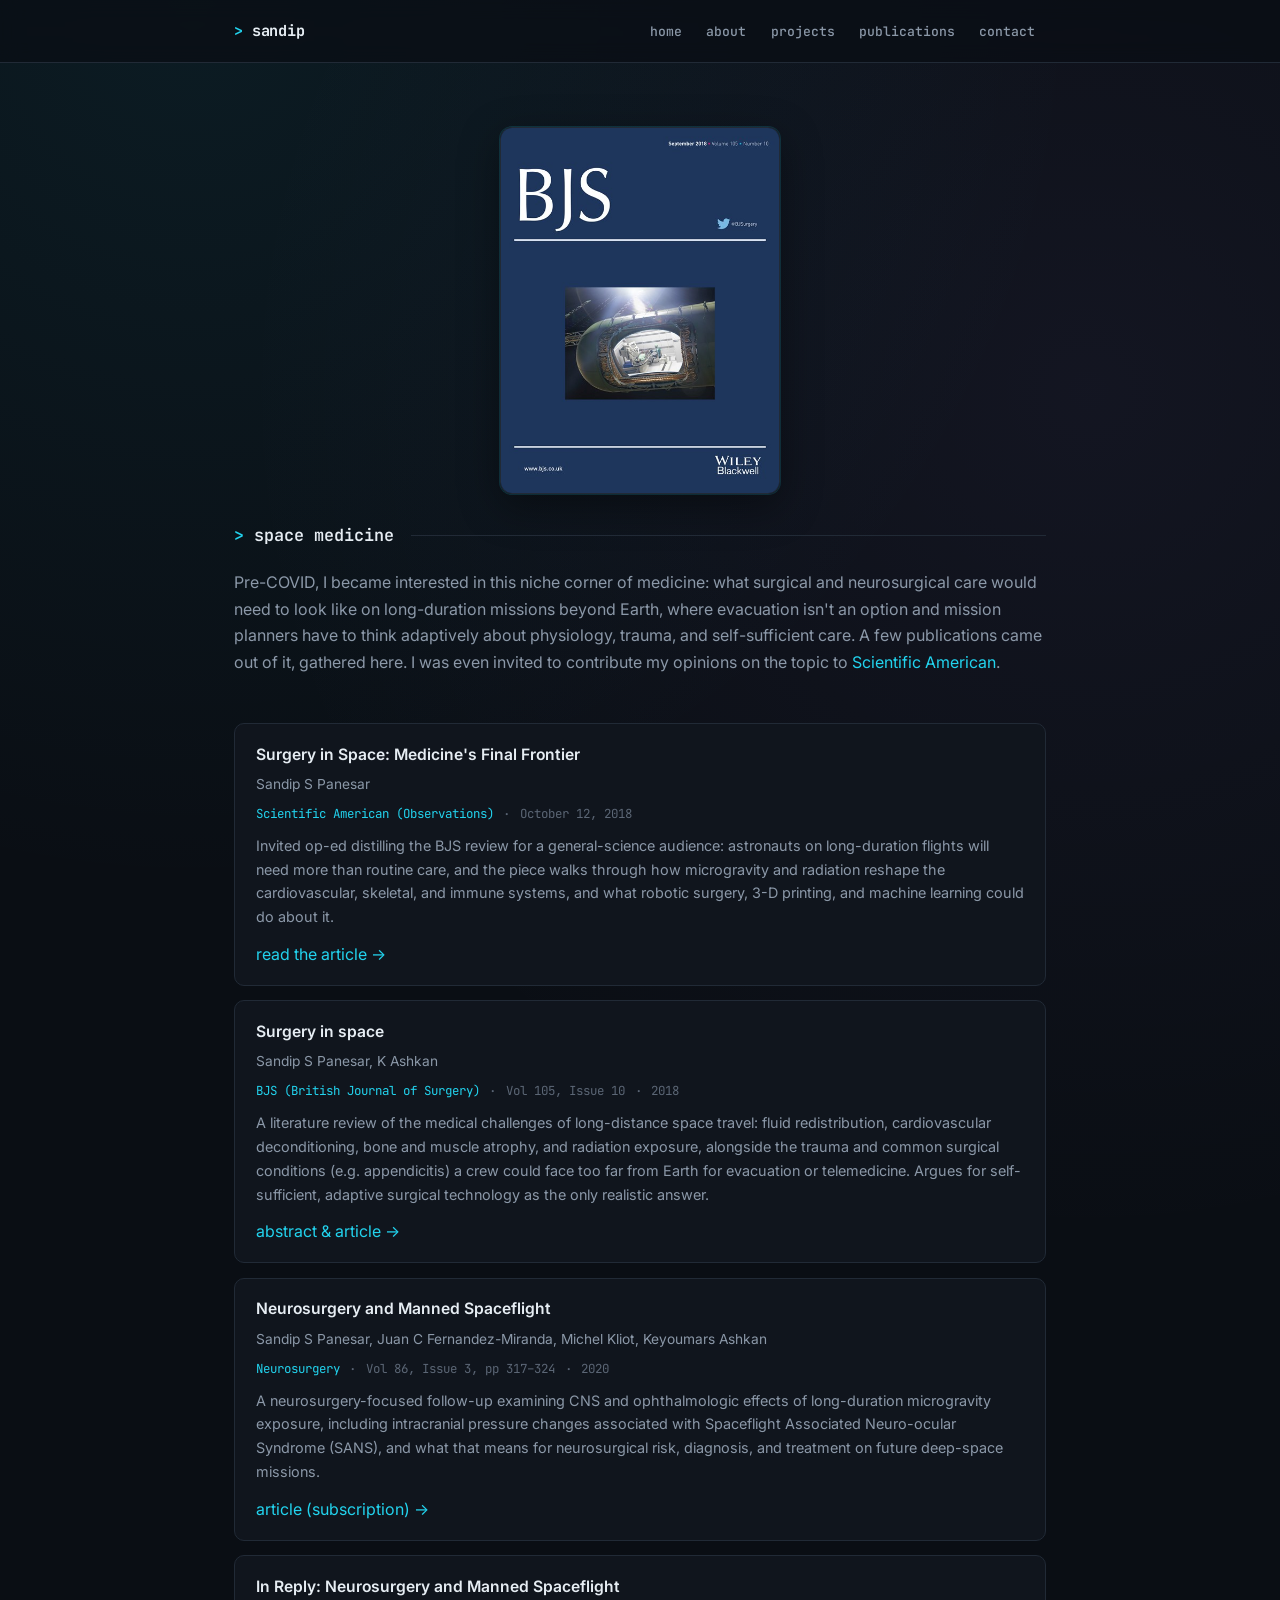
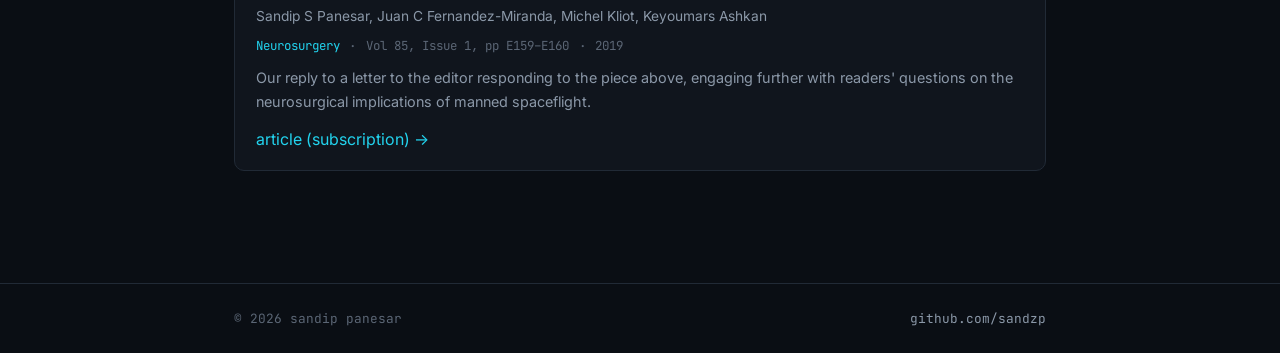
<file: space-medicine.html>
<!doctype html>
<html lang="en">
<head>
  <meta charset="utf-8" />
  <meta name="viewport" content="width=device-width, initial-scale=1" />
  <!-- Google tag (gtag.js) -->
  <script async src="https://www.googletagmanager.com/gtag/js?id=G-6E791XB782"></script>
  <script>
    window.dataLayer = window.dataLayer || [];
    function gtag(){dataLayer.push(arguments);}
    gtag('js', new Date());

    gtag('config', 'G-6E791XB782');
  </script>

  <title>Space Medicine &middot; Sandip Panesar</title>
  <meta name="description" content="Sandip Panesar's research on surgery, neurosurgery, and human physiology in spaceflight." />
  <link rel="preconnect" href="https://fonts.googleapis.com" />
  <link rel="preconnect" href="https://fonts.gstatic.com" crossorigin />
  <link
    href="https://fonts.googleapis.com/css2?family=Inter:wght@400;500;600;700&family=JetBrains+Mono:wght@400;500;700&display=swap"
    rel="stylesheet"
  />
  <link rel="stylesheet" href="css/style.css" />
</head>
<body>
  <header class="site-header">
    <div class="wrapper">
      <a class="site-title" href="index.html"><span class="prompt">&gt;</span> sandip<span class="cursor"></span></a>
      <nav class="site-nav">
        <ul>
          <li><a href="index.html">home</a></li>
          <li><a href="about.html">about</a></li>
          <li><a href="projects.html">projects</a></li>
          <li><a href="publications.html">publications</a></li>
          <li><a href="contact.html">contact</a></li>
        </ul>
      </nav>
    </div>
  </header>

  <main>
    <div class="wrapper">
      <section class="reveal">
        <img class="page-banner" src="assets/img/bjs-cover-105-10.jpeg" alt="Illustration of a surgical robot operating inside a spacecraft module, from the cover of BJS (British Journal of Surgery), Volume 105, Issue 10, September 2018" />
        <h2>space medicine</h2>
        <p style="color: var(--text-muted);">
          Pre-COVID, I became interested in this niche corner of medicine: what surgical and
          neurosurgical care would need to look like on long-duration missions beyond Earth, where
          evacuation isn't an option and mission planners have to think adaptively about physiology,
          trauma, and self-sufficient care. A few publications came out of it, gathered here. I was even
          invited to contribute my opinions on the topic to
          <a href="https://www.scientificamerican.com/blog/observations/surgery-in-space-medicines-final-frontier/" target="_blank" rel="noopener">Scientific American</a>.
        </p>
      </section>

      <section class="reveal">
        <ul class="pub-list">
          <li class="pub-item">
            <div class="pub-title">
              <span class="pub-title-text">Surgery in Space: Medicine's Final Frontier</span>
            </div>
            <p class="pub-authors">Sandip S Panesar</p>
            <div class="pub-meta">
              <span class="venue">Scientific American (Observations)</span><span>&middot;</span><span>October 12, 2018</span>
            </div>
            <p class="pub-desc">
              Invited op-ed distilling the BJS review for a general-science audience: astronauts on
              long-duration flights will need more than routine care, and the piece walks through how
              microgravity and radiation reshape the cardiovascular, skeletal, and immune systems, and
              what robotic surgery, 3-D printing, and machine learning could do about it.
            </p>
            <div class="links" style="margin-top: 0.75rem;">
              <a href="https://www.scientificamerican.com/blog/observations/surgery-in-space-medicines-final-frontier/" target="_blank" rel="noopener">read the article &rarr;</a>
            </div>
          </li>

          <li class="pub-item">
            <div class="pub-title">
              <span class="pub-title-text">Surgery in space</span>
            </div>
            <p class="pub-authors">Sandip S Panesar, K Ashkan</p>
            <div class="pub-meta">
              <span class="venue">BJS (British Journal of Surgery)</span><span>&middot;</span><span>Vol 105, Issue 10</span><span>&middot;</span><span>2018</span>
            </div>
            <p class="pub-desc">
              A literature review of the medical challenges of long-distance space travel: fluid
              redistribution, cardiovascular deconditioning, bone and muscle atrophy, and radiation
              exposure, alongside the trauma and common surgical conditions (e.g. appendicitis) a crew
              could face too far from Earth for evacuation or telemedicine. Argues for self-sufficient,
              adaptive surgical technology as the only realistic answer.
            </p>
            <div class="links" style="margin-top: 0.75rem;">
              <a href="https://doi.org/10.1002/bjs.10908" target="_blank" rel="noopener">abstract &amp; article &rarr;</a>
            </div>
          </li>

          <li class="pub-item">
            <div class="pub-title">
              <span class="pub-title-text">Neurosurgery and Manned Spaceflight</span>
            </div>
            <p class="pub-authors">Sandip S Panesar, Juan C Fernandez-Miranda, Michel Kliot, Keyoumars Ashkan</p>
            <div class="pub-meta">
              <span class="venue">Neurosurgery</span><span>&middot;</span><span>Vol 86, Issue 3, pp 317&ndash;324</span><span>&middot;</span><span>2020</span>
            </div>
            <p class="pub-desc">
              A neurosurgery-focused follow-up examining CNS and ophthalmologic effects of long-duration
              microgravity exposure, including intracranial pressure changes associated with Spaceflight
              Associated Neuro-ocular Syndrome (SANS), and what that means for neurosurgical risk,
              diagnosis, and treatment on future deep-space missions.
            </p>
            <div class="links" style="margin-top: 0.75rem;">
              <a href="https://www.ovid.com/jnls/neurosurgery/abstract/10.1093/neuros/nyy531~neurosurgery-and-manned-spaceflight?redirectionsource=fulltextview" target="_blank" rel="noopener">article (subscription) &rarr;</a>
            </div>
          </li>

          <li class="pub-item">
            <div class="pub-title">
              <span class="pub-title-text">In Reply: Neurosurgery and Manned Spaceflight</span>
            </div>
            <p class="pub-authors">Sandip S Panesar, Juan C Fernandez-Miranda, Michel Kliot, Keyoumars Ashkan</p>
            <div class="pub-meta">
              <span class="venue">Neurosurgery</span><span>&middot;</span><span>Vol 85, Issue 1, pp E159&ndash;E160</span><span>&middot;</span><span>2019</span>
            </div>
            <p class="pub-desc">
              Our reply to a letter to the editor responding to the piece above, engaging further with
              readers' questions on the neurosurgical implications of manned spaceflight.
            </p>
            <div class="links" style="margin-top: 0.75rem;">
              <a href="https://journals.lww.com/neurosurgery/fulltext/10.1093/neuros/nyz107~in-reply-neurosurgery-and-manned-spaceflight" target="_blank" rel="noopener">article (subscription) &rarr;</a>
            </div>
          </li>
        </ul>
      </section>
    </div>
  </main>

  <footer class="site-footer">
    <div class="wrapper">
      <span>&copy; <span id="year"></span> sandip panesar</span>
      <span><a href="https://github.com/sandzp">github.com/sandzp</a></span>
    </div>
  </footer>

  <script src="js/main.js"></script>
  <script>
    document.getElementById("year").textContent = new Date().getFullYear();
  </script>
</body>
</html>
</file>
<file: css/style.css>
/* ---------------------------------------------------------
   Design tokens
   Dark, techy theme — deliberate single look, not theme-switched.
--------------------------------------------------------- */
:root {
  --bg: #0a0e14;
  --bg-alt: #10151d;
  --bg-elevated: #141b25;
  --text: #e6edf3;
  --text-muted: #8b98a8;
  --text-dim: #5b6675;
  --border: #212a36;
  --border-hover: #2e3b4d;

  --accent: #22d3ee;      /* cyan */
  --accent-2: #a78bfa;    /* violet */
  --accent-grad: linear-gradient(90deg, var(--accent), var(--accent-2));
  --glow: rgba(34, 211, 238, 0.35);
  --glow-soft: rgba(34, 211, 238, 0.15);

  --mono: "JetBrains Mono", ui-monospace, SFMono-Regular, Menlo, Consolas, monospace;
  --sans: "Inter", -apple-system, BlinkMacSystemFont, "Segoe UI", Roboto, sans-serif;

  --max-width: 860px;
  color-scheme: dark;
}

* {
  box-sizing: border-box;
}

html {
  scroll-behavior: smooth;
}

body {
  margin: 0;
  background:
    radial-gradient(circle at 15% 0%, rgba(34, 211, 238, 0.07), transparent 40%),
    radial-gradient(circle at 85% 20%, rgba(167, 139, 250, 0.06), transparent 45%),
    var(--bg);
  color: var(--text);
  font-family: var(--sans);
  line-height: 1.65;
  -webkit-font-smoothing: antialiased;
}

a {
  color: var(--accent);
  text-decoration: none;
  transition: color 0.15s ease;
}

a:hover {
  color: var(--accent-2);
}

img {
  max-width: 100%;
  display: block;
}

code, .mono {
  font-family: var(--mono);
}

::selection {
  background: var(--glow-soft);
  color: var(--text);
}

/* ---------------------------------------------------------
   Layout
--------------------------------------------------------- */
.wrapper {
  max-width: var(--max-width);
  margin: 0 auto;
  padding: 0 1.5rem;
}

header.site-header {
  position: sticky;
  top: 0;
  z-index: 10;
  background: rgba(10, 14, 20, 0.75);
  backdrop-filter: blur(10px);
  -webkit-backdrop-filter: blur(10px);
  border-bottom: 1px solid var(--border);
}

header.site-header .wrapper {
  display: flex;
  align-items: center;
  justify-content: space-between;
  padding-top: 1.1rem;
  padding-bottom: 1.1rem;
}

.site-title {
  font-family: var(--mono);
  font-weight: 700;
  font-size: 0.95rem;
  color: var(--text);
  letter-spacing: -0.01em;
}

.site-title .prompt {
  color: var(--accent);
}

.site-title .cursor {
  display: inline-block;
  width: 0.5em;
  margin-left: 0.1em;
  border-right: 2px solid var(--accent);
  animation: blink 1s step-end infinite;
}

nav.site-nav ul {
  list-style: none;
  display: flex;
  flex-wrap: wrap;
  justify-content: flex-end;
  gap: 0.2rem;
  margin: 0;
  padding: 0;
}

nav.site-nav a {
  font-family: var(--mono);
  font-size: 0.82rem;
  color: var(--text-muted);
  font-weight: 500;
  padding: 0.4rem 0.6rem;
  border-radius: 6px;
  border: 1px solid transparent;
  white-space: nowrap;
}

nav.site-nav a:hover {
  color: var(--text);
  border-color: var(--border-hover);
  background: var(--bg-alt);
}

nav.site-nav a.active {
  color: var(--accent);
  border-color: var(--glow-soft);
  background: rgba(34, 211, 238, 0.06);
}

main {
  padding: 4rem 0;
  min-height: 60vh;
}

footer.site-footer {
  border-top: 1px solid var(--border);
  color: var(--text-dim);
  font-family: var(--mono);
  font-size: 0.8rem;
}

footer.site-footer .wrapper {
  padding-top: 1.5rem;
  padding-bottom: 1.5rem;
  display: flex;
  justify-content: space-between;
  flex-wrap: wrap;
  gap: 0.5rem;
}

footer.site-footer a {
  color: var(--text-muted);
}

footer.site-footer a:hover {
  color: var(--accent);
}

/* ---------------------------------------------------------
   Hero (home page)
--------------------------------------------------------- */
.eyebrow {
  font-family: var(--mono);
  color: var(--accent);
  font-size: 0.9rem;
  margin: 0 0 1rem;
  display: flex;
  align-items: center;
  gap: 0.5rem;
}

.eyebrow::before {
  content: "//";
  color: var(--text-dim);
}

.hero h1 {
  font-size: clamp(2.2rem, 5vw, 3.2rem);
  line-height: 1.15;
  margin: 0 0 1rem;
  letter-spacing: -0.02em;
}

.hero h1 .gradient {
  background: var(--accent-grad);
  -webkit-background-clip: text;
  background-clip: text;
  -webkit-text-fill-color: transparent;
  color: transparent;
}

.hero p.tagline {
  color: var(--text-muted);
  font-size: 1.15rem;
  max-width: 46ch;
  margin: 0 0 2rem;
}

.hero .actions {
  display: flex;
  gap: 1rem;
  flex-wrap: wrap;
}

.btn {
  display: inline-flex;
  align-items: center;
  gap: 0.4rem;
  padding: 0.65rem 1.2rem;
  border-radius: 8px;
  font-weight: 600;
  font-size: 0.92rem;
  font-family: var(--sans);
  border: 1px solid transparent;
  transition: all 0.18s ease;
}

.btn:hover {
  text-decoration: none;
}

.btn.primary {
  background: var(--accent-grad);
  color: #061019;
}

.btn.primary:hover {
  box-shadow: 0 0 0 1px var(--glow), 0 0 24px var(--glow);
  transform: translateY(-1px);
  color: #061019;
}

.btn.secondary {
  color: var(--text);
  border-color: var(--border-hover);
  background: var(--bg-alt);
}

.btn.secondary:hover {
  border-color: var(--accent);
  color: var(--accent);
  transform: translateY(-1px);
}

/* ---------------------------------------------------------
   Sections
--------------------------------------------------------- */
section {
  margin-bottom: 3rem;
}

section h2 {
  font-family: var(--mono);
  font-size: 1.05rem;
  font-weight: 600;
  color: var(--text);
  margin-bottom: 1.25rem;
  display: flex;
  align-items: center;
  gap: 0.6rem;
}

section h2::before {
  content: ">";
  color: var(--accent);
}

section h2::after {
  content: "";
  flex: 1;
  height: 1px;
  background: var(--border);
  margin-left: 0.5rem;
}

/* ---------------------------------------------------------
   Stat tiles (about page highlights)
--------------------------------------------------------- */
.stat-grid {
  display: grid;
  grid-template-columns: repeat(auto-fit, minmax(180px, 1fr));
  gap: 1rem;
}

.stat {
  border: 1px solid var(--border);
  border-radius: 10px;
  padding: 1.25rem 1.4rem;
  background: var(--bg-alt);
}

.stat .value {
  font-family: var(--sans);
  font-size: clamp(1.75rem, 3.5vw, 2.25rem);
  font-weight: 700;
  line-height: 1.1;
  background: var(--accent-grad);
  -webkit-background-clip: text;
  background-clip: text;
  -webkit-text-fill-color: transparent;
  color: transparent;
}

.stat .label {
  display: block;
  margin-top: 0.4rem;
  color: var(--text-muted);
  font-size: 0.85rem;
}

/* ---------------------------------------------------------
   Timeline (career / education)
--------------------------------------------------------- */
.timeline {
  display: flex;
  flex-direction: column;
  gap: 1.85rem;
  list-style: none;
  border-left: 1px solid var(--border);
  padding-left: 1.5rem;
  margin: 0;
}

.timeline-item {
  position: relative;
}

.timeline-item::before {
  content: "";
  position: absolute;
  left: calc(-1.5rem - 4.5px);
  top: 0.4rem;
  width: 8px;
  height: 8px;
  border-radius: 50%;
  background: var(--accent);
  box-shadow: 0 0 8px var(--glow);
}

.timeline-header {
  display: flex;
  justify-content: space-between;
  align-items: baseline;
  flex-wrap: wrap;
  gap: 0.35rem 1rem;
  margin-bottom: 0.4rem;
}

.timeline-role {
  font-family: var(--mono);
  font-weight: 600;
  font-size: 0.95rem;
  color: var(--text);
}

.timeline-role .company {
  color: var(--accent);
}

.timeline-meta {
  font-family: var(--mono);
  font-size: 0.78rem;
  color: var(--text-dim);
  white-space: nowrap;
}

.timeline-desc {
  margin: 0;
  color: var(--text-muted);
  font-size: 0.92rem;
}

.timeline-desc + .timeline-desc {
  margin-top: 0.3rem;
}

/* ---------------------------------------------------------
   Skill groups (about page)
--------------------------------------------------------- */
.skill-group {
  margin-bottom: 1.1rem;
}

.skill-group:last-child {
  margin-bottom: 0;
}

.skill-group .group-label {
  font-family: var(--mono);
  font-size: 0.78rem;
  color: var(--text-dim);
  text-transform: uppercase;
  letter-spacing: 0.04em;
  display: block;
  margin-bottom: 0.6rem;
}

/* ---------------------------------------------------------
   Publications list
--------------------------------------------------------- */
.pub-list {
  list-style: none;
  padding: 0;
  margin: 0;
  display: flex;
  flex-direction: column;
  gap: 0.9rem;
}

.pub-item {
  border: 1px solid var(--border);
  border-radius: 10px;
  padding: 1.1rem 1.3rem;
  background: var(--bg-alt);
  transition: border-color 0.15s ease;
}

.pub-item:hover {
  border-color: var(--border-hover);
}

.pub-title {
  display: flex;
  align-items: baseline;
  gap: 0.6rem;
  font-weight: 600;
  color: var(--text);
  font-size: 0.98rem;
}

.pub-rank {
  flex: 0 0 auto;
  font-family: var(--mono);
  font-weight: 400;
  color: var(--text-dim);
  font-size: 0.8rem;
}

.pub-title-text {
  flex: 1 1 auto;
}

.pub-authors {
  color: var(--text-muted);
  font-size: 0.86rem;
  margin: 0.35rem 0 0;
}

.pub-meta {
  display: flex;
  align-items: center;
  flex-wrap: wrap;
  gap: 0.6rem;
  margin-top: 0.5rem;
  font-family: var(--mono);
  font-size: 0.78rem;
  color: var(--text-dim);
}

.pub-meta .venue {
  color: var(--accent);
}

.pub-meta .citations {
  border: 1px solid var(--border);
  border-radius: 999px;
  padding: 0.1rem 0.6rem;
}

.pub-desc {
  color: var(--text-muted);
  font-size: 0.9rem;
  margin: 0.6rem 0 0;
}

.page-banner {
  display: block;
  width: 100%;
  max-width: 280px;
  height: auto;
  margin: 0 auto 1.75rem;
  border-radius: 12px;
  border: 1px solid var(--border);
  box-shadow: 0 0 0 1px var(--glow-soft), 0 12px 40px rgba(0, 0, 0, 0.4);
}

/* Larger frame for technical diagrams meant to be read, not just glanced at */
.diagram {
  display: block;
  width: 100%;
  max-width: 560px;
  height: auto;
  margin: 0 auto 1.75rem;
  border-radius: 12px;
  border: 1px solid var(--border);
  box-shadow: 0 0 0 1px var(--glow-soft), 0 12px 40px rgba(0, 0, 0, 0.4);
}

/* ---------------------------------------------------------
   Cards (projects)
--------------------------------------------------------- */
.card-grid {
  display: grid;
  grid-template-columns: repeat(auto-fill, minmax(240px, 1fr));
  gap: 1.25rem;
}

.card {
  position: relative;
  border: 1px solid var(--border);
  border-radius: 10px;
  padding: 1.4rem;
  background: var(--bg-alt);
  transition: border-color 0.2s ease, transform 0.2s ease, box-shadow 0.2s ease;
  overflow: hidden;
}

.card::before {
  content: "";
  position: absolute;
  inset: 0 0 auto 0;
  height: 2px;
  background: var(--accent-grad);
  opacity: 0;
  transition: opacity 0.2s ease;
}

.card:hover {
  border-color: var(--border-hover);
  transform: translateY(-3px);
  box-shadow: 0 8px 30px rgba(0, 0, 0, 0.35), 0 0 0 1px var(--glow-soft);
}

.card:hover::before {
  opacity: 1;
}

.card h3 {
  margin-top: 0;
  margin-bottom: 0.5rem;
  font-size: 1.02rem;
  font-family: var(--mono);
}

.card p {
  color: var(--text-muted);
  font-size: 0.92rem;
  margin-bottom: 1rem;
}

.card .links {
  display: flex;
  gap: 1rem;
  font-family: var(--mono);
  font-size: 0.82rem;
  font-weight: 600;
}

/* ---------------------------------------------------------
   Skill tags (about page)
--------------------------------------------------------- */
.tag-list {
  display: flex;
  flex-wrap: wrap;
  gap: 0.6rem;
  list-style: none;
  padding: 0;
  margin: 0;
}

.tag-list li {
  font-family: var(--mono);
  font-size: 0.82rem;
  color: var(--text-muted);
  border: 1px solid var(--border);
  border-radius: 999px;
  padding: 0.35rem 0.85rem;
  background: var(--bg-alt);
  transition: border-color 0.15s ease, color 0.15s ease;
}

.tag-list li:hover {
  border-color: var(--accent);
  color: var(--accent);
}

.bio p {
  color: var(--text-muted);
}

/* ---------------------------------------------------------
   Contact
--------------------------------------------------------- */
.contact-list {
  list-style: none;
  padding: 0;
  display: flex;
  flex-direction: column;
  gap: 0;
  border: 1px solid var(--border);
  border-radius: 10px;
  overflow: hidden;
}

.contact-list li {
  display: flex;
  align-items: center;
  gap: 0.75rem;
  padding: 1rem 1.25rem;
  background: var(--bg-alt);
  border-bottom: 1px solid var(--border);
}

.contact-list li:last-child {
  border-bottom: none;
}

.contact-list .label {
  font-family: var(--mono);
  color: var(--text-dim);
  font-size: 0.85rem;
  min-width: 5.5rem;
}

.contact-list a {
  font-weight: 600;
  color: var(--text);
}

.contact-list a:hover {
  color: var(--accent);
}

/* ---------------------------------------------------------
   Scroll reveal (progressive enhancement, see main.js)
--------------------------------------------------------- */
.reveal {
  opacity: 0;
  transform: translateY(14px);
  transition: opacity 0.5s ease, transform 0.5s ease;
}

.reveal.is-visible {
  opacity: 1;
  transform: translateY(0);
}

/* ---------------------------------------------------------
   Misc
--------------------------------------------------------- */
@keyframes blink {
  50% {
    border-color: transparent;
  }
}

/* ---------------------------------------------------------
   Responsive
--------------------------------------------------------- */
@media (max-width: 700px) {
  header.site-header .wrapper {
    flex-direction: column;
    align-items: flex-start;
    gap: 0.75rem;
  }

  nav.site-nav ul {
    justify-content: flex-start;
  }
}

@media (max-width: 600px) {
  .contact-list li {
    flex-direction: column;
    align-items: flex-start;
    gap: 0.25rem;
  }
}

/* Respect reduced-motion preferences */
@media (prefers-reduced-motion: reduce) {
  html {
    scroll-behavior: auto;
  }

  .reveal {
    opacity: 1;
    transform: none;
    transition: none;
  }

  .site-title .cursor {
    animation: none;
  }
}
</file>
